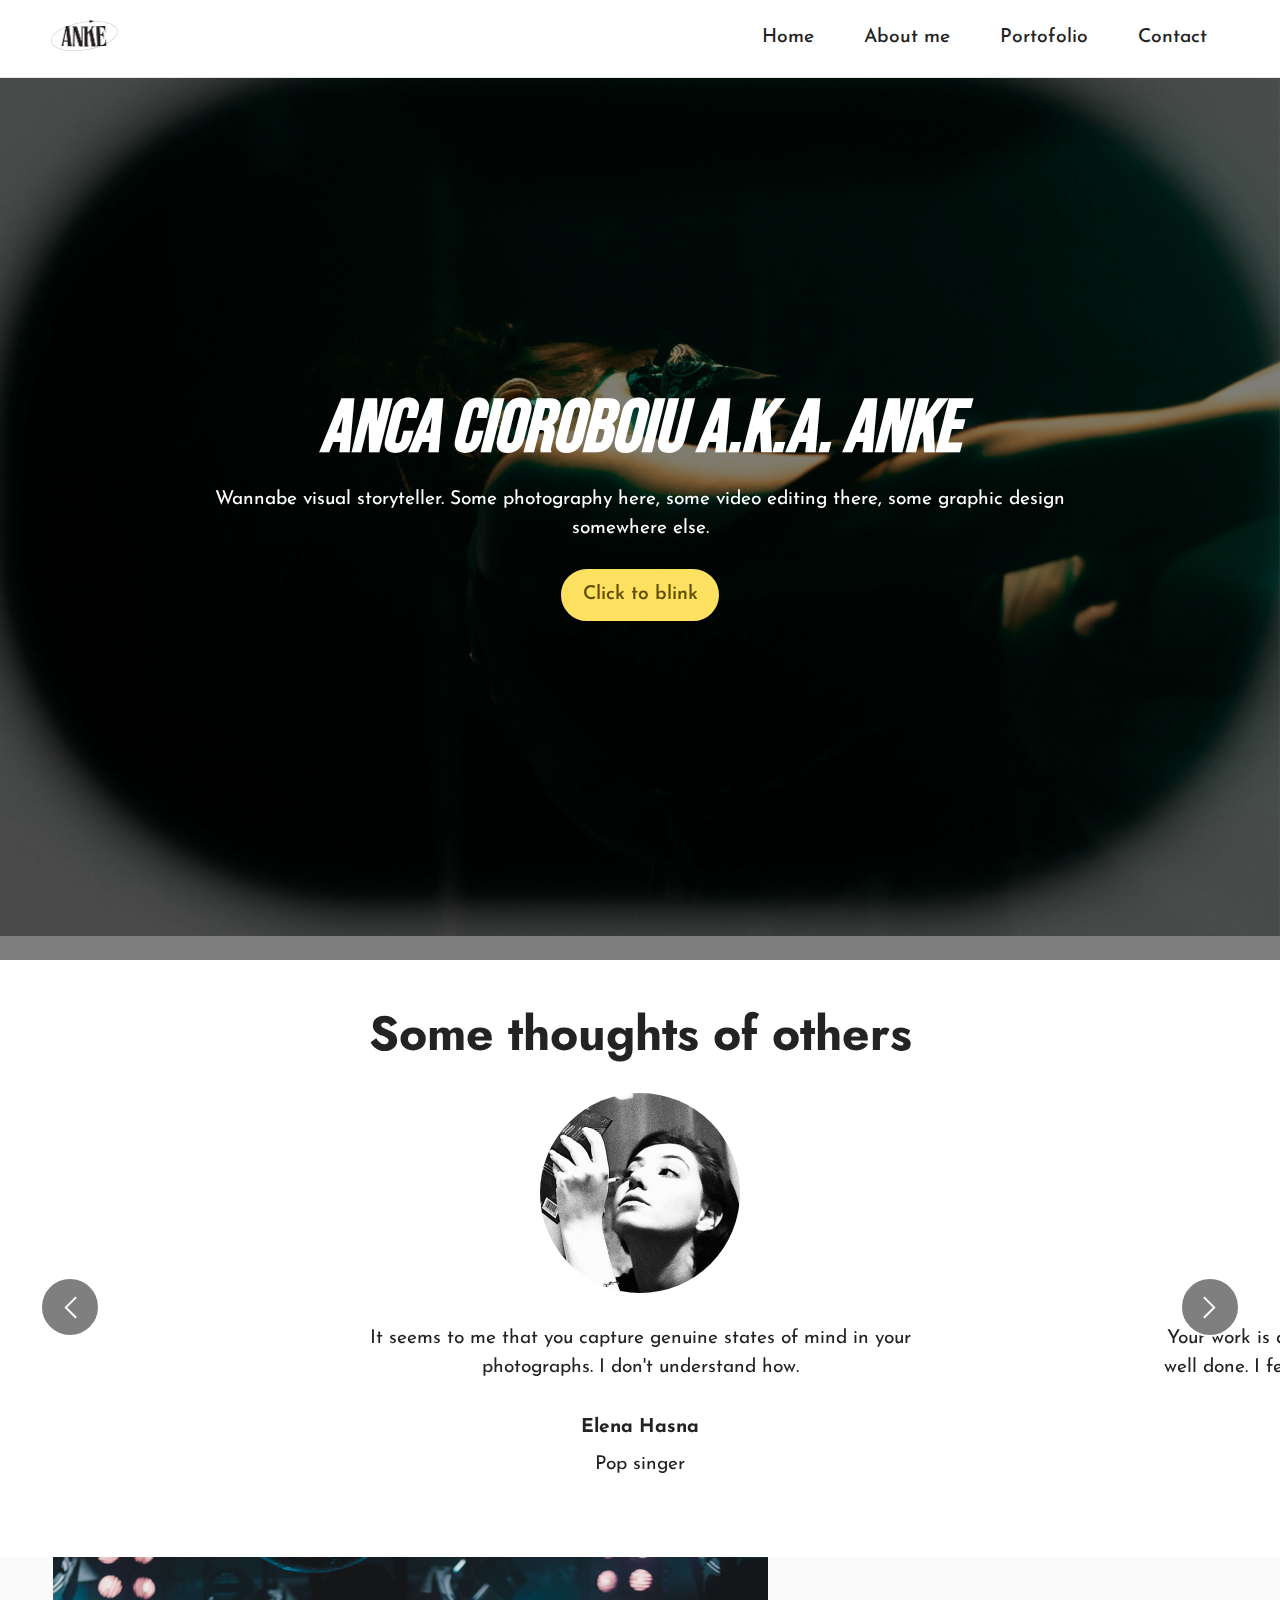
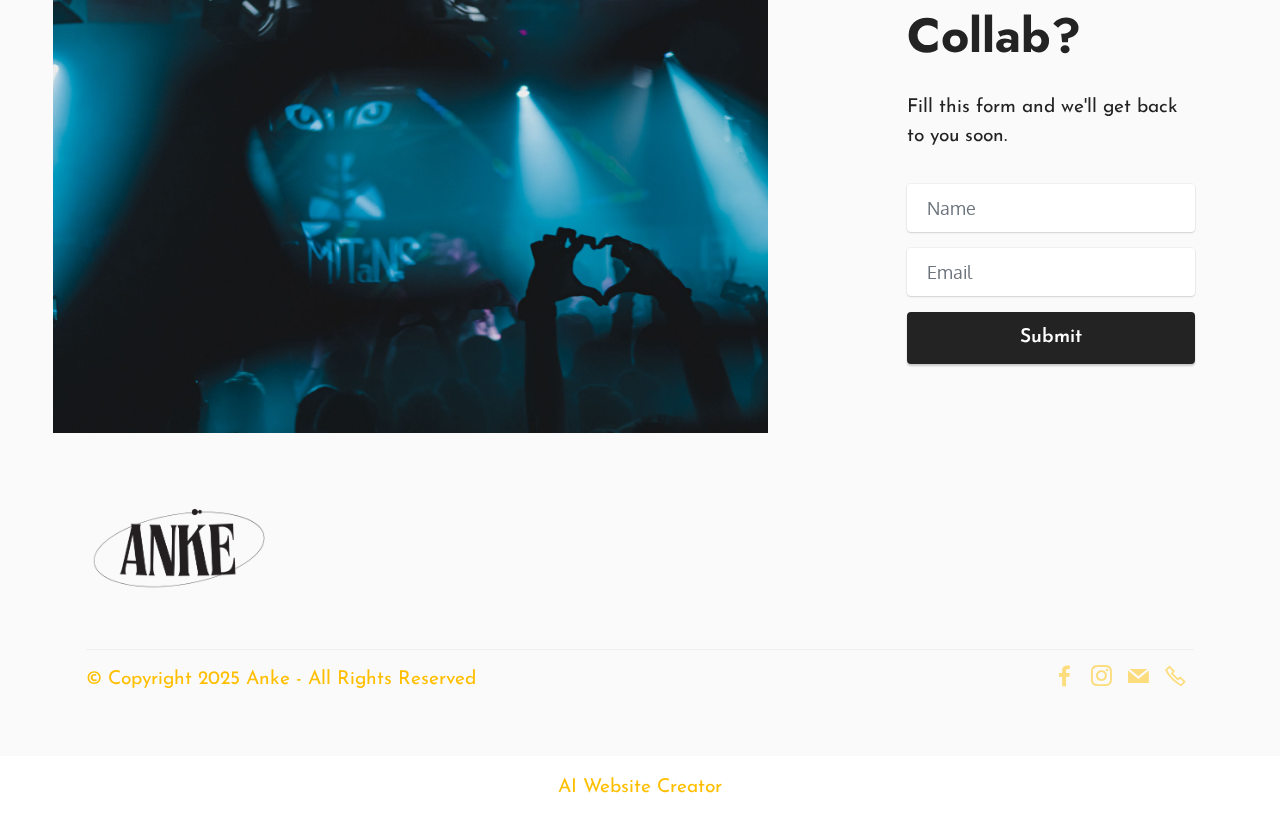
<file: index.html>
<!DOCTYPE html>
<html  >
<head>
  <!-- Site made with Mobirise Website Builder v5.6.8, https://mobirise.com -->
  <meta charset="UTF-8">
  <meta http-equiv="X-UA-Compatible" content="IE=edge">
  <meta name="generator" content="Mobirise v5.6.8, mobirise.com">
  <meta name="twitter:card" content="summary_large_image"/>
  <meta name="twitter:image:src" content="">
  <meta property="og:image" content="">
  <meta name="twitter:title" content="Home">
  <meta name="viewport" content="width=device-width, initial-scale=1, minimum-scale=1">
  <link rel="shortcut icon" href="assets/images/untitled-design-13-145x122.png" type="image/x-icon">
  <meta name="description" content="">
  
  
  <title>Home</title>
  <link rel="stylesheet" href="assets/web/assets/mobirise-icons2/mobirise2.css">
  <link rel="stylesheet" href="assets/bootstrap/css/bootstrap.min.css">
  <link rel="stylesheet" href="assets/bootstrap/css/bootstrap-grid.min.css">
  <link rel="stylesheet" href="assets/bootstrap/css/bootstrap-reboot.min.css">
  <link rel="stylesheet" href="assets/parallax/jarallax.css">
  <link rel="stylesheet" href="assets/dropdown/css/style.css">
  <link rel="stylesheet" href="assets/socicon/css/styles.css">
  <link rel="stylesheet" href="assets/theme/css/style.css">
  <link rel="preload" href="https://fonts.googleapis.com/css?family=Bebas+Neue:400&display=swap" as="style" onload="this.onload=null;this.rel='stylesheet'">
  <noscript><link rel="stylesheet" href="https://fonts.googleapis.com/css?family=Bebas+Neue:400&display=swap"></noscript>
  <link rel="preload" href="https://fonts.googleapis.com/css?family=Jost:100,200,300,400,500,600,700,800,900,100i,200i,300i,400i,500i,600i,700i,800i,900i&display=swap" as="style" onload="this.onload=null;this.rel='stylesheet'">
  <noscript><link rel="stylesheet" href="https://fonts.googleapis.com/css?family=Jost:100,200,300,400,500,600,700,800,900,100i,200i,300i,400i,500i,600i,700i,800i,900i&display=swap"></noscript>
  <link rel="preload" href="https://fonts.googleapis.com/css?family=Josefin+Sans:100,200,300,400,500,600,700,100i,200i,300i,400i,500i,600i,700i&display=swap" as="style" onload="this.onload=null;this.rel='stylesheet'">
  <noscript><link rel="stylesheet" href="https://fonts.googleapis.com/css?family=Josefin+Sans:100,200,300,400,500,600,700,100i,200i,300i,400i,500i,600i,700i&display=swap"></noscript>
  <link rel="preload" href="https://fonts.googleapis.com/css?family=Oxygen:300,400,700&display=swap" as="style" onload="this.onload=null;this.rel='stylesheet'">
  <noscript><link rel="stylesheet" href="https://fonts.googleapis.com/css?family=Oxygen:300,400,700&display=swap"></noscript>
  <link rel="preload" as="style" href="assets/mobirise/css/mbr-additional.css"><link rel="stylesheet" href="assets/mobirise/css/mbr-additional.css" type="text/css">
  
  
  
  
</head>
<body>
  
  <section data-bs-version="5.1" class="menu cid-s48OLK6784" once="menu" id="menu1-h">
    
    <nav class="navbar navbar-dropdown navbar-fixed-top navbar-expand-lg">
        <div class="container-fluid">
            <div class="navbar-brand">
                <span class="navbar-logo">
                    
                        <a href="index.html#header6-m"><img src="assets/images/untitled-design-13-145x122.png" alt="Anca Cioroboiu - Logo" style="height: 3.8rem;"></a>
                    
                </span>
                
            </div>
            <button class="navbar-toggler" type="button" data-toggle="collapse" data-bs-toggle="collapse" data-target="#navbarSupportedContent" data-bs-target="#navbarSupportedContent" aria-controls="navbarNavAltMarkup" aria-expanded="false" aria-label="Toggle navigation">
                <div class="hamburger">
                    <span></span>
                    <span></span>
                    <span></span>
                    <span></span>
                </div>
            </button>
            <div class="collapse navbar-collapse" id="navbarSupportedContent">
                <ul class="navbar-nav nav-dropdown nav-right" data-app-modern-menu="true"><li class="nav-item"><a class="nav-link link text-black text-primary display-7" href="index.html#header6-m">Home</a></li><li class="nav-item"><a class="nav-link link text-black text-primary display-7" href="page1.html#image2-w">About me</a></li><li class="nav-item"><a class="nav-link link text-black text-primary display-7" href="page2.html#slider1-11">Portofolio</a></li>
                    <li class="nav-item"><a class="nav-link link text-black text-primary display-7" href="page3.html#contacts2-16">Contact</a></li></ul>
                
                
            </div>
        </div>
    </nav>

</section>

<section data-bs-version="5.1" class="header6 cid-t6py4Wg7vA mbr-fullscreen mbr-parallax-background" id="header6-m">

    

    
    <div class="mbr-overlay" style="opacity: 0.5; background-color: rgb(0, 0, 0);"></div>

    <div class="align-center container">
        <div class="row justify-content-center">
            <div class="col-12 col-lg-10">
                <h1 class="mbr-section-title mbr-fonts-style mbr-white mb-3 display-1"><strong><em>anca cioroboiu a.k.a. anke</em></strong></h1>
                
                <p class="mbr-text mbr-white mbr-fonts-style display-7">Wannabe visual storyteller. Some photography here, some video editing there, some graphic design somewhere else.</p>
                <div class="mbr-section-btn mt-3"><a class="btn btn-warning display-7" href="page2.html#slider1-11">Click to blink</a></div>
            </div>
        </div>
    </div>
</section>

<section data-bs-version="5.1" class="people5 mbr-embla cid-tYQ2dhOwfj" id="people5-18">

    

    
    

    <div class="position-relative text-center">
        <h3 class="mb-4 mbr-fonts-style display-2"><strong>Some thoughts of others</strong></h3>

        <div class="embla" data-skip-snaps="true" data-align="center" data-loop="true" data-auto-play-interval="5" data-draggable="true">
            <div class="embla__viewport container-fluid">
                <div class="embla__container">
                    <div class="embla__slide slider-image item" style="margin-left: 7rem; margin-right: 7rem;">
                        <div class="user">
                            <div class="user_image">
                                <div class="item-wrapper position-relative">
                                    <img src="assets/images/131923716-2131380910332774-8107667349752411498-n-600x400.jpeg" alt="Mobirise Website Builder">
                                </div>
                            </div>
                            <div class="user_text mb-4">
                                <p class="mbr-fonts-style display-7">
                                    It seems to me that you capture genuine states of mind in your photographs. I don't understand how.
                                </p>
                            </div>
                            <div class="user_name mbr-fonts-style mb-2 display-7">
                                <strong>Elena Hasna</strong></div>
                            <div class="user_desk mbr-fonts-style display-7">Pop singer</div>
                        </div>
                    </div>
                    <div class="embla__slide slider-image item" style="margin-left: 7rem; margin-right: 7rem;">
                        <div class="user">
                            <div class="user_image">
                                <div class="item-wrapper position-relative">
                                    <img src="assets/images/e528fa4a-3dd9-4957-a315-238f0a049b71-600x400.jpg" alt="Mobirise Website Builder">
                                </div>
                            </div>
                            <div class="user_text mb-4">
                                <p class="mbr-fonts-style display-7">
                                    Your work is divine, I love it. The photos are very beautiful and well done. I feel like it's not demonstrative, you're doing this for you.
                                </p>
                            </div>
                            <div class="user_name mbr-fonts-style mb-2 display-7">
                                <strong>Corina Cacovean</strong></div>
                            <div class="user_desk mbr-fonts-style display-7">
                                Advertiser</div>
                        </div>
                    </div>
                    <div class="embla__slide slider-image item" style="margin-left: 7rem; margin-right: 7rem;">
                        <div class="user">
                            <div class="user_image">
                                <div class="item-wrapper position-relative">
                                    <img src="assets/images/bd50dbf0-5a66-4d3e-a15a-261fc83eeac5-2-600x400.jpg" alt="Mobirise Website Builder">
                                </div>
                            </div>
                            <div class="user_text mb-4">
                                <p class="mbr-fonts-style display-7">All is cool, I guess.</p>
                            </div>
                            <div class="user_name mbr-fonts-style mb-2 display-7"><strong>Monica Cioroboiu</strong></div>
                            <div class="user_desk mbr-fonts-style display-7">
                                Engineer and actual mother</div>
                        </div>
                    </div>
                </div>
            </div>
            <button class="embla__button embla__button--prev">
                <span class="mobi-mbri mobi-mbri-arrow-prev mbr-iconfont" aria-hidden="true"></span>
                <span class="sr-only visually-hidden visually-hidden">Previous</span>
            </button>
            <button class="embla__button embla__button--next">
                <span class="mobi-mbri mobi-mbri-arrow-next mbr-iconfont" aria-hidden="true"></span>
                <span class="sr-only visually-hidden visually-hidden">Next</span>
            </button>
        </div>
    </div>
</section>

<section data-bs-version="5.1" class="form3 cid-tYPr1bELdk" id="form3-o">

    

    

    <div class="container-fluid">
        <div class="row justify-content-center">
            <div class="col-lg-7 col-12">
                <div class="image-wrapper">
                    <img class="w-100" src="assets/images/adulti-171-1855x1236.jpg" alt="Mobirise Website Builder">
                </div>
            </div>
            <div class="col-lg-3 offset-lg-1 mbr-form" data-form-type="formoid">
                <form action="https://mobirise.eu/" method="POST" class="mbr-form form-with-styler" data-form-title="Form Name"><input type="hidden" name="email" data-form-email="true" value="SonGfUoWHGMnHVTkxbGV7SLzUt/4sdLHb4ixZmamK+0QLruNjCxHnq2cgWN+zf8exJNeJGjxabU+40E6xHf2LqdXk8ep8L6SwglES3m/UvVKAqrUXWc8HlTXPXU7K0Ta">
                    <div class="row">
                        <div hidden="hidden" data-form-alert="" class="alert alert-success col-12">Thanks for filling out the form!</div>
                        <div hidden="hidden" data-form-alert-danger="" class="alert alert-danger col-12">
                            Oops...! some problem!
                        </div>
                    </div>
                    <div class="dragArea row">
                        <div class="col-lg-12 col-md-12 col-sm-12">
                            <h1 class="mbr-section-title mb-4 display-2">
                                <strong>Collab?</strong></h1>
                        </div>
                        <div class="col-lg-12 col-md-12 col-sm-12">
                            <p class="mbr-text mbr-fonts-style mb-4 display-7">Fill this form and we'll get back to you
                                soon.</p>
                        </div>
                        <div data-for="name" class="col-lg-12 col-md col-sm-12 form-group mb-3">
                            <input type="text" name="name" placeholder="Name" data-form-field="name" class="form-control" value="" id="name-form3-o">
                        </div>
                        <div class="col-lg-12 col-md col-sm-12 form-group mb-3" data-for="email">
                            <input type="email" name="email" placeholder="Email" data-form-field="email" class="form-control" value="" id="email-form3-o">
                        </div>
                        <div class="col-md-auto col-12 mbr-section-btn"><button type="submit" class="btn btn-black display-7">Submit</button></div>
                    </div>
                </form>
            </div>
            <div class="offset-lg-1"></div>
        </div>
    </div>
</section>

<section data-bs-version="5.1" class="footer5 cid-tYPrKRsF1f" once="footers" id="footer5-q">

    

    

    <div class="container">
        <div class="media-container-row">
            <div class="col-md-2 col-6">
                <div class="media-wrap">
                    <a href="index.html#header6-m">
                        <img src="assets/images/untitled-design-12-429x360.png" alt="Mobirise Website Builder">
                    </a>
                </div>
            </div>
            <div class="col-10 col-6">
                <p class="mbr-text align-right links mbr-fonts-style display-7">&nbsp; &nbsp; &nbsp; &nbsp; &nbsp; &nbsp; &nbsp; &nbsp; &nbsp; &nbsp; &nbsp; &nbsp; &nbsp;</p>
            </div>
        </div>
        <!-- <div class="media-container-row">
            <div class="col-md-12"> -->
        <div class="footer-lower">
            <div class="media-container-row">
                <div class="col-md-12">
                    <hr>
                </div>
            </div>
            <div class="media-container-row">
                <div class="col-md-6 copyright">
                    <p class="mbr-text mbr-fonts-style display-7">
                        © Copyright 2025 Anke - All Rights Reserved
                    </p>
                </div>
                <div class="col-md-6">
                    <div class="social-list align-right">
                        <div class="soc-item">
                            <a href="http://www.facebook.com/anca.crb" target="_blank">
                                <span class="mbr-iconfont mbr-iconfont-social socicon-facebook socicon" style="color: rgb(255, 191, 0); fill: rgb(255, 191, 0);"></span>
                            </a>
                        </div>
                        <div class="soc-item">
                            <a href="http://instagram.com/76___1" target="_blank">
                                <span class="mbr-iconfont mbr-iconfont-social socicon-instagram socicon" style="color: rgb(255, 191, 0); fill: rgb(255, 191, 0);"></span>
                            </a>
                        </div>
                        <div class="soc-item">
                            <a href="mailto:anca.cioroboiu@gmail.com">
                                <span class="mbr-iconfont mbr-iconfont-social socicon-mail socicon" style="color: rgb(255, 191, 0); fill: rgb(255, 191, 0);"></span>
                            </a>
                        </div>
                        <div class="soc-item">
                            <a href="tel:+4 0724228913">
                                <span class="mbr-iconfont mbr-iconfont-social mobi-mbri-phone mobi-mbri" style="color: rgb(255, 191, 0); fill: rgb(255, 191, 0);"></span>
                            </a>
                        </div>
                        
                        
                    </div>
                </div>
            </div>
            <!-- </div>
            </div> -->
        </div>

    </div>
</section><section class="display-7" style="padding: 0;align-items: center;justify-content: center;flex-wrap: wrap;    align-content: center;display: flex;position: relative;height: 4rem;"><a href="https://mobiri.se/" style="flex: 1 1;height: 4rem;position: absolute;width: 100%;z-index: 1;"><img alt="" style="height: 4rem;" src="[data-uri]"></a><p style="margin: 0;text-align: center;" class="display-7">&#8204;</p><a style="z-index:1" href="https://mobirise.com/builder/ai-website-builder.html">AI Website Creator</a></section><script src="assets/bootstrap/js/bootstrap.bundle.min.js"></script>  <script src="assets/parallax/jarallax.js"></script>  <script src="assets/smoothscroll/smooth-scroll.js"></script>  <script src="assets/ytplayer/index.js"></script>  <script src="assets/dropdown/js/navbar-dropdown.js"></script>  <script src="assets/embla/embla.min.js"></script>  <script src="assets/embla/script.js"></script>  <script src="assets/theme/js/script.js"></script>  <script src="assets/formoid/formoid.min.js"></script>  
  
  
</body>
</html>
</file>
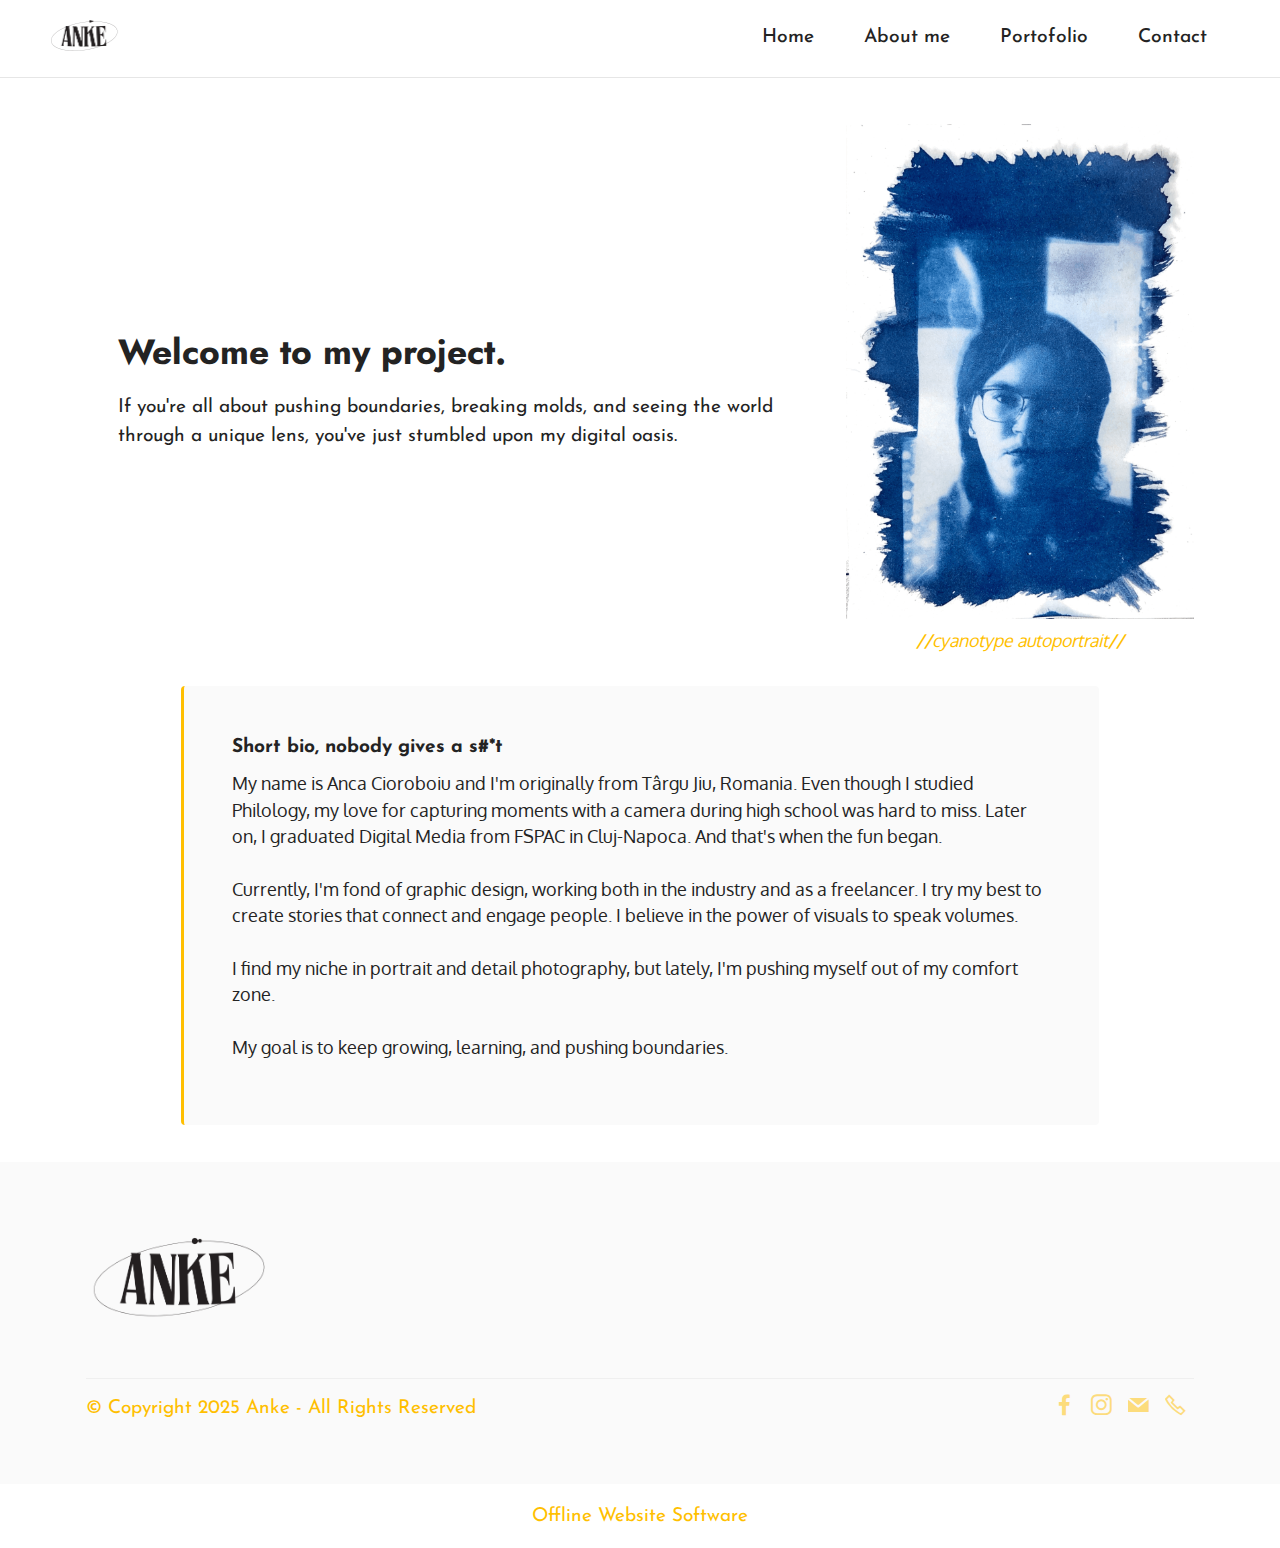
<file: page1.html>
<!DOCTYPE html>
<html  >
<head>
  <!-- Site made with Mobirise Website Builder v5.6.8, https://mobirise.com -->
  <meta charset="UTF-8">
  <meta http-equiv="X-UA-Compatible" content="IE=edge">
  <meta name="generator" content="Mobirise v5.6.8, mobirise.com">
  <meta name="twitter:card" content="summary_large_image"/>
  <meta name="twitter:image:src" content="">
  <meta property="og:image" content="">
  <meta name="twitter:title" content="About me">
  <meta name="viewport" content="width=device-width, initial-scale=1, minimum-scale=1">
  <link rel="shortcut icon" href="assets/images/untitled-design-13-145x122.png" type="image/x-icon">
  <meta name="description" content="">
  
  
  <title>About me</title>
  <link rel="stylesheet" href="assets/web/assets/mobirise-icons2/mobirise2.css">
  <link rel="stylesheet" href="assets/bootstrap/css/bootstrap.min.css">
  <link rel="stylesheet" href="assets/bootstrap/css/bootstrap-grid.min.css">
  <link rel="stylesheet" href="assets/bootstrap/css/bootstrap-reboot.min.css">
  <link rel="stylesheet" href="assets/dropdown/css/style.css">
  <link rel="stylesheet" href="assets/socicon/css/styles.css">
  <link rel="stylesheet" href="assets/theme/css/style.css">
  <link rel="preload" href="https://fonts.googleapis.com/css?family=Bebas+Neue:400&display=swap" as="style" onload="this.onload=null;this.rel='stylesheet'">
  <noscript><link rel="stylesheet" href="https://fonts.googleapis.com/css?family=Bebas+Neue:400&display=swap"></noscript>
  <link rel="preload" href="https://fonts.googleapis.com/css?family=Jost:100,200,300,400,500,600,700,800,900,100i,200i,300i,400i,500i,600i,700i,800i,900i&display=swap" as="style" onload="this.onload=null;this.rel='stylesheet'">
  <noscript><link rel="stylesheet" href="https://fonts.googleapis.com/css?family=Jost:100,200,300,400,500,600,700,800,900,100i,200i,300i,400i,500i,600i,700i,800i,900i&display=swap"></noscript>
  <link rel="preload" href="https://fonts.googleapis.com/css?family=Josefin+Sans:100,200,300,400,500,600,700,100i,200i,300i,400i,500i,600i,700i&display=swap" as="style" onload="this.onload=null;this.rel='stylesheet'">
  <noscript><link rel="stylesheet" href="https://fonts.googleapis.com/css?family=Josefin+Sans:100,200,300,400,500,600,700,100i,200i,300i,400i,500i,600i,700i&display=swap"></noscript>
  <link rel="preload" href="https://fonts.googleapis.com/css?family=Oxygen:300,400,700&display=swap" as="style" onload="this.onload=null;this.rel='stylesheet'">
  <noscript><link rel="stylesheet" href="https://fonts.googleapis.com/css?family=Oxygen:300,400,700&display=swap"></noscript>
  <link rel="preload" as="style" href="assets/mobirise/css/mbr-additional.css"><link rel="stylesheet" href="assets/mobirise/css/mbr-additional.css" type="text/css">
  
  
  
  
</head>
<body>
  
  <section data-bs-version="5.1" class="menu cid-s48OLK6784" once="menu" id="menu1-r">
    
    <nav class="navbar navbar-dropdown navbar-fixed-top navbar-expand-lg">
        <div class="container-fluid">
            <div class="navbar-brand">
                <span class="navbar-logo">
                    
                        <a href="index.html#header6-m"><img src="assets/images/untitled-design-13-145x122.png" alt="Anca Cioroboiu - Logo" style="height: 3.8rem;"></a>
                    
                </span>
                
            </div>
            <button class="navbar-toggler" type="button" data-toggle="collapse" data-bs-toggle="collapse" data-target="#navbarSupportedContent" data-bs-target="#navbarSupportedContent" aria-controls="navbarNavAltMarkup" aria-expanded="false" aria-label="Toggle navigation">
                <div class="hamburger">
                    <span></span>
                    <span></span>
                    <span></span>
                    <span></span>
                </div>
            </button>
            <div class="collapse navbar-collapse" id="navbarSupportedContent">
                <ul class="navbar-nav nav-dropdown nav-right" data-app-modern-menu="true"><li class="nav-item"><a class="nav-link link text-black text-primary display-7" href="index.html#header6-m">Home</a></li><li class="nav-item"><a class="nav-link link text-black text-primary display-7" href="page1.html#image2-w">About me</a></li><li class="nav-item"><a class="nav-link link text-black text-primary display-7" href="page2.html#slider1-11">Portofolio</a></li>
                    <li class="nav-item"><a class="nav-link link text-black text-primary display-7" href="page3.html#contacts2-16">Contact</a></li></ul>
                
                
            </div>
        </div>
    </nav>

</section>

<section data-bs-version="5.1" class="image2 cid-tYPzxyfPJa" id="image2-w">
    

    
    

    <div class="container">
        <div class="row align-items-center">
            <div class="col-12 col-lg-4">
                <div class="image-wrapper">
                    <img src="assets/images/img-5092-1036x1474.png" alt="Autoportrait">
                    <p class="mbr-description mbr-fonts-style mt-2 align-center display-4"><em><strong>
                        //</strong>cyanotype autoportrait<strong>//</strong></em></p>
                </div>
            </div>
            <div class="col-12 col-lg">
                <div class="text-wrapper">
                    <h3 class="mbr-section-title mbr-fonts-style mb-3 display-5"><strong>Welcome to my project.</strong></h3>
                    <p class="mbr-text mbr-fonts-style display-7">
                        If you're all about pushing boundaries, breaking molds, and seeing the world through a unique lens, you've just stumbled upon my digital oasis. </p>
                </div>
            </div>
        </div>
    </div>
</section>

<section data-bs-version="5.1" class="content7 cid-tYPwpNq6KK" id="content7-v">
    
    <div class="container">
        <div class="row justify-content-center">
            <div class="col-12 col-md-10">
                <blockquote>
                <h5 class="mbr-section-title mbr-fonts-style mb-2 display-7"><strong>Short bio, nobody gives a s#*t</strong></h5>
                <p class="mbr-text mbr-fonts-style display-4">My name is Anca Cioroboiu and I'm originally from Târgu Jiu, Romania. Even though I studied Philology, my love for capturing moments with a camera during high school was hard to miss. Later on, I graduated Digital Media from FSPAC in Cluj-Napoca. And that's when the fun began.<br><br>Currently, I'm fond of graphic design, working both in the industry and as a freelancer. I try my best to create stories that connect and engage people. I believe in the power of visuals to speak volumes.<br><br>I find my niche in portrait and detail photography, but lately, I'm pushing myself out of my comfort zone.<br><br>My goal is to keep growing, learning, and pushing boundaries.<br></p></blockquote>
            </div>
        </div>
    </div>
</section>

<section data-bs-version="5.1" class="footer5 cid-tYPrKRsF1f" once="footers" id="footer5-s">

    

    

    <div class="container">
        <div class="media-container-row">
            <div class="col-md-2 col-6">
                <div class="media-wrap">
                    <a href="index.html#header6-m">
                        <img src="assets/images/untitled-design-12-429x360.png" alt="Mobirise Website Builder">
                    </a>
                </div>
            </div>
            <div class="col-10 col-6">
                <p class="mbr-text align-right links mbr-fonts-style display-7">&nbsp; &nbsp; &nbsp; &nbsp; &nbsp; &nbsp; &nbsp; &nbsp; &nbsp; &nbsp; &nbsp; &nbsp; &nbsp;</p>
            </div>
        </div>
        <!-- <div class="media-container-row">
            <div class="col-md-12"> -->
        <div class="footer-lower">
            <div class="media-container-row">
                <div class="col-md-12">
                    <hr>
                </div>
            </div>
            <div class="media-container-row">
                <div class="col-md-6 copyright">
                    <p class="mbr-text mbr-fonts-style display-7">
                        © Copyright 2025 Anke - All Rights Reserved
                    </p>
                </div>
                <div class="col-md-6">
                    <div class="social-list align-right">
                        <div class="soc-item">
                            <a href="http://www.facebook.com/anca.crb" target="_blank">
                                <span class="mbr-iconfont mbr-iconfont-social socicon-facebook socicon" style="color: rgb(255, 191, 0); fill: rgb(255, 191, 0);"></span>
                            </a>
                        </div>
                        <div class="soc-item">
                            <a href="http://instagram.com/76___1" target="_blank">
                                <span class="mbr-iconfont mbr-iconfont-social socicon-instagram socicon" style="color: rgb(255, 191, 0); fill: rgb(255, 191, 0);"></span>
                            </a>
                        </div>
                        <div class="soc-item">
                            <a href="mailto:anca.cioroboiu@gmail.com">
                                <span class="mbr-iconfont mbr-iconfont-social socicon-mail socicon" style="color: rgb(255, 191, 0); fill: rgb(255, 191, 0);"></span>
                            </a>
                        </div>
                        <div class="soc-item">
                            <a href="tel:+4 0724228913">
                                <span class="mbr-iconfont mbr-iconfont-social mobi-mbri-phone mobi-mbri" style="color: rgb(255, 191, 0); fill: rgb(255, 191, 0);"></span>
                            </a>
                        </div>
                        
                        
                    </div>
                </div>
            </div>
            <!-- </div>
            </div> -->
        </div>

    </div>
</section><section class="display-7" style="padding: 0;align-items: center;justify-content: center;flex-wrap: wrap;    align-content: center;display: flex;position: relative;height: 4rem;"><a href="https://mobiri.se/" style="flex: 1 1;height: 4rem;position: absolute;width: 100%;z-index: 1;"><img alt="" style="height: 4rem;" src="[data-uri]"></a><p style="margin: 0;text-align: center;" class="display-7">&#8204;</p><a style="z-index:1" href="https://mobirise.com/offline-website-builder.html">Offline Website Software</a></section><script src="assets/bootstrap/js/bootstrap.bundle.min.js"></script>  <script src="assets/smoothscroll/smooth-scroll.js"></script>  <script src="assets/ytplayer/index.js"></script>  <script src="assets/dropdown/js/navbar-dropdown.js"></script>  <script src="assets/theme/js/script.js"></script>  
  
  
</body>
</html>
</file>
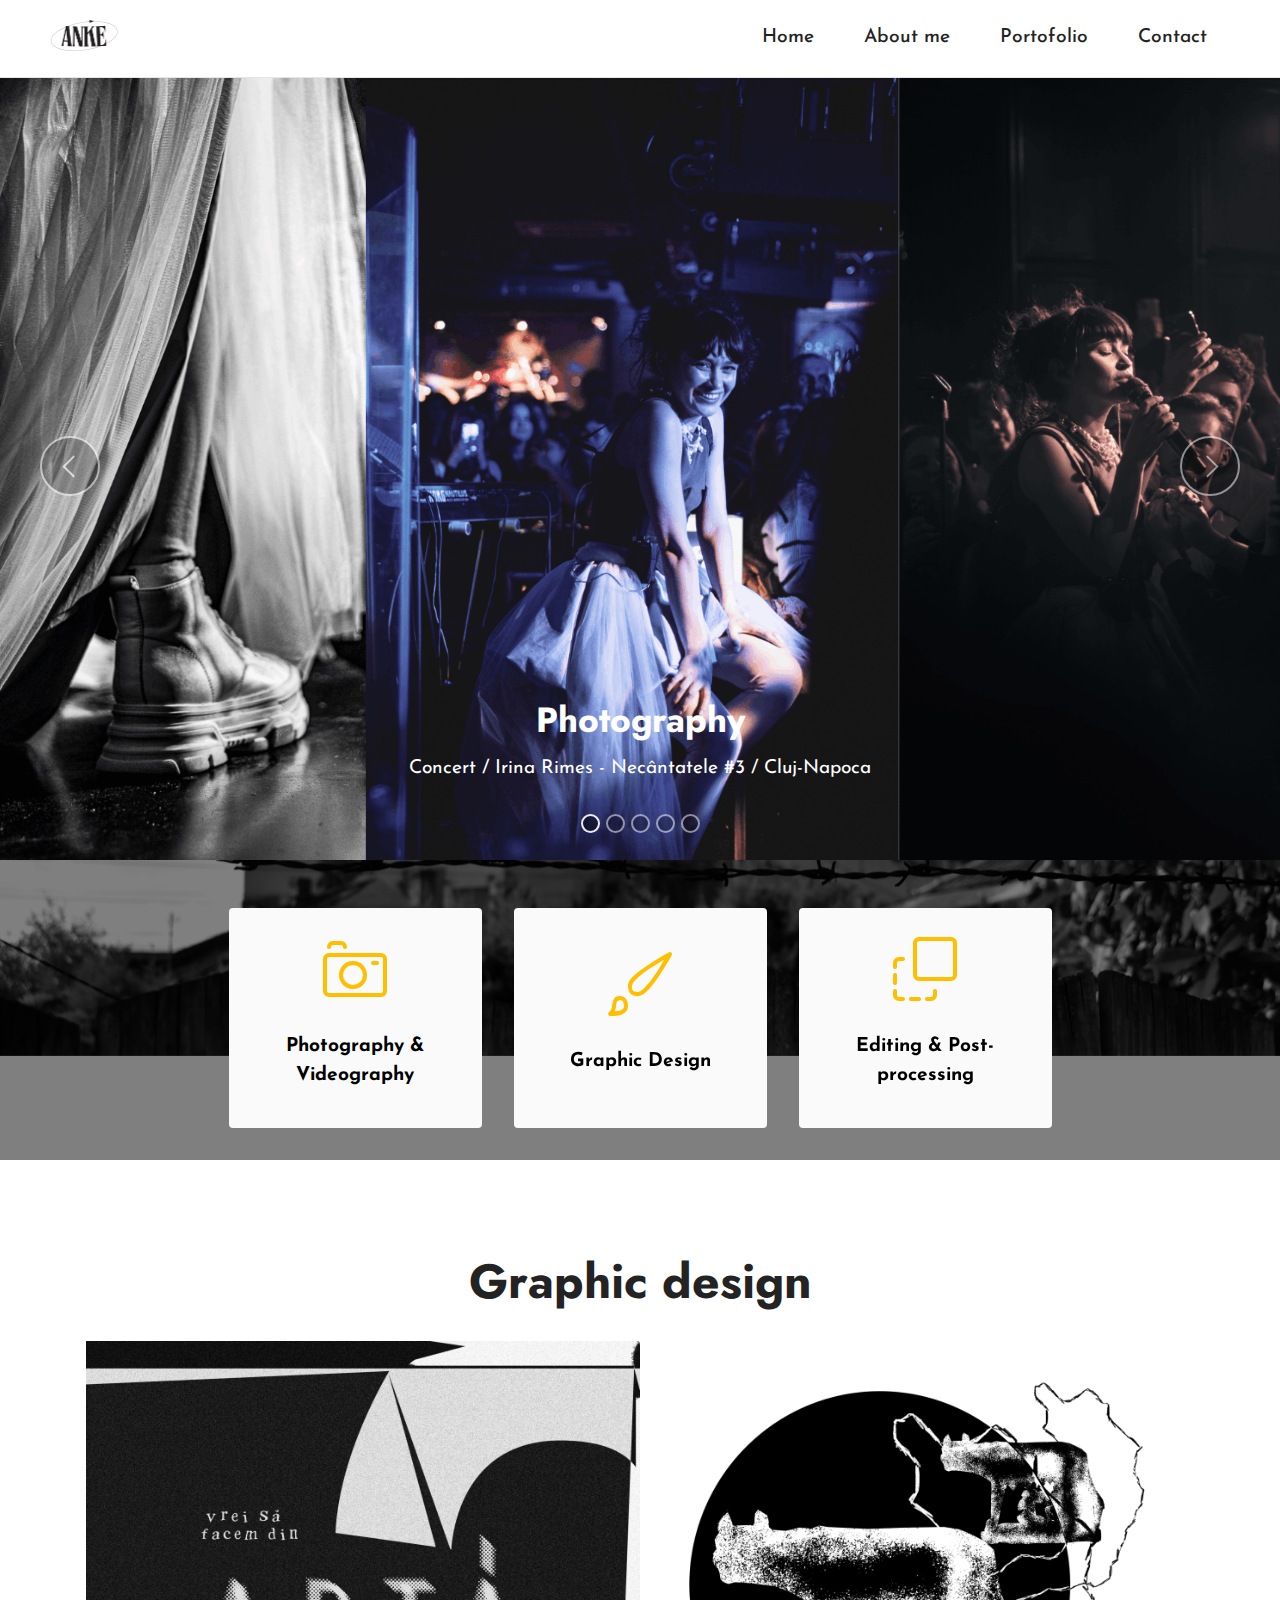
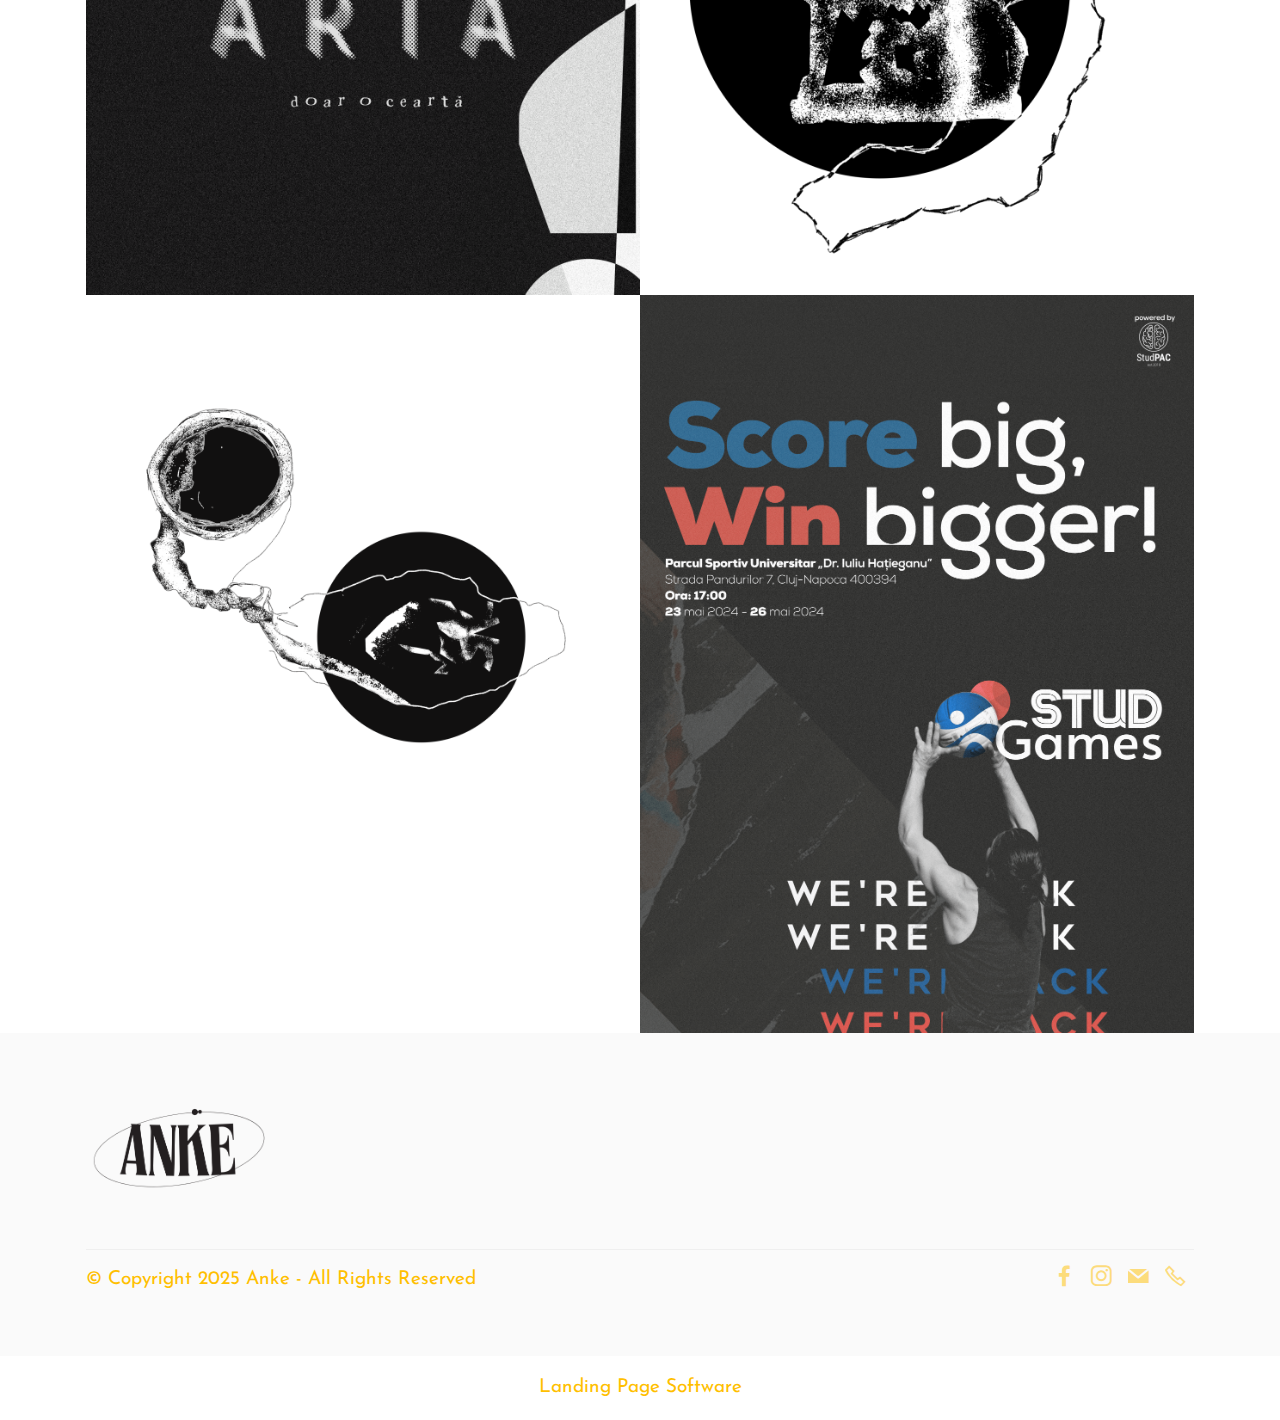
<file: page2.html>
<!DOCTYPE html>
<html  >
<head>
  <!-- Site made with Mobirise Website Builder v5.6.8, https://mobirise.com -->
  <meta charset="UTF-8">
  <meta http-equiv="X-UA-Compatible" content="IE=edge">
  <meta name="generator" content="Mobirise v5.6.8, mobirise.com">
  <meta name="twitter:card" content="summary_large_image"/>
  <meta name="twitter:image:src" content="">
  <meta property="og:image" content="">
  <meta name="twitter:title" content="Portofolio">
  <meta name="viewport" content="width=device-width, initial-scale=1, minimum-scale=1">
  <link rel="shortcut icon" href="assets/images/untitled-design-13-145x122.png" type="image/x-icon">
  <meta name="description" content="">
  
  
  <title>Portofolio</title>
  <link rel="stylesheet" href="assets/web/assets/mobirise-icons2/mobirise2.css">
  <link rel="stylesheet" href="assets/web/assets/mobirise-icons-bold/mobirise-icons-bold.css">
  <link rel="stylesheet" href="assets/bootstrap/css/bootstrap.min.css">
  <link rel="stylesheet" href="assets/bootstrap/css/bootstrap-grid.min.css">
  <link rel="stylesheet" href="assets/bootstrap/css/bootstrap-reboot.min.css">
  <link rel="stylesheet" href="assets/parallax/jarallax.css">
  <link rel="stylesheet" href="assets/dropdown/css/style.css">
  <link rel="stylesheet" href="assets/socicon/css/styles.css">
  <link rel="stylesheet" href="assets/theme/css/style.css">
  <link rel="preload" href="https://fonts.googleapis.com/css?family=Bebas+Neue:400&display=swap" as="style" onload="this.onload=null;this.rel='stylesheet'">
  <noscript><link rel="stylesheet" href="https://fonts.googleapis.com/css?family=Bebas+Neue:400&display=swap"></noscript>
  <link rel="preload" href="https://fonts.googleapis.com/css?family=Jost:100,200,300,400,500,600,700,800,900,100i,200i,300i,400i,500i,600i,700i,800i,900i&display=swap" as="style" onload="this.onload=null;this.rel='stylesheet'">
  <noscript><link rel="stylesheet" href="https://fonts.googleapis.com/css?family=Jost:100,200,300,400,500,600,700,800,900,100i,200i,300i,400i,500i,600i,700i,800i,900i&display=swap"></noscript>
  <link rel="preload" href="https://fonts.googleapis.com/css?family=Josefin+Sans:100,200,300,400,500,600,700,100i,200i,300i,400i,500i,600i,700i&display=swap" as="style" onload="this.onload=null;this.rel='stylesheet'">
  <noscript><link rel="stylesheet" href="https://fonts.googleapis.com/css?family=Josefin+Sans:100,200,300,400,500,600,700,100i,200i,300i,400i,500i,600i,700i&display=swap"></noscript>
  <link rel="preload" href="https://fonts.googleapis.com/css?family=Oxygen:300,400,700&display=swap" as="style" onload="this.onload=null;this.rel='stylesheet'">
  <noscript><link rel="stylesheet" href="https://fonts.googleapis.com/css?family=Oxygen:300,400,700&display=swap"></noscript>
  <link rel="preload" as="style" href="assets/mobirise/css/mbr-additional.css"><link rel="stylesheet" href="assets/mobirise/css/mbr-additional.css" type="text/css">
  
  
  
  
</head>
<body>
  
  <section data-bs-version="5.1" class="menu cid-s48OLK6784" once="menu" id="menu1-y">
    
    <nav class="navbar navbar-dropdown navbar-fixed-top navbar-expand-lg">
        <div class="container-fluid">
            <div class="navbar-brand">
                <span class="navbar-logo">
                    
                        <a href="index.html#header6-m"><img src="assets/images/untitled-design-13-145x122.png" alt="Anca Cioroboiu - Logo" style="height: 3.8rem;"></a>
                    
                </span>
                
            </div>
            <button class="navbar-toggler" type="button" data-toggle="collapse" data-bs-toggle="collapse" data-target="#navbarSupportedContent" data-bs-target="#navbarSupportedContent" aria-controls="navbarNavAltMarkup" aria-expanded="false" aria-label="Toggle navigation">
                <div class="hamburger">
                    <span></span>
                    <span></span>
                    <span></span>
                    <span></span>
                </div>
            </button>
            <div class="collapse navbar-collapse" id="navbarSupportedContent">
                <ul class="navbar-nav nav-dropdown nav-right" data-app-modern-menu="true"><li class="nav-item"><a class="nav-link link text-black text-primary display-7" href="index.html#header6-m">Home</a></li><li class="nav-item"><a class="nav-link link text-black text-primary display-7" href="page1.html#image2-w">About me</a></li><li class="nav-item"><a class="nav-link link text-black text-primary display-7" href="page2.html#slider1-11">Portofolio</a></li>
                    <li class="nav-item"><a class="nav-link link text-black text-primary display-7" href="page3.html#contacts2-16">Contact</a></li></ul>
                
                
            </div>
        </div>
    </nav>

</section>

<section data-bs-version="5.1" class="slider1 cid-tYPRmKh9xH" id="slider1-11">
    
    <div class="carousel slide carousel-fade" id="tYQmtzpvTS" data-ride="carousel" data-bs-ride="carousel" data-interval="5000" data-bs-interval="5000">
        <ol class="carousel-indicators">
            <li data-slide-to="0" data-bs-slide-to="0" class="active" data-target="#tYQmtzpvTS" data-bs-target="#tYQmtzpvTS"></li><li data-slide-to="1" data-bs-slide-to="1" class="" data-target="#tYQmtzpvTS" data-bs-target="#tYQmtzpvTS"></li><li data-slide-to="2" data-bs-slide-to="2" class="" data-target="#tYQmtzpvTS" data-bs-target="#tYQmtzpvTS"></li><li data-slide-to="3" data-bs-slide-to="3" class="" data-target="#tYQmtzpvTS" data-bs-target="#tYQmtzpvTS"></li><li data-slide-to="4" data-bs-slide-to="4" class="" data-target="#tYQmtzpvTS" data-bs-target="#tYQmtzpvTS"></li>
            
            
        </ol>
        <div class="carousel-inner">
            
            
            <div class="carousel-item slider-image item active">
                <div class="item-wrapper">
                    <img class="d-block w-100" src="assets/images/untitled-design-16-1900x1069.png" alt="Mobirise Website Builder" data-slide-to="0" data-bs-slide-to="0">
                    
                    <div class="carousel-caption">
                        <h5 class="mbr-section-subtitle mbr-fonts-style display-5">
                            <strong>Photography</strong></h5>
                        <p class="mbr-section-text mbr-fonts-style display-7">Concert / Irina Rimes - Necântatele #3 / Cluj-Napoca</p>
                    </div>
                </div>
            </div><div class="carousel-item slider-image item">
                <div class="item-wrapper">
                    <img class="d-block w-100" src="assets/images/adulti-169-1900x1266.jpg" alt="Mobirise Website Builder" data-slide-to="1" data-bs-slide-to="1">
                    
                    <div class="carousel-caption">
                        <h5 class="mbr-section-subtitle mbr-fonts-style display-5">
                            <strong>Photography</strong></h5>
                        <p class="mbr-section-text mbr-fonts-style display-7">Concert / The Motans - Grand Christmas / Cluj-Napoca</p>
                    </div>
                </div>
            </div><div class="carousel-item slider-image item">
                <div class="item-wrapper">
                    <img class="d-block w-100" src="assets/images/adulti-172-1900x1266.jpg" alt="Mobirise Website Builder" data-slide-to="2" data-bs-slide-to="2">
                    
                    <div class="carousel-caption">
                        <h5 class="mbr-section-subtitle mbr-fonts-style display-5">
                            <strong>Photography</strong></h5>
                        <p class="mbr-section-text mbr-fonts-style display-7">Concert / The Motans - Grand Christmas / Cluj-Napoca</p>
                    </div>
                </div>
            </div><div class="carousel-item slider-image item">
                <div class="item-wrapper">
                    <img class="d-block w-100" src="assets/images/dsc-842-1900x1267.jpg" alt="Mobirise Website Builder" data-slide-to="3" data-bs-slide-to="3">
                    
                    <div class="carousel-caption">
                        <h5 class="mbr-section-subtitle mbr-fonts-style display-5">
                            <strong>Photography</strong></h5>
                        <p class="mbr-section-text mbr-fonts-style display-7">Urbex Documenting - Târgu Jiu</p>
                    </div>
                </div>
            </div><div class="carousel-item slider-image item">
                <div class="item-wrapper">
                    <img class="d-block w-100" src="assets/images/untitled-design-17-1900x1069.png" alt="Mobirise Website Builder" data-slide-to="4" data-bs-slide-to="4">
                    
                    <div class="carousel-caption">
                        <h5 class="mbr-section-subtitle mbr-fonts-style display-5">
                            <strong>Photography</strong></h5>
                        <p class="mbr-section-text mbr-fonts-style display-7">Black&amp;White Documenting - Târgu Jiu</p>
                    </div>
                </div>
            </div>
        </div>
        <a class="carousel-control carousel-control-prev" role="button" data-slide="prev" data-bs-slide="prev" href="#tYQmtzpvTS">
            <span class="mobi-mbri mobi-mbri-arrow-prev" aria-hidden="true"></span>
            <span class="sr-only visually-hidden">Previous</span>
        </a>
        <a class="carousel-control carousel-control-next" role="button" data-slide="next" data-bs-slide="next" href="#tYQmtzpvTS">
            <span class="mobi-mbri mobi-mbri-arrow-next" aria-hidden="true"></span>
            <span class="sr-only visually-hidden">Next</span>
        </a>
    </div>
</section>

<section data-bs-version="5.1" class="features1 cid-tYPPPnUBLH mbr-parallax-background" id="features2-10">

    

    
    <div class="mbr-overlay" style="opacity: 0.5; background-color: rgb(0, 0, 0);">
    </div>
    <div class="container">
        <div class="row justify-content-center">
            <div class="col-12 col-md-6 col-lg-3">
                <div class="card-wrapper">
                    <div class="card-box align-center">
                        <a href="page2.html#slider1-11"><span class="mbr-iconfont mbrib-camera"></span></a>
                        <h4 class="card-title align-center mbr-black mbr-fonts-style display-7">
                            <strong>Photography &amp; Videography</strong></h4>
                    </div>
                </div>
            </div>
            <div class="col-12 col-md-6 col-lg-3">
                <div class="card-wrapper">
                    <div class="card-box align-center">
                        <a href="page2.html#gallery4-12"><span class="mbr-iconfont mbrib-change-style"></span></a>
                        <h4 class="card-title align-center mbr-black mbr-fonts-style display-7">
                            <strong>Graphic Design</strong></h4>
                    </div>
                </div>
            </div>
            <div class="col-12 col-md-6 col-lg-3">
                <div class="card-wrapper">
                    <div class="card-box align-center">
                        <span class="mbr-iconfont mbrib-drag-n-drop"></span>
                        <h4 class="card-title align-center mbr-black mbr-fonts-style display-7">
                            <strong>Editing &amp; Post-processing</strong></h4>
                    </div>
                </div>
            </div>
            
        </div>
    </div>
</section>

<section data-bs-version="5.1" class="gallery4 mbr-gallery cid-tYPW6iwL6a" id="gallery4-12">
    

    
    

    <div class="container">
        <div class="mbr-section-head">
            <h3 class="mbr-section-title mbr-fonts-style align-center m-0 display-2"><strong>Graphic design</strong></h3>
            
        </div>
        <div class="row mbr-gallery mt-4">
            
            <div class="col-12 col-md-6 col-lg-6 item gallery-image active">
                <div class="item-wrapper" data-toggle="modal" data-bs-toggle="modal" data-target="#tYQmtA598k-modal" data-bs-target="#tYQmtA598k-modal">
                    <img class="w-100" src="assets/images/ceartta-1288x1288.png" alt="Mobirise Website Builder" data-slide-to="0" data-bs-slide-to="0" data-target="#lb-tYQmtA598k" data-bs-target="#lb-tYQmtA598k">
                    <div class="icon-wrapper">
                        <span class="mobi-mbri mobi-mbri-search mbr-iconfont mbr-iconfont-btn"></span>
                    </div>
                </div>
                
            </div>
            <div class="col-12 col-md-6 col-lg-6 item gallery-image">
                <div class="item-wrapper" data-toggle="modal" data-bs-toggle="modal" data-target="#tYQmtA598k-modal" data-bs-target="#tYQmtA598k-modal">
                    <img class="w-100" src="assets/images/ludus-1288x1288.png" alt="Mobirise Website Builder" data-slide-to="1" data-bs-slide-to="1" data-target="#lb-tYQmtA598k" data-bs-target="#lb-tYQmtA598k">
                    <div class="icon-wrapper">
                        <span class="mobi-mbri mobi-mbri-search mbr-iconfont mbr-iconfont-btn"></span>
                    </div>
                </div>
                
            </div><div class="col-12 col-md-6 col-lg-6 item gallery-image">
                <div class="item-wrapper" data-toggle="modal" data-bs-toggle="modal" data-target="#tYQmtA598k-modal" data-bs-target="#tYQmtA598k-modal">
                    <img class="w-100" src="assets/images/inima-1288x1288.png" alt="Mobirise Website Builder" data-slide-to="2" data-bs-slide-to="2" data-target="#lb-tYQmtA598k" data-bs-target="#lb-tYQmtA598k">
                    <div class="icon-wrapper">
                        <span class="mobi-mbri mobi-mbri-search mbr-iconfont mbr-iconfont-btn"></span>
                    </div>
                </div>
                
            </div><div class="col-12 col-md-6 col-lg-6 item gallery-image">
                <div class="item-wrapper" data-toggle="modal" data-bs-toggle="modal" data-target="#tYQmtA598k-modal" data-bs-target="#tYQmtA598k-modal">
                    <img class="w-100" src="assets/images/sgms-1288x1717.png" alt="Mobirise Website Builder" data-slide-to="3" data-bs-slide-to="3" data-target="#lb-tYQmtA598k" data-bs-target="#lb-tYQmtA598k">
                    <div class="icon-wrapper">
                        <span class="mobi-mbri mobi-mbri-search mbr-iconfont mbr-iconfont-btn"></span>
                    </div>
                </div>
                
            </div>
            
        </div>

        <div class="modal mbr-slider" tabindex="-1" role="dialog" aria-hidden="true" id="tYQmtA598k-modal">
            <div class="modal-dialog" role="document">
                <div class="modal-content">
                    <div class="modal-body">
                        <div class="carousel slide" id="lb-tYQmtA598k" data-interval="5000" data-bs-interval="5000">
                            <div class="carousel-inner">
                                
                                <div class="carousel-item active">
                                    <img class="d-block w-100" src="assets/images/ceartta-1288x1288.png" alt="Mobirise Website Builder">
                                </div>
                                <div class="carousel-item">
                                    <img class="d-block w-100" src="assets/images/ludus-1288x1288.png" alt="Mobirise Website Builder">
                                </div><div class="carousel-item">
                                    <img class="d-block w-100" src="assets/images/inima-1288x1288.png" alt="Mobirise Website Builder">
                                </div><div class="carousel-item">
                                    <img class="d-block w-100" src="assets/images/sgms-1288x1717.png" alt="Mobirise Website Builder">
                                </div>
                                
                            </div>
                            <ol class="carousel-indicators">
                                <li data-slide-to="0" data-bs-slide-to="0" class="active" data-target="#lb-tYQmtA598k" data-bs-target="#lb-tYQmtA598k"></li>
                                <li data-slide-to="1" data-bs-slide-to="1" data-target="#lb-tYQmtA598k" data-bs-target="#lb-tYQmtA598k"></li>
                                <li data-slide-to="2" data-bs-slide-to="2" data-target="#lb-tYQmtA598k" data-bs-target="#lb-tYQmtA598k"></li>
                                <li data-slide-to="3" data-bs-slide-to="3" data-target="#lb-tYQmtA598k" data-bs-target="#lb-tYQmtA598k"></li>
                            </ol>
                            <a role="button" href="" class="close" data-dismiss="modal" data-bs-dismiss="modal" aria-label="Close">
                            </a>
                            <a class="carousel-control-prev carousel-control" role="button" data-slide="prev" data-bs-slide="prev" href="#lb-tYQmtA598k">
                                <span class="mobi-mbri mobi-mbri-arrow-prev" aria-hidden="true"></span>
                                <span class="sr-only visually-hidden">Previous</span>
                            </a>
                            <a class="carousel-control-next carousel-control" role="button" data-slide="next" data-bs-slide="next" href="#lb-tYQmtA598k">
                                <span class="mobi-mbri mobi-mbri-arrow-next" aria-hidden="true"></span>
                                <span class="sr-only visually-hidden">Next</span>
                            </a>
                        </div>
                    </div>
                </div>
            </div>
        </div>
    </div>
</section>

<section data-bs-version="5.1" class="footer5 cid-tYPrKRsF1f" once="footers" id="footer5-z">

    

    

    <div class="container">
        <div class="media-container-row">
            <div class="col-md-2 col-6">
                <div class="media-wrap">
                    <a href="index.html#header6-m">
                        <img src="assets/images/untitled-design-12-429x360.png" alt="Mobirise Website Builder">
                    </a>
                </div>
            </div>
            <div class="col-10 col-6">
                <p class="mbr-text align-right links mbr-fonts-style display-7">&nbsp; &nbsp; &nbsp; &nbsp; &nbsp; &nbsp; &nbsp; &nbsp; &nbsp; &nbsp; &nbsp; &nbsp; &nbsp;</p>
            </div>
        </div>
        <!-- <div class="media-container-row">
            <div class="col-md-12"> -->
        <div class="footer-lower">
            <div class="media-container-row">
                <div class="col-md-12">
                    <hr>
                </div>
            </div>
            <div class="media-container-row">
                <div class="col-md-6 copyright">
                    <p class="mbr-text mbr-fonts-style display-7">
                        © Copyright 2025 Anke - All Rights Reserved
                    </p>
                </div>
                <div class="col-md-6">
                    <div class="social-list align-right">
                        <div class="soc-item">
                            <a href="http://www.facebook.com/anca.crb" target="_blank">
                                <span class="mbr-iconfont mbr-iconfont-social socicon-facebook socicon" style="color: rgb(255, 191, 0); fill: rgb(255, 191, 0);"></span>
                            </a>
                        </div>
                        <div class="soc-item">
                            <a href="http://instagram.com/76___1" target="_blank">
                                <span class="mbr-iconfont mbr-iconfont-social socicon-instagram socicon" style="color: rgb(255, 191, 0); fill: rgb(255, 191, 0);"></span>
                            </a>
                        </div>
                        <div class="soc-item">
                            <a href="mailto:anca.cioroboiu@gmail.com">
                                <span class="mbr-iconfont mbr-iconfont-social socicon-mail socicon" style="color: rgb(255, 191, 0); fill: rgb(255, 191, 0);"></span>
                            </a>
                        </div>
                        <div class="soc-item">
                            <a href="tel:+4 0724228913">
                                <span class="mbr-iconfont mbr-iconfont-social mobi-mbri-phone mobi-mbri" style="color: rgb(255, 191, 0); fill: rgb(255, 191, 0);"></span>
                            </a>
                        </div>
                        
                        
                    </div>
                </div>
            </div>
            <!-- </div>
            </div> -->
        </div>

    </div>
</section><section class="display-7" style="padding: 0;align-items: center;justify-content: center;flex-wrap: wrap;    align-content: center;display: flex;position: relative;height: 4rem;"><a href="https://mobiri.se/" style="flex: 1 1;height: 4rem;position: absolute;width: 100%;z-index: 1;"><img alt="" style="height: 4rem;" src="[data-uri]"></a><p style="margin: 0;text-align: center;" class="display-7">&#8204;</p><a style="z-index:1" href="https://mobirise.com/builder/landing-page-software.html">Landing Page Software</a></section><script src="assets/bootstrap/js/bootstrap.bundle.min.js"></script>  <script src="assets/parallax/jarallax.js"></script>  <script src="assets/smoothscroll/smooth-scroll.js"></script>  <script src="assets/ytplayer/index.js"></script>  <script src="assets/dropdown/js/navbar-dropdown.js"></script>  <script src="assets/theme/js/script.js"></script>  
  
  
</body>
</html>
</file>
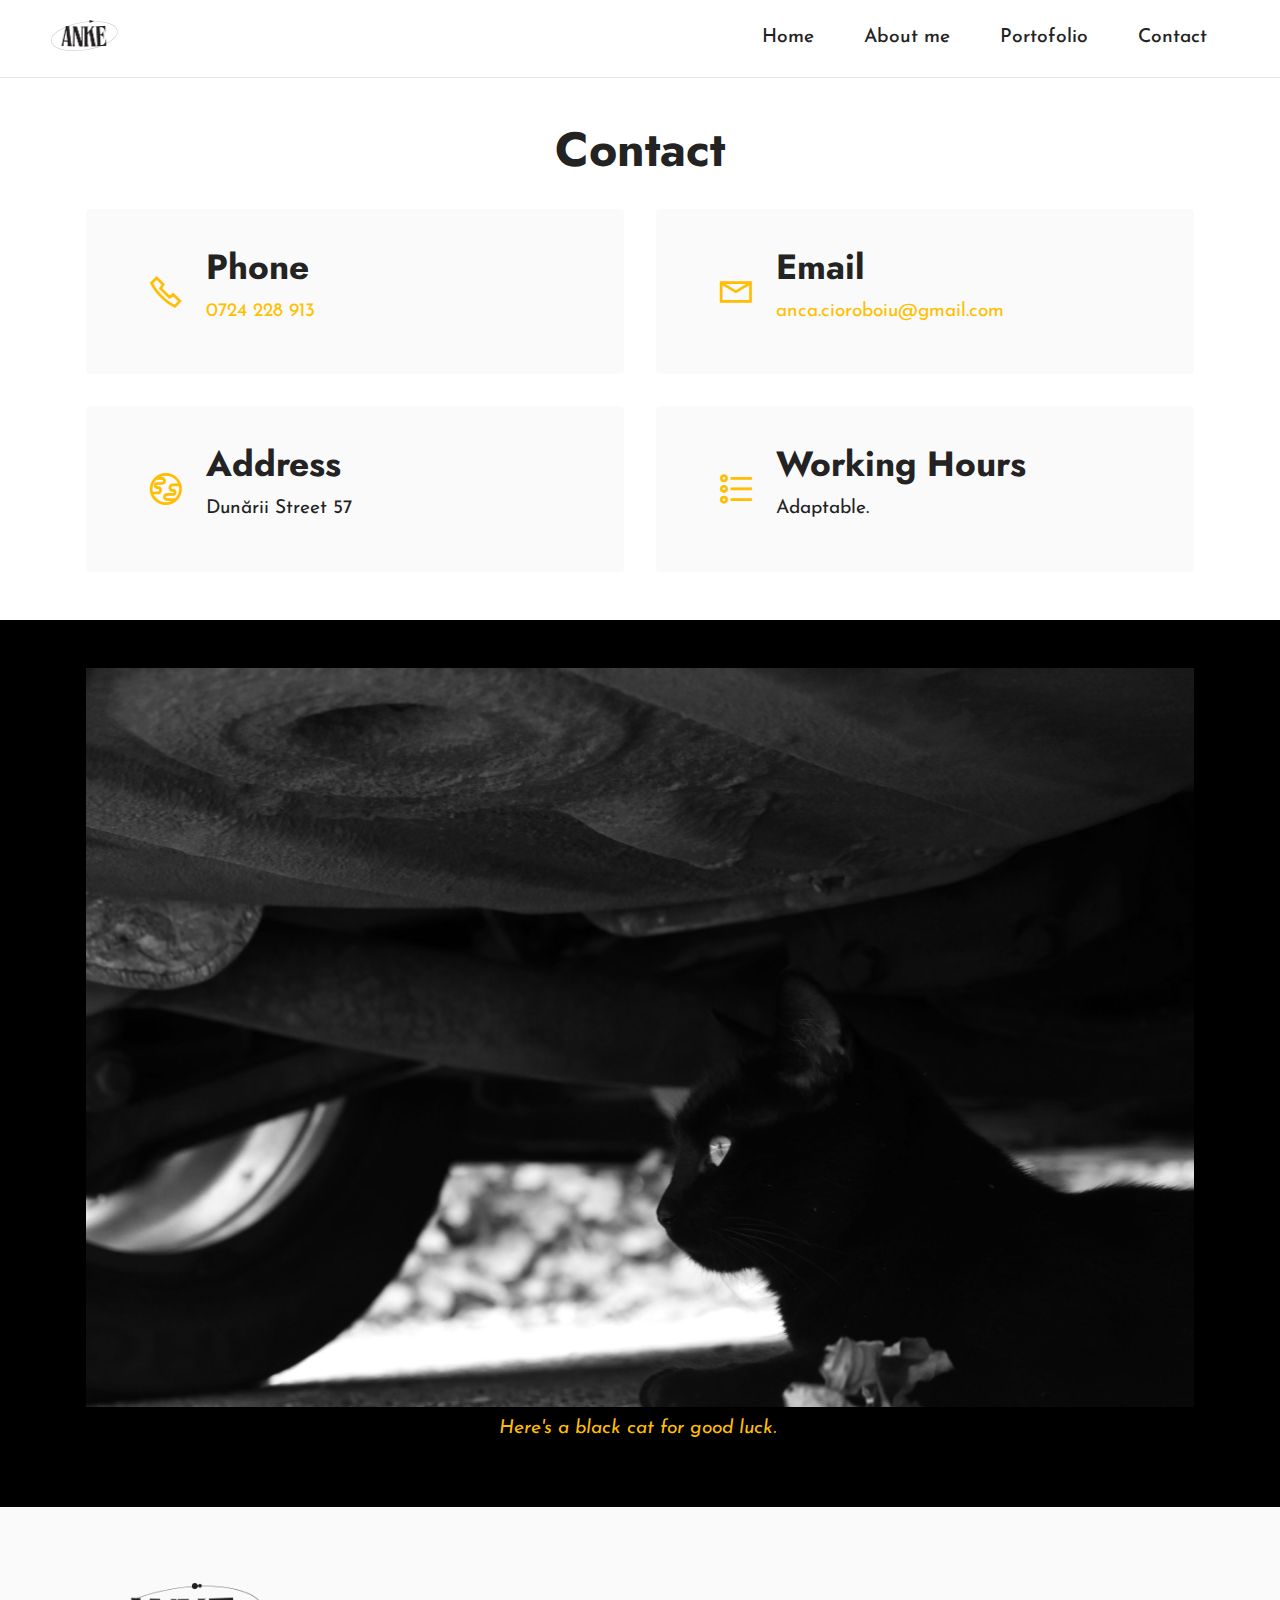
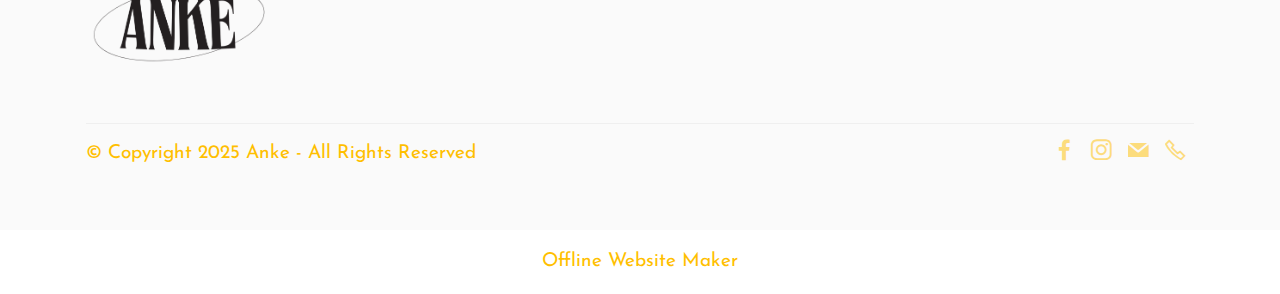
<file: page3.html>
<!DOCTYPE html>
<html  >
<head>
  <!-- Site made with Mobirise Website Builder v5.6.8, https://mobirise.com -->
  <meta charset="UTF-8">
  <meta http-equiv="X-UA-Compatible" content="IE=edge">
  <meta name="generator" content="Mobirise v5.6.8, mobirise.com">
  <meta name="twitter:card" content="summary_large_image"/>
  <meta name="twitter:image:src" content="">
  <meta property="og:image" content="">
  <meta name="twitter:title" content="Contact">
  <meta name="viewport" content="width=device-width, initial-scale=1, minimum-scale=1">
  <link rel="shortcut icon" href="assets/images/untitled-design-13-145x122.png" type="image/x-icon">
  <meta name="description" content="">
  
  
  <title>Contact</title>
  <link rel="stylesheet" href="assets/web/assets/mobirise-icons2/mobirise2.css">
  <link rel="stylesheet" href="assets/bootstrap/css/bootstrap.min.css">
  <link rel="stylesheet" href="assets/bootstrap/css/bootstrap-grid.min.css">
  <link rel="stylesheet" href="assets/bootstrap/css/bootstrap-reboot.min.css">
  <link rel="stylesheet" href="assets/dropdown/css/style.css">
  <link rel="stylesheet" href="assets/socicon/css/styles.css">
  <link rel="stylesheet" href="assets/theme/css/style.css">
  <link rel="preload" href="https://fonts.googleapis.com/css?family=Bebas+Neue:400&display=swap" as="style" onload="this.onload=null;this.rel='stylesheet'">
  <noscript><link rel="stylesheet" href="https://fonts.googleapis.com/css?family=Bebas+Neue:400&display=swap"></noscript>
  <link rel="preload" href="https://fonts.googleapis.com/css?family=Jost:100,200,300,400,500,600,700,800,900,100i,200i,300i,400i,500i,600i,700i,800i,900i&display=swap" as="style" onload="this.onload=null;this.rel='stylesheet'">
  <noscript><link rel="stylesheet" href="https://fonts.googleapis.com/css?family=Jost:100,200,300,400,500,600,700,800,900,100i,200i,300i,400i,500i,600i,700i,800i,900i&display=swap"></noscript>
  <link rel="preload" href="https://fonts.googleapis.com/css?family=Josefin+Sans:100,200,300,400,500,600,700,100i,200i,300i,400i,500i,600i,700i&display=swap" as="style" onload="this.onload=null;this.rel='stylesheet'">
  <noscript><link rel="stylesheet" href="https://fonts.googleapis.com/css?family=Josefin+Sans:100,200,300,400,500,600,700,100i,200i,300i,400i,500i,600i,700i&display=swap"></noscript>
  <link rel="preload" href="https://fonts.googleapis.com/css?family=Oxygen:300,400,700&display=swap" as="style" onload="this.onload=null;this.rel='stylesheet'">
  <noscript><link rel="stylesheet" href="https://fonts.googleapis.com/css?family=Oxygen:300,400,700&display=swap"></noscript>
  <link rel="preload" as="style" href="assets/mobirise/css/mbr-additional.css"><link rel="stylesheet" href="assets/mobirise/css/mbr-additional.css" type="text/css">
  
  
  
  
</head>
<body>
  
  <section data-bs-version="5.1" class="menu cid-s48OLK6784" once="menu" id="menu1-13">
    
    <nav class="navbar navbar-dropdown navbar-fixed-top navbar-expand-lg">
        <div class="container-fluid">
            <div class="navbar-brand">
                <span class="navbar-logo">
                    
                        <a href="index.html#header6-m"><img src="assets/images/untitled-design-13-145x122.png" alt="Anca Cioroboiu - Logo" style="height: 3.8rem;"></a>
                    
                </span>
                
            </div>
            <button class="navbar-toggler" type="button" data-toggle="collapse" data-bs-toggle="collapse" data-target="#navbarSupportedContent" data-bs-target="#navbarSupportedContent" aria-controls="navbarNavAltMarkup" aria-expanded="false" aria-label="Toggle navigation">
                <div class="hamburger">
                    <span></span>
                    <span></span>
                    <span></span>
                    <span></span>
                </div>
            </button>
            <div class="collapse navbar-collapse" id="navbarSupportedContent">
                <ul class="navbar-nav nav-dropdown nav-right" data-app-modern-menu="true"><li class="nav-item"><a class="nav-link link text-black text-primary display-7" href="index.html#header6-m">Home</a></li><li class="nav-item"><a class="nav-link link text-black text-primary display-7" href="page1.html#image2-w">About me</a></li><li class="nav-item"><a class="nav-link link text-black text-primary display-7" href="page2.html#slider1-11">Portofolio</a></li>
                    <li class="nav-item"><a class="nav-link link text-black text-primary display-7" href="page3.html#contacts2-16">Contact</a></li></ul>
                
                
            </div>
        </div>
    </nav>

</section>

<section data-bs-version="5.1" class="contacts2 cid-tYPYWJsYWT" id="contacts2-16">
    <!---->
    

    
    
    <div class="container">
        <div class="mbr-section-head">
            <h3 class="mbr-section-title mbr-fonts-style align-center mb-0 display-2">
                <strong>Contact</strong></h3>
            
        </div>
        <div class="row justify-content-center mt-4">
            <div class="card col-12 col-md-6">
                <div class="card-wrapper">
                    <div class="image-wrapper">
                        <span class="mbr-iconfont mobi-mbri-phone mobi-mbri"></span>
                    </div>
                    <div class="text-wrapper">
                        <h6 class="card-title mbr-fonts-style mb-1 display-5">
                            <strong>Phone</strong>
                        </h6>
                        <p class="mbr-text mbr-fonts-style display-7">
                            <a href="tel:+4 0724228913" class="text-primary">0724 228 913</a></p>
                    </div>
                </div>
            </div>
            <div class="card col-12 col-md-6">
                <div class="card-wrapper">
                    <div class="image-wrapper">
                        <span class="mbr-iconfont mobi-mbri-letter mobi-mbri"></span>
                    </div>
                    <div class="text-wrapper">
                        <h6 class="card-title mbr-fonts-style mb-1 display-5">
                            <strong>Email</strong>
                        </h6>
                        <p class="mbr-text mbr-fonts-style display-7"><a href="mailto:anca.cioroboiu@gmail.com" class="text-primary">anca.cioroboiu@gmail.com</a>
                        </p>
                    </div>
                </div>
            </div>
            <div class="card col-12 col-md-6">
                <div class="card-wrapper">
                    <div class="image-wrapper">
                        <span class="mbr-iconfont mobi-mbri-globe mobi-mbri"></span>
                    </div>
                    <div class="text-wrapper">
                        <h6 class="card-title mbr-fonts-style mb-1 display-5">
                            <strong>Address</strong>
                        </h6>
                        <p class="mbr-text mbr-fonts-style display-7">
                            Dunării Street 57</p>
                    </div>
                </div>
            </div>
            <div class="card col-12 col-md-6">
                <div class="card-wrapper">
                    <div class="image-wrapper">
                        <span class="mbr-iconfont mobi-mbri-bulleted-list mobi-mbri"></span>
                    </div>
                    <div class="text-wrapper">
                        <h6 class="card-title mbr-fonts-style mb-1 display-5">
                            <strong>Working Hours</strong>
                        </h6>
                        <p class="mbr-text mbr-fonts-style display-7">Adaptable.</p>
                    </div>
                </div>
            </div>
        </div>
    </div>
</section>

<section data-bs-version="5.1" class="image3 cid-tYPZU0M1Cm" id="image3-17">
    

    
    

    <div class="container">
        <div class="row justify-content-center">
            <div class="col-12 col-lg-12">
                <div class="image-wrapper">
                    <img src="assets/images/dsc-855-2576x1717.jpg" alt="Mobirise Website Builder">
                    <p class="mbr-description mbr-fonts-style mt-2 align-center display-7"><em>
                        Here's a black cat for good luck.&nbsp;</em></p>
                </div>
            </div>
        </div>
    </div>
</section>

<section data-bs-version="5.1" class="footer5 cid-tYPrKRsF1f" once="footers" id="footer5-14">

    

    

    <div class="container">
        <div class="media-container-row">
            <div class="col-md-2 col-6">
                <div class="media-wrap">
                    <a href="index.html#header6-m">
                        <img src="assets/images/untitled-design-12-429x360.png" alt="Mobirise Website Builder">
                    </a>
                </div>
            </div>
            <div class="col-10 col-6">
                <p class="mbr-text align-right links mbr-fonts-style display-7">&nbsp; &nbsp; &nbsp; &nbsp; &nbsp; &nbsp; &nbsp; &nbsp; &nbsp; &nbsp; &nbsp; &nbsp; &nbsp;</p>
            </div>
        </div>
        <!-- <div class="media-container-row">
            <div class="col-md-12"> -->
        <div class="footer-lower">
            <div class="media-container-row">
                <div class="col-md-12">
                    <hr>
                </div>
            </div>
            <div class="media-container-row">
                <div class="col-md-6 copyright">
                    <p class="mbr-text mbr-fonts-style display-7">
                        © Copyright 2025 Anke - All Rights Reserved
                    </p>
                </div>
                <div class="col-md-6">
                    <div class="social-list align-right">
                        <div class="soc-item">
                            <a href="http://www.facebook.com/anca.crb" target="_blank">
                                <span class="mbr-iconfont mbr-iconfont-social socicon-facebook socicon" style="color: rgb(255, 191, 0); fill: rgb(255, 191, 0);"></span>
                            </a>
                        </div>
                        <div class="soc-item">
                            <a href="http://instagram.com/76___1" target="_blank">
                                <span class="mbr-iconfont mbr-iconfont-social socicon-instagram socicon" style="color: rgb(255, 191, 0); fill: rgb(255, 191, 0);"></span>
                            </a>
                        </div>
                        <div class="soc-item">
                            <a href="mailto:anca.cioroboiu@gmail.com">
                                <span class="mbr-iconfont mbr-iconfont-social socicon-mail socicon" style="color: rgb(255, 191, 0); fill: rgb(255, 191, 0);"></span>
                            </a>
                        </div>
                        <div class="soc-item">
                            <a href="tel:+4 0724228913">
                                <span class="mbr-iconfont mbr-iconfont-social mobi-mbri-phone mobi-mbri" style="color: rgb(255, 191, 0); fill: rgb(255, 191, 0);"></span>
                            </a>
                        </div>
                        
                        
                    </div>
                </div>
            </div>
            <!-- </div>
            </div> -->
        </div>

    </div>
</section><section class="display-7" style="padding: 0;align-items: center;justify-content: center;flex-wrap: wrap;    align-content: center;display: flex;position: relative;height: 4rem;"><a href="https://mobiri.se/" style="flex: 1 1;height: 4rem;position: absolute;width: 100%;z-index: 1;"><img alt="" style="height: 4rem;" src="[data-uri]"></a><p style="margin: 0;text-align: center;" class="display-7">&#8204;</p><a style="z-index:1" href="https://mobirise.com/offline-website-builder.html">Offline Website Maker</a></section><script src="assets/bootstrap/js/bootstrap.bundle.min.js"></script>  <script src="assets/smoothscroll/smooth-scroll.js"></script>  <script src="assets/ytplayer/index.js"></script>  <script src="assets/dropdown/js/navbar-dropdown.js"></script>  <script src="assets/theme/js/script.js"></script>  
  
  
</body>
</html>
</file>
<file: assets/web/assets/mobirise-icons2/mobirise2.css>
@font-face {
  font-family: 'Moririse2';
  font-display: swap;
  src:  url('mobirise2.eot?f2bix4');
  src:  url('mobirise2.eot?f2bix4#iefix') format('embedded-opentype'),
    url('mobirise2.ttf?f2bix4') format('truetype'),
    url('mobirise2.woff?f2bix4') format('woff'),
    url('mobirise2.svg?f2bix4#mobirise2') format('svg');
  font-weight: normal;
  font-style: normal;
}

[class^="mobi-"], [class*=" mobi-"] {
  /* use !important to prevent issues with browser extensions that change fonts */
  font-family: 'Moririse2' !important;
  speak: none;
  font-style: normal;
  font-weight: normal;
  font-variant: normal;
  text-transform: none;
  line-height: 1;

  /* Better Font Rendering =========== */
  -webkit-font-smoothing: antialiased;
  -moz-osx-font-smoothing: grayscale;
}

.mobi-mbri-add-submenu:before {
  content: "\e900";
}
.mobi-mbri-alert:before {
  content: "\e901";
}
.mobi-mbri-align-center:before {
  content: "\e902";
}
.mobi-mbri-align-justify:before {
  content: "\e903";
}
.mobi-mbri-align-left:before {
  content: "\e904";
}
.mobi-mbri-align-right:before {
  content: "\e905";
}
.mobi-mbri-android:before {
  content: "\e906";
}
.mobi-mbri-apple:before {
  content: "\e907";
}
.mobi-mbri-arrow-down:before {
  content: "\e908";
}
.mobi-mbri-arrow-next:before {
  content: "\e909";
}
.mobi-mbri-arrow-prev:before {
  content: "\e90a";
}
.mobi-mbri-arrow-up:before {
  content: "\e90b";
}
.mobi-mbri-bold:before {
  content: "\e90c";
}
.mobi-mbri-bookmark:before {
  content: "\e90d";
}
.mobi-mbri-bootstrap:before {
  content: "\e90e";
}
.mobi-mbri-briefcase:before {
  content: "\e90f";
}
.mobi-mbri-browse:before {
  content: "\e910";
}
.mobi-mbri-bulleted-list:before {
  content: "\e911";
}
.mobi-mbri-calendar:before {
  content: "\e912";
}
.mobi-mbri-camera:before {
  content: "\e913";
}
.mobi-mbri-cart-add:before {
  content: "\e914";
}
.mobi-mbri-cart-full:before {
  content: "\e915";
}
.mobi-mbri-cash:before {
  content: "\e916";
}
.mobi-mbri-change-style:before {
  content: "\e917";
}
.mobi-mbri-chat:before {
  content: "\e918";
}
.mobi-mbri-clock:before {
  content: "\e919";
}
.mobi-mbri-close:before {
  content: "\e91a";
}
.mobi-mbri-cloud:before {
  content: "\e91b";
}
.mobi-mbri-code:before {
  content: "\e91c";
}
.mobi-mbri-contact-form:before {
  content: "\e91d";
}
.mobi-mbri-credit-card:before {
  content: "\e91e";
}
.mobi-mbri-cursor-click:before {
  content: "\e91f";
}
.mobi-mbri-cust-feedback:before {
  content: "\e920";
}
.mobi-mbri-database:before {
  content: "\e921";
}
.mobi-mbri-delivery:before {
  content: "\e922";
}
.mobi-mbri-desktop:before {
  content: "\e923";
}
.mobi-mbri-devices:before {
  content: "\e924";
}
.mobi-mbri-down:before {
  content: "\e925";
}
.mobi-mbri-download-2:before {
  content: "\e926";
}
.mobi-mbri-download:before {
  content: "\e927";
}
.mobi-mbri-drag-n-drop-2:before {
  content: "\e928";
}
.mobi-mbri-drag-n-drop:before {
  content: "\e929";
}
.mobi-mbri-edit-2:before {
  content: "\e92a";
}
.mobi-mbri-edit:before {
  content: "\e92b";
}
.mobi-mbri-error:before {
  content: "\e92c";
}
.mobi-mbri-extension:before {
  content: "\e92d";
}
.mobi-mbri-features:before {
  content: "\e92e";
}
.mobi-mbri-file:before {
  content: "\e92f";
}
.mobi-mbri-flag:before {
  content: "\e930";
}
.mobi-mbri-folder:before {
  content: "\e931";
}
.mobi-mbri-gift:before {
  content: "\e932";
}
.mobi-mbri-github:before {
  content: "\e933";
}
.mobi-mbri-globe-2:before {
  content: "\e934";
}
.mobi-mbri-globe:before {
  content: "\e935";
}
.mobi-mbri-growing-chart:before {
  content: "\e936";
}
.mobi-mbri-hearth:before {
  content: "\e937";
}
.mobi-mbri-help:before {
  content: "\e938";
}
.mobi-mbri-home:before {
  content: "\e939";
}
.mobi-mbri-hot-cup:before {
  content: "\e93a";
}
.mobi-mbri-idea:before {
  content: "\e93b";
}
.mobi-mbri-image-gallery:before {
  content: "\e93c";
}
.mobi-mbri-image-slider:before {
  content: "\e93d";
}
.mobi-mbri-info:before {
  content: "\e93e";
}
.mobi-mbri-italic:before {
  content: "\e93f";
}
.mobi-mbri-key:before {
  content: "\e940";
}
.mobi-mbri-laptop:before {
  content: "\e941";
}
.mobi-mbri-layers:before {
  content: "\e942";
}
.mobi-mbri-left-right:before {
  content: "\e943";
}
.mobi-mbri-left:before {
  content: "\e944";
}
.mobi-mbri-letter:before {
  content: "\e945";
}
.mobi-mbri-like:before {
  content: "\e946";
}
.mobi-mbri-link:before {
  content: "\e947";
}
.mobi-mbri-lock:before {
  content: "\e948";
}
.mobi-mbri-login:before {
  content: "\e949";
}
.mobi-mbri-logout:before {
  content: "\e94a";
}
.mobi-mbri-magic-stick:before {
  content: "\e94b";
}
.mobi-mbri-map-pin:before {
  content: "\e94c";
}
.mobi-mbri-menu:before {
  content: "\e94d";
}
.mobi-mbri-mobile-2:before {
  content: "\e94e";
}
.mobi-mbri-mobile-horizontal:before {
  content: "\e94f";
}
.mobi-mbri-mobile:before {
  content: "\e950";
}
.mobi-mbri-mobirise:before {
  content: "\e951";
}
.mobi-mbri-more-horizontal:before {
  content: "\e952";
}
.mobi-mbri-more-vertical:before {
  content: "\e953";
}
.mobi-mbri-music:before {
  content: "\e954";
}
.mobi-mbri-new-file:before {
  content: "\e955";
}
.mobi-mbri-numbered-list:before {
  content: "\e956";
}
.mobi-mbri-opened-folder:before {
  content: "\e957";
}
.mobi-mbri-pages:before {
  content: "\e958";
}
.mobi-mbri-paper-plane:before {
  content: "\e959";
}
.mobi-mbri-paperclip:before {
  content: "\e95a";
}
.mobi-mbri-phone:before {
  content: "\e95b";
}
.mobi-mbri-photo:before {
  content: "\e95c";
}
.mobi-mbri-photos:before {
  content: "\e95d";
}
.mobi-mbri-pin:before {
  content: "\e95e";
}
.mobi-mbri-play:before {
  content: "\e95f";
}
.mobi-mbri-plus:before {
  content: "\e960";
}
.mobi-mbri-preview:before {
  content: "\e961";
}
.mobi-mbri-print:before {
  content: "\e962";
}
.mobi-mbri-protect:before {
  content: "\e963";
}
.mobi-mbri-question:before {
  content: "\e964";
}
.mobi-mbri-quote-left:before {
  content: "\e965";
}
.mobi-mbri-quote-right:before {
  content: "\e966";
}
.mobi-mbri-redo:before {
  content: "\e967";
}
.mobi-mbri-refresh:before {
  content: "\e968";
}
.mobi-mbri-responsive-2:before {
  content: "\e969";
}
.mobi-mbri-responsive:before {
  content: "\e96a";
}
.mobi-mbri-right:before {
  content: "\e96b";
}
.mobi-mbri-rocket:before {
  content: "\e96c";
}
.mobi-mbri-sad-face:before {
  content: "\e96d";
}
.mobi-mbri-sale:before {
  content: "\e96e";
}
.mobi-mbri-save:before {
  content: "\e96f";
}
.mobi-mbri-search:before {
  content: "\e970";
}
.mobi-mbri-setting-2:before {
  content: "\e971";
}
.mobi-mbri-setting-3:before {
  content: "\e972";
}
.mobi-mbri-setting:before {
  content: "\e973";
}
.mobi-mbri-share:before {
  content: "\e974";
}
.mobi-mbri-shopping-bag:before {
  content: "\e975";
}
.mobi-mbri-shopping-basket:before {
  content: "\e976";
}
.mobi-mbri-shopping-cart:before {
  content: "\e977";
}
.mobi-mbri-sites:before {
  content: "\e978";
}
.mobi-mbri-smile-face:before {
  content: "\e979";
}
.mobi-mbri-speed:before {
  content: "\e97a";
}
.mobi-mbri-star:before {
  content: "\e97b";
}
.mobi-mbri-success:before {
  content: "\e97c";
}
.mobi-mbri-sun:before {
  content: "\e97d";
}
.mobi-mbri-sun2:before {
  content: "\e97e";
}
.mobi-mbri-tablet-vertical:before {
  content: "\e97f";
}
.mobi-mbri-tablet:before {
  content: "\e980";
}
.mobi-mbri-target:before {
  content: "\e981";
}
.mobi-mbri-timer:before {
  content: "\e982";
}
.mobi-mbri-to-ftp:before {
  content: "\e983";
}
.mobi-mbri-to-local-drive:before {
  content: "\e984";
}
.mobi-mbri-touch-swipe:before {
  content: "\e985";
}
.mobi-mbri-touch:before {
  content: "\e986";
}
.mobi-mbri-trash:before {
  content: "\e987";
}
.mobi-mbri-underline:before {
  content: "\e988";
}
.mobi-mbri-undo:before {
  content: "\e989";
}
.mobi-mbri-unlink:before {
  content: "\e98a";
}
.mobi-mbri-unlock:before {
  content: "\e98b";
}
.mobi-mbri-up-down:before {
  content: "\e98c";
}
.mobi-mbri-up:before {
  content: "\e98d";
}
.mobi-mbri-update:before {
  content: "\e98e";
}
.mobi-mbri-upload-2:before {
  content: "\e98f";
}
.mobi-mbri-upload:before {
  content: "\e990";
}
.mobi-mbri-user-2:before {
  content: "\e991";
}
.mobi-mbri-user:before {
  content: "\e992";
}
.mobi-mbri-users:before {
  content: "\e993";
}
.mobi-mbri-video-play:before {
  content: "\e994";
}
.mobi-mbri-video:before {
  content: "\e995";
}
.mobi-mbri-watch:before {
  content: "\e996";
}
.mobi-mbri-website-theme-2:before {
  content: "\e997";
}
.mobi-mbri-website-theme:before {
  content: "\e998";
}
.mobi-mbri-wifi:before {
  content: "\e999";
}
.mobi-mbri-windows:before {
  content: "\e99a";
}
.mobi-mbri-zoom-in:before {
  content: "\e99b";
}
.mobi-mbri-zoom-out:before {
  content: "\e99c";
}
</file>
<file: assets/parallax/jarallax.css>
.jarallax {
    position: relative;
    z-index: 0;
}
.jarallax > .jarallax-img {
    position: absolute;
    object-fit: cover;
    /* support for plugin https://github.com/bfred-it/object-fit-images */
    font-family: 'object-fit: cover;';
    top: 0;
    left: 0;
    width: 100%;
    height: 100%;
    z-index: -1;
}
</file>
<file: assets/dropdown/css/style.css>
.navbar-dropdown {
  left: 0;
  padding: 0;
  position: absolute;
  right: 0;
  top: 0;
  transition: all 0.45s ease;
  z-index: 1030;
  background: #282828; }
  .navbar-dropdown .navbar-logo {
    margin-right: 0.8rem;
    transition: margin 0.3s ease-in-out;
    vertical-align: middle; }
    .navbar-dropdown .navbar-logo img {
      height: 3.125rem;
      transition: all 0.3s ease-in-out; }
    .navbar-dropdown .navbar-logo.mbr-iconfont {
      font-size: 3.125rem;
      line-height: 3.125rem; }
  .navbar-dropdown .navbar-caption {
    font-weight: 700;
    white-space: normal;
    vertical-align: -4px;
    line-height: 3.125rem !important; }
    .navbar-dropdown .navbar-caption, .navbar-dropdown .navbar-caption:hover {
      color: inherit;
      text-decoration: none; }
  .navbar-dropdown .mbr-iconfont + .navbar-caption {
    vertical-align: -1px; }
  .navbar-dropdown.navbar-fixed-top {
    position: fixed; }
  .navbar-dropdown .navbar-brand span {
    vertical-align: -4px; }
  .navbar-dropdown.bg-color.transparent {
    background: none; }
  .navbar-dropdown.navbar-short .navbar-brand {
    padding: 0.625rem 0; }
    .navbar-dropdown.navbar-short .navbar-brand span {
      vertical-align: -1px; }
  .navbar-dropdown.navbar-short .navbar-caption {
    line-height: 2.375rem !important;
    vertical-align: -2px; }
  .navbar-dropdown.navbar-short .navbar-logo {
    margin-right: 0.5rem; }
    .navbar-dropdown.navbar-short .navbar-logo img {
      height: 2.375rem; }
    .navbar-dropdown.navbar-short .navbar-logo.mbr-iconfont {
      font-size: 2.375rem;
      line-height: 2.375rem; }
  .navbar-dropdown.navbar-short .mbr-table-cell {
    height: 3.625rem; }
  .navbar-dropdown .navbar-close {
    left: 0.6875rem;
    position: fixed;
    top: 0.75rem;
    z-index: 1000; }
  .navbar-dropdown .hamburger-icon {
    content: "";
    display: inline-block;
    vertical-align: middle;
    width: 16px;
    -webkit-box-shadow: 0 -6px 0 1px #282828,0 0 0 1px #282828,0 6px 0 1px #282828;
    -moz-box-shadow: 0 -6px 0 1px #282828,0 0 0 1px #282828,0 6px 0 1px #282828;
    box-shadow: 0 -6px 0 1px #282828,0 0 0 1px #282828,0 6px 0 1px #282828; }

.dropdown-menu .dropdown-toggle[data-toggle="dropdown-submenu"]::after {
  border-bottom: 0.35em solid transparent;
  border-left: 0.35em solid;
  border-right: 0;
  border-top: 0.35em solid transparent;
  margin-left: 0.3rem; }

.dropdown-menu .dropdown-item:focus {
  outline: 0; }

.nav-dropdown {
  font-size: 0.75rem;
  font-weight: 500;
  height: auto !important; }
  .nav-dropdown .nav-btn {
    padding-left: 1rem; }
  .nav-dropdown .link {
    margin: .667em 1.667em;
    font-weight: 500;
    padding: 0;
    transition: color .2s ease-in-out; }
    .nav-dropdown .link.dropdown-toggle {
      margin-right: 2.583em; }
      .nav-dropdown .link.dropdown-toggle::after {
        margin-left: .25rem;
        border-top: 0.35em solid;
        border-right: 0.35em solid transparent;
        border-left: 0.35em solid transparent;
        border-bottom: 0; }
      .nav-dropdown .link.dropdown-toggle[aria-expanded="true"] {
        margin: 0;
        padding: 0.667em 3.263em  0.667em 1.667em; }
  .nav-dropdown .link::after,
  .nav-dropdown .dropdown-item::after {
    color: inherit; }
  .nav-dropdown .btn {
    font-size: 0.75rem;
    font-weight: 700;
    letter-spacing: 0;
    margin-bottom: 0;
    padding-left: 1.25rem;
    padding-right: 1.25rem; }
  .nav-dropdown .dropdown-menu {
    border-radius: 0;
    border: 0;
    left: 0;
    margin: 0;
    padding-bottom: 1.25rem;
    padding-top: 1.25rem;
    position: relative; }
  .nav-dropdown .dropdown-submenu {
    margin-left: 0.125rem;
    top: 0; }
  .nav-dropdown .dropdown-item {
    font-weight: 500;
    line-height: 2;
    padding: 0.3846em 4.615em 0.3846em 1.5385em;
    position: relative;
    transition: color .2s ease-in-out, background-color .2s ease-in-out; }
    .nav-dropdown .dropdown-item::after {
      margin-top: -0.3077em;
      position: absolute;
      right: 1.1538em;
      top: 50%; }
    .nav-dropdown .dropdown-item:focus, .nav-dropdown .dropdown-item:hover {
      background: none; }

@media (max-width: 767px) {
  .nav-dropdown.navbar-toggleable-sm {
    bottom: 0;
    display: none;
    left: 0;
    overflow-x: hidden;
    position: fixed;
    top: 0;
    transform: translateX(-100%);
    -ms-transform: translateX(-100%);
    -webkit-transform: translateX(-100%);
    width: 18.75rem;
    z-index: 999; } }
.nav-dropdown.navbar-toggleable-xl {
  bottom: 0;
  display: none;
  left: 0;
  overflow-x: hidden;
  position: fixed;
  top: 0;
  transform: translateX(-100%);
  -ms-transform: translateX(-100%);
  -webkit-transform: translateX(-100%);
  width: 18.75rem;
  z-index: 999; }

.nav-dropdown-sm {
  display: block !important;
  overflow-x: hidden;
  overflow: auto;
  padding-top: 3.875rem; }
  .nav-dropdown-sm::after {
    content: "";
    display: block;
    height: 3rem;
    width: 100%; }
  .nav-dropdown-sm.collapse.in ~ .navbar-close {
    display: block !important; }
  .nav-dropdown-sm.collapsing, .nav-dropdown-sm.collapse.in {
    transform: translateX(0);
    -ms-transform: translateX(0);
    -webkit-transform: translateX(0);
    transition: all 0.25s ease-out;
    -webkit-transition: all 0.25s ease-out;
    background: #282828; }
  .nav-dropdown-sm.collapsing[aria-expanded="false"] {
    transform: translateX(-100%);
    -ms-transform: translateX(-100%);
    -webkit-transform: translateX(-100%); }
  .nav-dropdown-sm .nav-item {
    display: block;
    margin-left: 0 !important;
    padding-left: 0; }
  .nav-dropdown-sm .link,
  .nav-dropdown-sm .dropdown-item {
    border-top: 1px dotted rgba(255, 255, 255, 0.1);
    font-size: 0.8125rem;
    line-height: 1.6;
    margin: 0 !important;
    padding: 0.875rem 2.4rem 0.875rem 1.5625rem !important;
    position: relative;
    white-space: normal; }
    .nav-dropdown-sm .link:focus, .nav-dropdown-sm .link:hover,
    .nav-dropdown-sm .dropdown-item:focus,
    .nav-dropdown-sm .dropdown-item:hover {
      background: rgba(0, 0, 0, 0.2) !important;
      color: #c0a375; }
  .nav-dropdown-sm .nav-btn {
    position: relative;
    padding: 1.5625rem 1.5625rem 0 1.5625rem; }
    .nav-dropdown-sm .nav-btn::before {
      border-top: 1px dotted rgba(255, 255, 255, 0.1);
      content: "";
      left: 0;
      position: absolute;
      top: 0;
      width: 100%; }
    .nav-dropdown-sm .nav-btn + .nav-btn {
      padding-top: 0.625rem; }
      .nav-dropdown-sm .nav-btn + .nav-btn::before {
        display: none; }
  .nav-dropdown-sm .btn {
    padding: 0.625rem 0; }
  .nav-dropdown-sm .dropdown-toggle[data-toggle="dropdown-submenu"]::after {
    margin-left: .25rem;
    border-top: 0.35em solid;
    border-right: 0.35em solid transparent;
    border-left: 0.35em solid transparent;
    border-bottom: 0; }
  .nav-dropdown-sm .dropdown-toggle[data-toggle="dropdown-submenu"][aria-expanded="true"]::after {
    border-top: 0;
    border-right: 0.35em solid transparent;
    border-left: 0.35em solid transparent;
    border-bottom: 0.35em solid; }
  .nav-dropdown-sm .dropdown-menu {
    margin: 0;
    padding: 0;
    position: relative;
    top: 0;
    left: 0;
    width: 100%;
    border: 0;
    float: none;
    border-radius: 0;
    background: none; }
  .nav-dropdown-sm .dropdown-submenu {
    left: 100%;
    margin-left: 0.125rem;
    margin-top: -1.25rem;
    top: 0; }

.navbar-toggleable-sm .nav-dropdown .dropdown-menu {
  position: absolute; }

.navbar-toggleable-sm .nav-dropdown .dropdown-submenu {
  left: 100%;
  margin-left: 0.125rem;
  margin-top: -1.25rem;
  top: 0; }

.navbar-toggleable-sm.opened .nav-dropdown .dropdown-menu {
  position: relative; }

.navbar-toggleable-sm.opened .nav-dropdown .dropdown-submenu {
  left: 0;
  margin-left: 00rem;
  margin-top: 0rem;
  top: 0; }

.is-builder .nav-dropdown.collapsing {
  transition: none !important; }
</file>
<file: assets/socicon/css/styles.css>
@charset "UTF-8";

@font-face {
  font-family: 'Socicon';
  src:  url('../fonts/socicon.eot');
  src:  url('../fonts/socicon.eot?#iefix') format('embedded-opentype'),
    url('../fonts/socicon.woff2') format('woff2'),
    url('../fonts/socicon.ttf') format('truetype'),
    url('../fonts/socicon.woff') format('woff'),
    url('../fonts/socicon.svg#socicon') format('svg');
  font-weight: normal;
  font-style: normal;
  font-display: swap;
}

[data-icon]:before {
  font-family: "socicon" !important;
  content: attr(data-icon);
  font-style: normal !important;
  font-weight: normal !important;
  font-variant: normal !important;
  text-transform: none !important;
  speak: none;
  line-height: 1;
  -webkit-font-smoothing: antialiased;
  -moz-osx-font-smoothing: grayscale;
}

[class^="socicon-"], [class*=" socicon-"] {
  /* use !important to prevent issues with browser extensions that change fonts */
  font-family: 'Socicon' !important;
  speak: none;
  font-style: normal;
  font-weight: normal;
  font-variant: normal;
  text-transform: none;
  line-height: 1;

  /* Better Font Rendering =========== */
  -webkit-font-smoothing: antialiased;
  -moz-osx-font-smoothing: grayscale;
}

.socicon-eitaa:before {
  content: "\e97c";
}
.socicon-soroush:before {
  content: "\e97d";
}
.socicon-bale:before {
  content: "\e97e";
}
.socicon-zazzle:before {
  content: "\e97b";
}
.socicon-society6:before {
  content: "\e97a";
}
.socicon-redbubble:before {
  content: "\e979";
}
.socicon-avvo:before {
  content: "\e978";
}
.socicon-stitcher:before {
  content: "\e977";
}
.socicon-googlehangouts:before {
  content: "\e974";
}
.socicon-dlive:before {
  content: "\e975";
}
.socicon-vsco:before {
  content: "\e976";
}
.socicon-flipboard:before {
  content: "\e973";
}
.socicon-ubuntu:before {
  content: "\e958";
}
.socicon-artstation:before {
  content: "\e959";
}
.socicon-invision:before {
  content: "\e95a";
}
.socicon-torial:before {
  content: "\e95b";
}
.socicon-collectorz:before {
  content: "\e95c";
}
.socicon-seenthis:before {
  content: "\e95d";
}
.socicon-googleplaymusic:before {
  content: "\e95e";
}
.socicon-debian:before {
  content: "\e95f";
}
.socicon-filmfreeway:before {
  content: "\e960";
}
.socicon-gnome:before {
  content: "\e961";
}
.socicon-itchio:before {
  content: "\e962";
}
.socicon-jamendo:before {
  content: "\e963";
}
.socicon-mix:before {
  content: "\e964";
}
.socicon-sharepoint:before {
  content: "\e965";
}
.socicon-tinder:before {
  content: "\e966";
}
.socicon-windguru:before {
  content: "\e967";
}
.socicon-cdbaby:before {
  content: "\e968";
}
.socicon-elementaryos:before {
  content: "\e969";
}
.socicon-stage32:before {
  content: "\e96a";
}
.socicon-tiktok:before {
  content: "\e96b";
}
.socicon-gitter:before {
  content: "\e96c";
}
.socicon-letterboxd:before {
  content: "\e96d";
}
.socicon-threema:before {
  content: "\e96e";
}
.socicon-splice:before {
  content: "\e96f";
}
.socicon-metapop:before {
  content: "\e970";
}
.socicon-naver:before {
  content: "\e971";
}
.socicon-remote:before {
  content: "\e972";
}
.socicon-internet:before {
  content: "\e957";
}
.socicon-moddb:before {
  content: "\e94b";
}
.socicon-indiedb:before {
  content: "\e94c";
}
.socicon-traxsource:before {
  content: "\e94d";
}
.socicon-gamefor:before {
  content: "\e94e";
}
.socicon-pixiv:before {
  content: "\e94f";
}
.socicon-myanimelist:before {
  content: "\e950";
}
.socicon-blackberry:before {
  content: "\e951";
}
.socicon-wickr:before {
  content: "\e952";
}
.socicon-spip:before {
  content: "\e953";
}
.socicon-napster:before {
  content: "\e954";
}
.socicon-beatport:before {
  content: "\e955";
}
.socicon-hackerone:before {
  content: "\e956";
}
.socicon-hackernews:before {
  content: "\e946";
}
.socicon-smashwords:before {
  content: "\e947";
}
.socicon-kobo:before {
  content: "\e948";
}
.socicon-bookbub:before {
  content: "\e949";
}
.socicon-mailru:before {
  content: "\e94a";
}
.socicon-gitlab:before {
  content: "\e945";
}
.socicon-instructables:before {
  content: "\e944";
}
.socicon-portfolio:before {
  content: "\e943";
}
.socicon-codered:before {
  content: "\e940";
}
.socicon-origin:before {
  content: "\e941";
}
.socicon-nextdoor:before {
  content: "\e942";
}
.socicon-udemy:before {
  content: "\e93f";
}
.socicon-livemaster:before {
  content: "\e93e";
}
.socicon-crunchbase:before {
  content: "\e93b";
}
.socicon-homefy:before {
  content: "\e93c";
}
.socicon-calendly:before {
  content: "\e93d";
}
.socicon-realtor:before {
  content: "\e90f";
}
.socicon-tidal:before {
  content: "\e910";
}
.socicon-qobuz:before {
  content: "\e911";
}
.socicon-natgeo:before {
  content: "\e912";
}
.socicon-mastodon:before {
  content: "\e913";
}
.socicon-unsplash:before {
  content: "\e914";
}
.socicon-homeadvisor:before {
  content: "\e915";
}
.socicon-angieslist:before {
  content: "\e916";
}
.socicon-codepen:before {
  content: "\e917";
}
.socicon-slack:before {
  content: "\e918";
}
.socicon-openaigym:before {
  content: "\e919";
}
.socicon-logmein:before {
  content: "\e91a";
}
.socicon-fiverr:before {
  content: "\e91b";
}
.socicon-gotomeeting:before {
  content: "\e91c";
}
.socicon-aliexpress:before {
  content: "\e91d";
}
.socicon-guru:before {
  content: "\e91e";
}
.socicon-appstore:before {
  content: "\e91f";
}
.socicon-homes:before {
  content: "\e920";
}
.socicon-zoom:before {
  content: "\e921";
}
.socicon-alibaba:before {
  content: "\e922";
}
.socicon-craigslist:before {
  content: "\e923";
}
.socicon-wix:before {
  content: "\e924";
}
.socicon-redfin:before {
  content: "\e925";
}
.socicon-googlecalendar:before {
  content: "\e926";
}
.socicon-shopify:before {
  content: "\e927";
}
.socicon-freelancer:before {
  content: "\e928";
}
.socicon-seedrs:before {
  content: "\e929";
}
.socicon-bing:before {
  content: "\e92a";
}
.socicon-doodle:before {
  content: "\e92b";
}
.socicon-bonanza:before {
  content: "\e92c";
}
.socicon-squarespace:before {
  content: "\e92d";
}
.socicon-toptal:before {
  content: "\e92e";
}
.socicon-gust:before {
  content: "\e92f";
}
.socicon-ask:before {
  content: "\e930";
}
.socicon-trulia:before {
  content: "\e931";
}
.socicon-loomly:before {
  content: "\e932";
}
.socicon-ghost:before {
  content: "\e933";
}
.socicon-upwork:before {
  content: "\e934";
}
.socicon-fundable:before {
  content: "\e935";
}
.socicon-booking:before {
  content: "\e936";
}
.socicon-googlemaps:before {
  content: "\e937";
}
.socicon-zillow:before {
  content: "\e938";
}
.socicon-niconico:before {
  content: "\e939";
}
.socicon-toneden:before {
  content: "\e93a";
}
.socicon-augment:before {
  content: "\e908";
}
.socicon-bitbucket:before {
  content: "\e909";
}
.socicon-fyuse:before {
  content: "\e90a";
}
.socicon-yt-gaming:before {
  content: "\e90b";
}
.socicon-sketchfab:before {
  content: "\e90c";
}
.socicon-mobcrush:before {
  content: "\e90d";
}
.socicon-microsoft:before {
  content: "\e90e";
}
.socicon-pandora:before {
  content: "\e907";
}
.socicon-messenger:before {
  content: "\e906";
}
.socicon-gamewisp:before {
  content: "\e905";
}
.socicon-bloglovin:before {
  content: "\e904";
}
.socicon-tunein:before {
  content: "\e903";
}
.socicon-gamejolt:before {
  content: "\e901";
}
.socicon-trello:before {
  content: "\e902";
}
.socicon-spreadshirt:before {
  content: "\e900";
}
.socicon-500px:before {
  content: "\e000";
}
.socicon-8tracks:before {
  content: "\e001";
}
.socicon-airbnb:before {
  content: "\e002";
}
.socicon-alliance:before {
  content: "\e003";
}
.socicon-amazon:before {
  content: "\e004";
}
.socicon-amplement:before {
  content: "\e005";
}
.socicon-android:before {
  content: "\e006";
}
.socicon-angellist:before {
  content: "\e007";
}
.socicon-apple:before {
  content: "\e008";
}
.socicon-appnet:before {
  content: "\e009";
}
.socicon-baidu:before {
  content: "\e00a";
}
.socicon-bandcamp:before {
  content: "\e00b";
}
.socicon-battlenet:before {
  content: "\e00c";
}
.socicon-mixer:before {
  content: "\e00d";
}
.socicon-bebee:before {
  content: "\e00e";
}
.socicon-bebo:before {
  content: "\e00f";
}
.socicon-behance:before {
  content: "\e010";
}
.socicon-blizzard:before {
  content: "\e011";
}
.socicon-blogger:before {
  content: "\e012";
}
.socicon-buffer:before {
  content: "\e013";
}
.socicon-chrome:before {
  content: "\e014";
}
.socicon-coderwall:before {
  content: "\e015";
}
.socicon-curse:before {
  content: "\e016";
}
.socicon-dailymotion:before {
  content: "\e017";
}
.socicon-deezer:before {
  content: "\e018";
}
.socicon-delicious:before {
  content: "\e019";
}
.socicon-deviantart:before {
  content: "\e01a";
}
.socicon-diablo:before {
  content: "\e01b";
}
.socicon-digg:before {
  content: "\e01c";
}
.socicon-discord:before {
  content: "\e01d";
}
.socicon-disqus:before {
  content: "\e01e";
}
.socicon-douban:before {
  content: "\e01f";
}
.socicon-draugiem:before {
  content: "\e020";
}
.socicon-dribbble:before {
  content: "\e021";
}
.socicon-drupal:before {
  content: "\e022";
}
.socicon-ebay:before {
  content: "\e023";
}
.socicon-ello:before {
  content: "\e024";
}
.socicon-endomodo:before {
  content: "\e025";
}
.socicon-envato:before {
  content: "\e026";
}
.socicon-etsy:before {
  content: "\e027";
}
.socicon-facebook:before {
  content: "\e028";
}
.socicon-feedburner:before {
  content: "\e029";
}
.socicon-filmweb:before {
  content: "\e02a";
}
.socicon-firefox:before {
  content: "\e02b";
}
.socicon-flattr:before {
  content: "\e02c";
}
.socicon-flickr:before {
  content: "\e02d";
}
.socicon-formulr:before {
  content: "\e02e";
}
.socicon-forrst:before {
  content: "\e02f";
}
.socicon-foursquare:before {
  content: "\e030";
}
.socicon-friendfeed:before {
  content: "\e031";
}
.socicon-github:before {
  content: "\e032";
}
.socicon-goodreads:before {
  content: "\e033";
}
.socicon-google:before {
  content: "\e034";
}
.socicon-googlescholar:before {
  content: "\e035";
}
.socicon-googlegroups:before {
  content: "\e036";
}
.socicon-googlephotos:before {
  content: "\e037";
}
.socicon-googleplus:before {
  content: "\e038";
}
.socicon-grooveshark:before {
  content: "\e039";
}
.socicon-hackerrank:before {
  content: "\e03a";
}
.socicon-hearthstone:before {
  content: "\e03b";
}
.socicon-hellocoton:before {
  content: "\e03c";
}
.socicon-heroes:before {
  content: "\e03d";
}
.socicon-smashcast:before {
  content: "\e03e";
}
.socicon-horde:before {
  content: "\e03f";
}
.socicon-houzz:before {
  content: "\e040";
}
.socicon-icq:before {
  content: "\e041";
}
.socicon-identica:before {
  content: "\e042";
}
.socicon-imdb:before {
  content: "\e043";
}
.socicon-instagram:before {
  content: "\e044";
}
.socicon-issuu:before {
  content: "\e045";
}
.socicon-istock:before {
  content: "\e046";
}
.socicon-itunes:before {
  content: "\e047";
}
.socicon-keybase:before {
  content: "\e048";
}
.socicon-lanyrd:before {
  content: "\e049";
}
.socicon-lastfm:before {
  content: "\e04a";
}
.socicon-line:before {
  content: "\e04b";
}
.socicon-linkedin:before {
  content: "\e04c";
}
.socicon-livejournal:before {
  content: "\e04d";
}
.socicon-lyft:before {
  content: "\e04e";
}
.socicon-macos:before {
  content: "\e04f";
}
.socicon-mail:before {
  content: "\e050";
}
.socicon-medium:before {
  content: "\e051";
}
.socicon-meetup:before {
  content: "\e052";
}
.socicon-mixcloud:before {
  content: "\e053";
}
.socicon-modelmayhem:before {
  content: "\e054";
}
.socicon-mumble:before {
  content: "\e055";
}
.socicon-myspace:before {
  content: "\e056";
}
.socicon-newsvine:before {
  content: "\e057";
}
.socicon-nintendo:before {
  content: "\e058";
}
.socicon-npm:before {
  content: "\e059";
}
.socicon-odnoklassniki:before {
  content: "\e05a";
}
.socicon-openid:before {
  content: "\e05b";
}
.socicon-opera:before {
  content: "\e05c";
}
.socicon-outlook:before {
  content: "\e05d";
}
.socicon-overwatch:before {
  content: "\e05e";
}
.socicon-patreon:before {
  content: "\e05f";
}
.socicon-paypal:before {
  content: "\e060";
}
.socicon-periscope:before {
  content: "\e061";
}
.socicon-persona:before {
  content: "\e062";
}
.socicon-pinterest:before {
  content: "\e063";
}
.socicon-play:before {
  content: "\e064";
}
.socicon-player:before {
  content: "\e065";
}
.socicon-playstation:before {
  content: "\e066";
}
.socicon-pocket:before {
  content: "\e067";
}
.socicon-qq:before {
  content: "\e068";
}
.socicon-quora:before {
  content: "\e069";
}
.socicon-raidcall:before {
  content: "\e06a";
}
.socicon-ravelry:before {
  content: "\e06b";
}
.socicon-reddit:before {
  content: "\e06c";
}
.socicon-renren:before {
  content: "\e06d";
}
.socicon-researchgate:before {
  content: "\e06e";
}
.socicon-residentadvisor:before {
  content: "\e06f";
}
.socicon-reverbnation:before {
  content: "\e070";
}
.socicon-rss:before {
  content: "\e071";
}
.socicon-sharethis:before {
  content: "\e072";
}
.socicon-skype:before {
  content: "\e073";
}
.socicon-slideshare:before {
  content: "\e074";
}
.socicon-smugmug:before {
  content: "\e075";
}
.socicon-snapchat:before {
  content: "\e076";
}
.socicon-songkick:before {
  content: "\e077";
}
.socicon-soundcloud:before {
  content: "\e078";
}
.socicon-spotify:before {
  content: "\e079";
}
.socicon-stackexchange:before {
  content: "\e07a";
}
.socicon-stackoverflow:before {
  content: "\e07b";
}
.socicon-starcraft:before {
  content: "\e07c";
}
.socicon-stayfriends:before {
  content: "\e07d";
}
.socicon-steam:before {
  content: "\e07e";
}
.socicon-storehouse:before {
  content: "\e07f";
}
.socicon-strava:before {
  content: "\e080";
}
.socicon-streamjar:before {
  content: "\e081";
}
.socicon-stumbleupon:before {
  content: "\e082";
}
.socicon-swarm:before {
  content: "\e083";
}
.socicon-teamspeak:before {
  content: "\e084";
}
.socicon-teamviewer:before {
  content: "\e085";
}
.socicon-technorati:before {
  content: "\e086";
}
.socicon-telegram:before {
  content: "\e087";
}
.socicon-tripadvisor:before {
  content: "\e088";
}
.socicon-tripit:before {
  content: "\e089";
}
.socicon-triplej:before {
  content: "\e08a";
}
.socicon-tumblr:before {
  content: "\e08b";
}
.socicon-twitch:before {
  content: "\e08c";
}
.socicon-twitter:before {
  content: "\e08d";
}
.socicon-uber:before {
  content: "\e08e";
}
.socicon-ventrilo:before {
  content: "\e08f";
}
.socicon-viadeo:before {
  content: "\e090";
}
.socicon-viber:before {
  content: "\e091";
}
.socicon-viewbug:before {
  content: "\e092";
}
.socicon-vimeo:before {
  content: "\e093";
}
.socicon-vine:before {
  content: "\e094";
}
.socicon-vkontakte:before {
  content: "\e095";
}
.socicon-warcraft:before {
  content: "\e096";
}
.socicon-wechat:before {
  content: "\e097";
}
.socicon-weibo:before {
  content: "\e098";
}
.socicon-whatsapp:before {
  content: "\e099";
}
.socicon-wikipedia:before {
  content: "\e09a";
}
.socicon-windows:before {
  content: "\e09b";
}
.socicon-wordpress:before {
  content: "\e09c";
}
.socicon-wykop:before {
  content: "\e09d";
}
.socicon-xbox:before {
  content: "\e09e";
}
.socicon-xing:before {
  content: "\e09f";
}
.socicon-yahoo:before {
  content: "\e0a0";
}
.socicon-yammer:before {
  content: "\e0a1";
}
.socicon-yandex:before {
  content: "\e0a2";
}
.socicon-yelp:before {
  content: "\e0a3";
}
.socicon-younow:before {
  content: "\e0a4";
}
.socicon-youtube:before {
  content: "\e0a5";
}
.socicon-zapier:before {
  content: "\e0a6";
}
.socicon-zerply:before {
  content: "\e0a7";
}
.socicon-zomato:before {
  content: "\e0a8";
}
.socicon-zynga:before {
  content: "\e0a9";
}
</file>
<file: assets/theme/css/style.css>
@charset "UTF-8";
section {
  background-color: #ffffff;
}

body {
  font-style: normal;
  line-height: 1.5;
  font-weight: 400;
  color: #232323;
  position: relative;
}

button {
  background-color: transparent;
  border-color: transparent;
}

section,
.container,
.container-fluid {
  position: relative;
  word-wrap: break-word;
}

a.mbr-iconfont:hover {
  text-decoration: none;
}

.article .lead p,
.article .lead ul,
.article .lead ol,
.article .lead pre,
.article .lead blockquote {
  margin-bottom: 0;
}

a {
  font-style: normal;
  font-weight: 400;
  cursor: pointer;
}
a, a:hover {
  text-decoration: none;
}

.mbr-section-title {
  font-style: normal;
  line-height: 1.3;
}

.mbr-section-subtitle {
  line-height: 1.3;
}

.mbr-text {
  font-style: normal;
  line-height: 1.7;
}

h1,
h2,
h3,
h4,
h5,
h6,
.display-1,
.display-2,
.display-4,
.display-5,
.display-7,
span,
p,
a {
  line-height: 1;
  word-break: break-word;
  word-wrap: break-word;
  font-weight: 400;
}

b,
strong {
  font-weight: bold;
}

input:-webkit-autofill, input:-webkit-autofill:hover, input:-webkit-autofill:focus, input:-webkit-autofill:active {
  transition-delay: 9999s;
  -webkit-transition-property: background-color, color;
  transition-property: background-color, color;
}

textarea[type=hidden] {
  display: none;
}

section {
  background-position: 50% 50%;
  background-repeat: no-repeat;
  background-size: cover;
}
section .mbr-background-video,
section .mbr-background-video-preview {
  position: absolute;
  bottom: 0;
  left: 0;
  right: 0;
  top: 0;
}

.hidden {
  visibility: hidden;
}

.mbr-z-index20 {
  z-index: 20;
}

/*! Base colors */
.mbr-white {
  color: #ffffff;
}

.mbr-black {
  color: #111111;
}

.mbr-bg-white {
  background-color: #ffffff;
}

.mbr-bg-black {
  background-color: #000000;
}

/*! Text-aligns */
.align-left {
  text-align: left;
}

.align-center {
  text-align: center;
}

.align-right {
  text-align: right;
}

/*! Font-weight  */
.mbr-light {
  font-weight: 300;
}

.mbr-regular {
  font-weight: 400;
}

.mbr-semibold {
  font-weight: 500;
}

.mbr-bold {
  font-weight: 700;
}

/*! Media  */
.media-content {
  flex-basis: 100%;
}

.media-container-row {
  display: flex;
  flex-direction: row;
  flex-wrap: wrap;
  justify-content: center;
  align-content: center;
  align-items: start;
}
.media-container-row .media-size-item {
  width: 400px;
}

.media-container-column {
  display: flex;
  flex-direction: column;
  flex-wrap: wrap;
  justify-content: center;
  align-content: center;
  align-items: stretch;
}
.media-container-column > * {
  width: 100%;
}

@media (min-width: 992px) {
  .media-container-row {
    flex-wrap: nowrap;
  }
}
figure {
  margin-bottom: 0;
  overflow: hidden;
}

figure[mbr-media-size] {
  transition: width 0.1s;
}

img,
iframe {
  display: block;
  width: 100%;
}

.card {
  background-color: transparent;
  border: none;
}

.card-box {
  width: 100%;
}

.card-img {
  text-align: center;
  flex-shrink: 0;
  -webkit-flex-shrink: 0;
}

.media {
  max-width: 100%;
  margin: 0 auto;
}

.mbr-figure {
  align-self: center;
}

.media-container > div {
  max-width: 100%;
}

.mbr-figure img,
.card-img img {
  width: 100%;
}

@media (max-width: 991px) {
  .media-size-item {
    width: auto !important;
  }

  .media {
    width: auto;
  }

  .mbr-figure {
    width: 100% !important;
  }
}
/*! Buttons */
.mbr-section-btn {
  margin-left: -0.6rem;
  margin-right: -0.6rem;
  font-size: 0;
}

.btn {
  font-weight: 600;
  border-width: 1px;
  font-style: normal;
  margin: 0.6rem 0.6rem;
  white-space: normal;
  transition: all 0.2s ease-in-out;
  display: inline-flex;
  align-items: center;
  justify-content: center;
  word-break: break-word;
}

.btn-sm {
  font-weight: 600;
  letter-spacing: 0px;
  transition: all 0.3s ease-in-out;
}

.btn-md {
  font-weight: 600;
  letter-spacing: 0px;
  transition: all 0.3s ease-in-out;
}

.btn-lg {
  font-weight: 600;
  letter-spacing: 0px;
  transition: all 0.3s ease-in-out;
}

.btn-form {
  margin: 0;
}
.btn-form:hover {
  cursor: pointer;
}

nav .mbr-section-btn {
  margin-left: 0rem;
  margin-right: 0rem;
}

/*! Btn icon margin */
.btn .mbr-iconfont,
.btn.btn-sm .mbr-iconfont {
  order: 1;
  cursor: pointer;
  margin-left: 0.5rem;
  vertical-align: sub;
}

.btn.btn-md .mbr-iconfont,
.btn.btn-md .mbr-iconfont {
  margin-left: 0.8rem;
}

.mbr-regular {
  font-weight: 400;
}

.mbr-semibold {
  font-weight: 500;
}

.mbr-bold {
  font-weight: 700;
}

[type=submit] {
  -webkit-appearance: none;
}

/*! Full-screen */
.mbr-fullscreen .mbr-overlay {
  min-height: 100vh;
}

.mbr-fullscreen {
  display: flex;
  display: -moz-flex;
  display: -ms-flex;
  display: -o-flex;
  align-items: center;
  min-height: 100vh;
  padding-top: 3rem;
  padding-bottom: 3rem;
}

/*! Map */
.map {
  height: 25rem;
  position: relative;
}
.map iframe {
  width: 100%;
  height: 100%;
}

/*! Scroll to top arrow */
.mbr-arrow-up {
  bottom: 25px;
  right: 90px;
  position: fixed;
  text-align: right;
  z-index: 5000;
  color: #ffffff;
  font-size: 22px;
}

.mbr-arrow-up a {
  background: rgba(0, 0, 0, 0.2);
  border-radius: 50%;
  color: #fff;
  display: inline-block;
  height: 60px;
  width: 60px;
  border: 2px solid #fff;
  outline-style: none !important;
  position: relative;
  text-decoration: none;
  transition: all 0.3s ease-in-out;
  cursor: pointer;
  text-align: center;
}
.mbr-arrow-up a:hover {
  background-color: rgba(0, 0, 0, 0.4);
}
.mbr-arrow-up a i {
  line-height: 60px;
}

.mbr-arrow-up-icon {
  display: block;
  color: #fff;
}

.mbr-arrow-up-icon::before {
  content: "›";
  display: inline-block;
  font-family: serif;
  font-size: 22px;
  line-height: 1;
  font-style: normal;
  position: relative;
  top: 6px;
  left: -4px;
  transform: rotate(-90deg);
}

/*! Arrow Down */
.mbr-arrow {
  position: absolute;
  bottom: 45px;
  left: 50%;
  width: 60px;
  height: 60px;
  cursor: pointer;
  background-color: rgba(80, 80, 80, 0.5);
  border-radius: 50%;
  transform: translateX(-50%);
}
@media (max-width: 767px) {
  .mbr-arrow {
    display: none;
  }
}
.mbr-arrow > a {
  display: inline-block;
  text-decoration: none;
  outline-style: none;
  -webkit-animation: arrowdown 1.7s ease-in-out infinite;
          animation: arrowdown 1.7s ease-in-out infinite;
  color: #ffffff;
}
.mbr-arrow > a > i {
  position: absolute;
  top: -2px;
  left: 15px;
  font-size: 2rem;
}

#scrollToTop a i::before {
  content: "";
  position: absolute;
  display: block;
  border-bottom: 2.5px solid #fff;
  border-left: 2.5px solid #fff;
  width: 27.8%;
  height: 27.8%;
  left: 50%;
  top: 51%;
  transform: translateY(-30%) translateX(-50%) rotate(135deg);
}

@keyframes arrowdown {
  0% {
    transform: translateY(0px);
  }
  50% {
    transform: translateY(-5px);
  }
  100% {
    transform: translateY(0px);
  }
}
@-webkit-keyframes arrowdown {
  0% {
    transform: translateY(0px);
  }
  50% {
    transform: translateY(-5px);
  }
  100% {
    transform: translateY(0px);
  }
}
@media (max-width: 500px) {
  .mbr-arrow-up {
    left: 0;
    right: 0;
    text-align: center;
  }
}
/*Gradients animation*/
@keyframes gradient-animation {
  from {
    background-position: 0% 100%;
    -webkit-animation-timing-function: ease-in-out;
            animation-timing-function: ease-in-out;
  }
  to {
    background-position: 100% 0%;
    -webkit-animation-timing-function: ease-in-out;
            animation-timing-function: ease-in-out;
  }
}
@-webkit-keyframes gradient-animation {
  from {
    background-position: 0% 100%;
    -webkit-animation-timing-function: ease-in-out;
            animation-timing-function: ease-in-out;
  }
  to {
    background-position: 100% 0%;
    -webkit-animation-timing-function: ease-in-out;
            animation-timing-function: ease-in-out;
  }
}
.bg-gradient {
  background-size: 200% 200%;
  animation: gradient-animation 5s infinite alternate;
  -webkit-animation: gradient-animation 5s infinite alternate;
}

.menu .navbar-brand {
  display: -webkit-flex;
}
.menu .navbar-brand span {
  display: flex;
  display: -webkit-flex;
}
.menu .navbar-brand .navbar-caption-wrap {
  display: -webkit-flex;
}
.menu .navbar-brand .navbar-logo img {
  display: -webkit-flex;
  width: auto;
}
@media (min-width: 768px) and (max-width: 991px) {
  .menu .navbar-toggleable-sm .navbar-nav {
    display: -ms-flexbox;
  }
}
@media (max-width: 991px) {
  .menu .navbar-collapse {
    max-height: 93.5vh;
  }
  .menu .navbar-collapse.show {
    overflow: auto;
  }
}
@media (min-width: 992px) {
  .menu .navbar-nav.nav-dropdown {
    display: -webkit-flex;
  }
  .menu .navbar-toggleable-sm .navbar-collapse {
    display: -webkit-flex !important;
  }
  .menu .collapsed .navbar-collapse {
    max-height: 93.5vh;
  }
  .menu .collapsed .navbar-collapse.show {
    overflow: auto;
  }
}
@media (max-width: 767px) {
  .menu .navbar-collapse {
    max-height: 80vh;
  }
}

.nav-link .mbr-iconfont {
  margin-right: 0.5rem;
}

.navbar {
  display: -webkit-flex;
  -webkit-flex-wrap: wrap;
  -webkit-align-items: center;
  -webkit-justify-content: space-between;
}

.navbar-collapse {
  -webkit-flex-basis: 100%;
  -webkit-flex-grow: 1;
  -webkit-align-items: center;
}

.nav-dropdown .link {
  padding: 0.667em 1.667em !important;
  margin: 0 !important;
}

.nav {
  display: -webkit-flex;
  -webkit-flex-wrap: wrap;
}

.row {
  display: -webkit-flex;
  -webkit-flex-wrap: wrap;
}

.justify-content-center {
  -webkit-justify-content: center;
}

.form-inline {
  display: -webkit-flex;
}

.card-wrapper {
  -webkit-flex: 1;
}

.carousel-control {
  z-index: 10;
  display: -webkit-flex;
}

.carousel-controls {
  display: -webkit-flex;
}

.media {
  display: -webkit-flex;
}

.form-group:focus {
  outline: none;
}

.jq-selectbox__select {
  padding: 7px 0;
  position: relative;
}

.jq-selectbox__dropdown {
  overflow: hidden;
  border-radius: 10px;
  position: absolute;
  top: 100%;
  left: 0 !important;
  width: 100% !important;
}

.jq-selectbox__trigger-arrow {
  right: 0;
  transform: translateY(-50%);
}

.jq-selectbox li {
  padding: 1.07em 0.5em;
}

input[type=range] {
  padding-left: 0 !important;
  padding-right: 0 !important;
}

.modal-dialog,
.modal-content {
  height: 100%;
}

.modal-dialog .carousel-inner {
  height: calc(100vh - 1.75rem);
}
@media (max-width: 575px) {
  .modal-dialog .carousel-inner {
    height: calc(100vh - 1rem);
  }
}

.carousel-item {
  text-align: center;
}

.carousel-item img {
  margin: auto;
}

.navbar-toggler {
  align-self: flex-start;
  padding: 0.25rem 0.75rem;
  font-size: 1.25rem;
  line-height: 1;
  background: transparent;
  border: 1px solid transparent;
  border-radius: 0.25rem;
}

.navbar-toggler:focus,
.navbar-toggler:hover {
  text-decoration: none;
  box-shadow: none;
}

.navbar-toggler-icon {
  display: inline-block;
  width: 1.5em;
  height: 1.5em;
  vertical-align: middle;
  content: "";
  background: no-repeat center center;
  background-size: 100% 100%;
}

.navbar-toggler-left {
  position: absolute;
  left: 1rem;
}

.navbar-toggler-right {
  position: absolute;
  right: 1rem;
}

.card-img {
  width: auto;
}

.menu .navbar.collapsed:not(.beta-menu) {
  flex-direction: column;
}

.carousel-item.active,
.carousel-item-next,
.carousel-item-prev {
  display: flex;
}

.note-air-layout .dropup .dropdown-menu,
.note-air-layout .navbar-fixed-bottom .dropdown .dropdown-menu {
  bottom: initial !important;
}

html,
body {
  height: auto;
  min-height: 100vh;
}

.dropup .dropdown-toggle::after {
  display: none;
}

.form-asterisk {
  font-family: initial;
  position: absolute;
  top: -2px;
  font-weight: normal;
}

.form-control-label {
  position: relative;
  cursor: pointer;
  margin-bottom: 0.357em;
  padding: 0;
}

.alert {
  color: #ffffff;
  border-radius: 0;
  border: 0;
  font-size: 1.1rem;
  line-height: 1.5;
  margin-bottom: 1.875rem;
  padding: 1.25rem;
  position: relative;
  text-align: center;
}
.alert.alert-form::after {
  background-color: inherit;
  bottom: -7px;
  content: "";
  display: block;
  height: 14px;
  left: 50%;
  margin-left: -7px;
  position: absolute;
  transform: rotate(45deg);
  width: 14px;
}

.form-control {
  background-color: #ffffff;
  background-clip: border-box;
  color: #232323;
  line-height: 1rem !important;
  height: auto;
  padding: 0.6rem 1.2rem;
  transition: border-color 0.25s ease 0s;
  border: 1px solid transparent !important;
  border-radius: 4px;
  box-shadow: rgba(0, 0, 0, 0.07) 0px 1px 1px 0px, rgba(0, 0, 0, 0.07) 0px 1px 3px 0px, rgba(0, 0, 0, 0.03) 0px 0px 0px 1px;
}
.form-active .form-control:invalid {
  border-color: red;
}

form .row {
  margin-left: -0.6rem;
  margin-right: -0.6rem;
}
form .row [class*=col] {
  padding-left: 0.6rem;
  padding-right: 0.6rem;
}

form .mbr-section-btn {
  margin: 0;
  padding-left: 0.6rem;
  padding-right: 0.6rem;
}

form .btn {
  display: flex;
  padding: 0.6rem 1.2rem;
  margin: 0;
}

form .form-check-input {
  margin-top: 0.5;
}

textarea.form-control {
  line-height: 1.5rem !important;
}

.form-group {
  margin-bottom: 1.2rem;
}

.form-control,
form .btn {
  min-height: 48px;
}

.gdpr-block label span.textGDPR input[name=gdpr] {
  top: 7px;
}

.form-control:focus {
  box-shadow: none;
}

:focus {
  outline: none;
}

.mbr-overlay {
  background-color: #000;
  bottom: 0;
  left: 0;
  opacity: 0.5;
  position: absolute;
  right: 0;
  top: 0;
  z-index: 0;
  pointer-events: none;
}

blockquote {
  font-style: italic;
  padding: 3rem;
  font-size: 1.09rem;
  position: relative;
  border-left: 3px solid;
}

ul,
ol,
pre,
blockquote {
  margin-bottom: 2.3125rem;
}

.mt-4 {
  margin-top: 2rem !important;
}

.mb-4 {
  margin-bottom: 2rem !important;
}

@media (min-width: 992px) {
  .container {
    padding-left: 16px;
    padding-right: 16px;
  }

  .row {
    margin-left: -16px;
    margin-right: -16px;
  }
  .row > [class*=col] {
    padding-left: 16px;
    padding-right: 16px;
  }
}
@media (min-width: 768px) {
  .container-fluid {
    padding-left: 32px;
    padding-right: 32px;
  }
}
@media (min-width: 768px) and (max-width: 991px) {
  .mbr-container {
    padding-left: 32px;
    padding-right: 32px;
  }
}
@media (max-width: 767px) {
  .mbr-container {
    padding-left: 16px;
    padding-right: 16px;
  }
}
.card-wrapper,
.item-wrapper {
  overflow: hidden;
}

.app-video-wrapper > img {
  opacity: 1;
}

.item {
  position: relative;
}

.dropdown-menu .dropdown-menu {
  left: 100%;
}

.dropdown-item + .dropdown-menu {
  display: none;
}

.dropdown-item:hover + .dropdown-menu,
.dropdown-menu:hover {
  display: block;
}

@media (min-aspect-ratio: 16/9) {
  .mbr-video-foreground {
    height: 300% !important;
    top: -100% !important;
  }
}
@media (max-aspect-ratio: 16/9) {
  .mbr-video-foreground {
    width: 300% !important;
    left: -100% !important;
  }
}.engine {
	position: absolute;
	text-indent: -2400px;
	text-align: center;
	padding: 0;
	top: 0;
	left: -2400px;
}
</file>
<file: assets/mobirise/css/mbr-additional.css>
.btn {
  border-width: 2px;
}
body {
  font-family: Jost;
}
.display-1 {
  font-family: 'Bebas Neue', sans-serif;
  font-size: 4.6rem;
  line-height: 1.1;
}
.display-1 > .mbr-iconfont {
  font-size: 5.75rem;
}
.display-2 {
  font-family: 'Jost', sans-serif;
  font-size: 3rem;
  line-height: 1.1;
}
.display-2 > .mbr-iconfont {
  font-size: 3.75rem;
}
.display-4 {
  font-family: 'Oxygen', sans-serif;
  font-size: 1.1rem;
  line-height: 1.5;
}
.display-4 > .mbr-iconfont {
  font-size: 1.375rem;
}
.display-5 {
  font-family: 'Jost', sans-serif;
  font-size: 2.2rem;
  line-height: 1.5;
}
.display-5 > .mbr-iconfont {
  font-size: 2.75rem;
}
.display-7 {
  font-family: 'Josefin Sans', sans-serif;
  font-size: 1.2rem;
  line-height: 1.5;
}
.display-7 > .mbr-iconfont {
  font-size: 1.5rem;
}
/* ---- Fluid typography for mobile devices ---- */
/* 1.4 - font scale ratio ( bootstrap == 1.42857 ) */
/* 100vw - current viewport width */
/* (48 - 20)  48 == 48rem == 768px, 20 == 20rem == 320px(minimal supported viewport) */
/* 0.65 - min scale variable, may vary */
@media (max-width: 992px) {
  .display-1 {
    font-size: 3.68rem;
  }
}
@media (max-width: 768px) {
  .display-1 {
    font-size: 3.22rem;
    font-size: calc( 2.26rem + (4.6 - 2.26) * ((100vw - 20rem) / (48 - 20)));
    line-height: calc( 1.1 * (2.26rem + (4.6 - 2.26) * ((100vw - 20rem) / (48 - 20))));
  }
  .display-2 {
    font-size: 2.4rem;
    font-size: calc( 1.7rem + (3 - 1.7) * ((100vw - 20rem) / (48 - 20)));
    line-height: calc( 1.3 * (1.7rem + (3 - 1.7) * ((100vw - 20rem) / (48 - 20))));
  }
  .display-4 {
    font-size: 0.88rem;
    font-size: calc( 1.0350000000000001rem + (1.1 - 1.0350000000000001) * ((100vw - 20rem) / (48 - 20)));
    line-height: calc( 1.4 * (1.0350000000000001rem + (1.1 - 1.0350000000000001) * ((100vw - 20rem) / (48 - 20))));
  }
  .display-5 {
    font-size: 1.76rem;
    font-size: calc( 1.42rem + (2.2 - 1.42) * ((100vw - 20rem) / (48 - 20)));
    line-height: calc( 1.4 * (1.42rem + (2.2 - 1.42) * ((100vw - 20rem) / (48 - 20))));
  }
  .display-7 {
    font-size: 0.96rem;
    font-size: calc( 1.07rem + (1.2 - 1.07) * ((100vw - 20rem) / (48 - 20)));
    line-height: calc( 1.4 * (1.07rem + (1.2 - 1.07) * ((100vw - 20rem) / (48 - 20))));
  }
}
/* Buttons */
.btn {
  padding: 0.6rem 1.2rem;
  border-radius: 4px;
}
.btn-sm {
  padding: 0.6rem 1.2rem;
  border-radius: 4px;
}
.btn-md {
  padding: 0.6rem 1.2rem;
  border-radius: 4px;
}
.btn-lg {
  padding: 1rem 2.6rem;
  border-radius: 4px;
}
.bg-primary {
  background-color: #ffbf00 !important;
}
.bg-success {
  background-color: #40b0bf !important;
}
.bg-info {
  background-color: #47b5ed !important;
}
.bg-warning {
  background-color: #ffe161 !important;
}
.bg-danger {
  background-color: #ff9966 !important;
}
.btn-primary,
.btn-primary:active {
  background-color: #ffbf00 !important;
  border-color: #ffbf00 !important;
  color: #ffffff !important;
  box-shadow: 0 2px 2px 0 rgba(0, 0, 0, 0.2);
}
.btn-primary:hover,
.btn-primary:focus,
.btn-primary.focus,
.btn-primary.active {
  color: #ffffff !important;
  background-color: #a87e00 !important;
  border-color: #a87e00 !important;
  box-shadow: 0 2px 5px 0 rgba(0, 0, 0, 0.2);
}
.btn-primary.disabled,
.btn-primary:disabled {
  color: #ffffff !important;
  background-color: #a87e00 !important;
  border-color: #a87e00 !important;
}
.btn-secondary,
.btn-secondary:active {
  background-color: #ff6666 !important;
  border-color: #ff6666 !important;
  color: #ffffff !important;
  box-shadow: 0 2px 2px 0 rgba(0, 0, 0, 0.2);
}
.btn-secondary:hover,
.btn-secondary:focus,
.btn-secondary.focus,
.btn-secondary.active {
  color: #ffffff !important;
  background-color: #ff0f0f !important;
  border-color: #ff0f0f !important;
  box-shadow: 0 2px 5px 0 rgba(0, 0, 0, 0.2);
}
.btn-secondary.disabled,
.btn-secondary:disabled {
  color: #ffffff !important;
  background-color: #ff0f0f !important;
  border-color: #ff0f0f !important;
}
.btn-info,
.btn-info:active {
  background-color: #47b5ed !important;
  border-color: #47b5ed !important;
  color: #ffffff !important;
  box-shadow: 0 2px 2px 0 rgba(0, 0, 0, 0.2);
}
.btn-info:hover,
.btn-info:focus,
.btn-info.focus,
.btn-info.active {
  color: #ffffff !important;
  background-color: #148cca !important;
  border-color: #148cca !important;
  box-shadow: 0 2px 5px 0 rgba(0, 0, 0, 0.2);
}
.btn-info.disabled,
.btn-info:disabled {
  color: #ffffff !important;
  background-color: #148cca !important;
  border-color: #148cca !important;
}
.btn-success,
.btn-success:active {
  background-color: #40b0bf !important;
  border-color: #40b0bf !important;
  color: #ffffff !important;
  box-shadow: 0 2px 2px 0 rgba(0, 0, 0, 0.2);
}
.btn-success:hover,
.btn-success:focus,
.btn-success.focus,
.btn-success.active {
  color: #ffffff !important;
  background-color: #2a747e !important;
  border-color: #2a747e !important;
  box-shadow: 0 2px 5px 0 rgba(0, 0, 0, 0.2);
}
.btn-success.disabled,
.btn-success:disabled {
  color: #ffffff !important;
  background-color: #2a747e !important;
  border-color: #2a747e !important;
}
.btn-warning,
.btn-warning:active {
  background-color: #ffe161 !important;
  border-color: #ffe161 !important;
  color: #614f00 !important;
  box-shadow: 0 2px 2px 0 rgba(0, 0, 0, 0.2);
}
.btn-warning:hover,
.btn-warning:focus,
.btn-warning.focus,
.btn-warning.active {
  color: #0a0800 !important;
  background-color: #ffd10a !important;
  border-color: #ffd10a !important;
  box-shadow: 0 2px 5px 0 rgba(0, 0, 0, 0.2);
}
.btn-warning.disabled,
.btn-warning:disabled {
  color: #614f00 !important;
  background-color: #ffd10a !important;
  border-color: #ffd10a !important;
}
.btn-danger,
.btn-danger:active {
  background-color: #ff9966 !important;
  border-color: #ff9966 !important;
  color: #ffffff !important;
  box-shadow: 0 2px 2px 0 rgba(0, 0, 0, 0.2);
}
.btn-danger:hover,
.btn-danger:focus,
.btn-danger.focus,
.btn-danger.active {
  color: #ffffff !important;
  background-color: #ff5f0f !important;
  border-color: #ff5f0f !important;
  box-shadow: 0 2px 5px 0 rgba(0, 0, 0, 0.2);
}
.btn-danger.disabled,
.btn-danger:disabled {
  color: #ffffff !important;
  background-color: #ff5f0f !important;
  border-color: #ff5f0f !important;
}
.btn-white,
.btn-white:active {
  background-color: #fafafa !important;
  border-color: #fafafa !important;
  color: #7a7a7a !important;
  box-shadow: 0 2px 2px 0 rgba(0, 0, 0, 0.2);
}
.btn-white:hover,
.btn-white:focus,
.btn-white.focus,
.btn-white.active {
  color: #4f4f4f !important;
  background-color: #cfcfcf !important;
  border-color: #cfcfcf !important;
  box-shadow: 0 2px 5px 0 rgba(0, 0, 0, 0.2);
}
.btn-white.disabled,
.btn-white:disabled {
  color: #7a7a7a !important;
  background-color: #cfcfcf !important;
  border-color: #cfcfcf !important;
}
.btn-black,
.btn-black:active {
  background-color: #232323 !important;
  border-color: #232323 !important;
  color: #ffffff !important;
  box-shadow: 0 2px 2px 0 rgba(0, 0, 0, 0.2);
}
.btn-black:hover,
.btn-black:focus,
.btn-black.focus,
.btn-black.active {
  color: #ffffff !important;
  background-color: #000000 !important;
  border-color: #000000 !important;
  box-shadow: 0 2px 5px 0 rgba(0, 0, 0, 0.2);
}
.btn-black.disabled,
.btn-black:disabled {
  color: #ffffff !important;
  background-color: #000000 !important;
  border-color: #000000 !important;
}
.btn-primary-outline,
.btn-primary-outline:active {
  background-color: transparent !important;
  border-color: #ffbf00;
  color: #ffbf00;
}
.btn-primary-outline:hover,
.btn-primary-outline:focus,
.btn-primary-outline.focus,
.btn-primary-outline.active {
  color: #a87e00 !important;
  background-color: transparent!important;
  border-color: #a87e00 !important;
  box-shadow: none!important;
}
.btn-primary-outline.disabled,
.btn-primary-outline:disabled {
  color: #ffffff !important;
  background-color: #ffbf00 !important;
  border-color: #ffbf00 !important;
}
.btn-secondary-outline,
.btn-secondary-outline:active {
  background-color: transparent !important;
  border-color: #ff6666;
  color: #ff6666;
}
.btn-secondary-outline:hover,
.btn-secondary-outline:focus,
.btn-secondary-outline.focus,
.btn-secondary-outline.active {
  color: #ff0f0f !important;
  background-color: transparent!important;
  border-color: #ff0f0f !important;
  box-shadow: none!important;
}
.btn-secondary-outline.disabled,
.btn-secondary-outline:disabled {
  color: #ffffff !important;
  background-color: #ff6666 !important;
  border-color: #ff6666 !important;
}
.btn-info-outline,
.btn-info-outline:active {
  background-color: transparent !important;
  border-color: #47b5ed;
  color: #47b5ed;
}
.btn-info-outline:hover,
.btn-info-outline:focus,
.btn-info-outline.focus,
.btn-info-outline.active {
  color: #148cca !important;
  background-color: transparent!important;
  border-color: #148cca !important;
  box-shadow: none!important;
}
.btn-info-outline.disabled,
.btn-info-outline:disabled {
  color: #ffffff !important;
  background-color: #47b5ed !important;
  border-color: #47b5ed !important;
}
.btn-success-outline,
.btn-success-outline:active {
  background-color: transparent !important;
  border-color: #40b0bf;
  color: #40b0bf;
}
.btn-success-outline:hover,
.btn-success-outline:focus,
.btn-success-outline.focus,
.btn-success-outline.active {
  color: #2a747e !important;
  background-color: transparent!important;
  border-color: #2a747e !important;
  box-shadow: none!important;
}
.btn-success-outline.disabled,
.btn-success-outline:disabled {
  color: #ffffff !important;
  background-color: #40b0bf !important;
  border-color: #40b0bf !important;
}
.btn-warning-outline,
.btn-warning-outline:active {
  background-color: transparent !important;
  border-color: #ffe161;
  color: #ffe161;
}
.btn-warning-outline:hover,
.btn-warning-outline:focus,
.btn-warning-outline.focus,
.btn-warning-outline.active {
  color: #ffd10a !important;
  background-color: transparent!important;
  border-color: #ffd10a !important;
  box-shadow: none!important;
}
.btn-warning-outline.disabled,
.btn-warning-outline:disabled {
  color: #614f00 !important;
  background-color: #ffe161 !important;
  border-color: #ffe161 !important;
}
.btn-danger-outline,
.btn-danger-outline:active {
  background-color: transparent !important;
  border-color: #ff9966;
  color: #ff9966;
}
.btn-danger-outline:hover,
.btn-danger-outline:focus,
.btn-danger-outline.focus,
.btn-danger-outline.active {
  color: #ff5f0f !important;
  background-color: transparent!important;
  border-color: #ff5f0f !important;
  box-shadow: none!important;
}
.btn-danger-outline.disabled,
.btn-danger-outline:disabled {
  color: #ffffff !important;
  background-color: #ff9966 !important;
  border-color: #ff9966 !important;
}
.btn-black-outline,
.btn-black-outline:active {
  background-color: transparent !important;
  border-color: #232323;
  color: #232323;
}
.btn-black-outline:hover,
.btn-black-outline:focus,
.btn-black-outline.focus,
.btn-black-outline.active {
  color: #000000 !important;
  background-color: transparent!important;
  border-color: #000000 !important;
  box-shadow: none!important;
}
.btn-black-outline.disabled,
.btn-black-outline:disabled {
  color: #ffffff !important;
  background-color: #232323 !important;
  border-color: #232323 !important;
}
.btn-white-outline,
.btn-white-outline:active {
  background-color: transparent !important;
  border-color: #fafafa;
  color: #fafafa;
}
.btn-white-outline:hover,
.btn-white-outline:focus,
.btn-white-outline.focus,
.btn-white-outline.active {
  color: #cfcfcf !important;
  background-color: transparent!important;
  border-color: #cfcfcf !important;
  box-shadow: none!important;
}
.btn-white-outline.disabled,
.btn-white-outline:disabled {
  color: #7a7a7a !important;
  background-color: #fafafa !important;
  border-color: #fafafa !important;
}
.text-primary {
  color: #ffbf00 !important;
}
.text-secondary {
  color: #ff6666 !important;
}
.text-success {
  color: #40b0bf !important;
}
.text-info {
  color: #47b5ed !important;
}
.text-warning {
  color: #ffe161 !important;
}
.text-danger {
  color: #ff9966 !important;
}
.text-white {
  color: #fafafa !important;
}
.text-black {
  color: #232323 !important;
}
a.text-primary:hover,
a.text-primary:focus,
a.text-primary.active {
  color: #997300 !important;
}
a.text-secondary:hover,
a.text-secondary:focus,
a.text-secondary.active {
  color: #ff0000 !important;
}
a.text-success:hover,
a.text-success:focus,
a.text-success.active {
  color: #266a73 !important;
}
a.text-info:hover,
a.text-info:focus,
a.text-info.active {
  color: #1283bc !important;
}
a.text-warning:hover,
a.text-warning:focus,
a.text-warning.active {
  color: #facb00 !important;
}
a.text-danger:hover,
a.text-danger:focus,
a.text-danger.active {
  color: #ff5500 !important;
}
a.text-white:hover,
a.text-white:focus,
a.text-white.active {
  color: #c7c7c7 !important;
}
a.text-black:hover,
a.text-black:focus,
a.text-black.active {
  color: #000000 !important;
}
a[class*="text-"]:not(.nav-link):not(.dropdown-item):not([role]):not(.navbar-caption) {
  position: relative;
  background-image: transparent;
  background-size: 10000px 2px;
  background-repeat: no-repeat;
  background-position: 0px 1.2em;
  background-position: -10000px 1.2em;
}
a[class*="text-"]:not(.nav-link):not(.dropdown-item):not([role]):not(.navbar-caption):hover {
  transition: background-position 2s ease-in-out;
  background-image: linear-gradient(currentColor 50%, currentColor 50%);
  background-position: 0px 1.2em;
}
.nav-tabs .nav-link.active {
  color: #ffbf00;
}
.nav-tabs .nav-link:not(.active) {
  color: #232323;
}
.alert-success {
  background-color: #70c770;
}
.alert-info {
  background-color: #47b5ed;
}
.alert-warning {
  background-color: #ffe161;
}
.alert-danger {
  background-color: #ff9966;
}
.mbr-section-btn a.btn:not(.btn-form) {
  border-radius: 100px;
}
.mbr-gallery-filter li a {
  border-radius: 100px !important;
}
.mbr-gallery-filter li.active .btn {
  background-color: #ffbf00;
  border-color: #ffbf00;
  color: #ffffff;
}
.mbr-gallery-filter li.active .btn:focus {
  box-shadow: none;
}
.nav-tabs .nav-link {
  border-radius: 100px !important;
}
a,
a:hover {
  color: #ffbf00;
}
.mbr-plan-header.bg-primary .mbr-plan-subtitle,
.mbr-plan-header.bg-primary .mbr-plan-price-desc {
  color: #fff2cc;
}
.mbr-plan-header.bg-success .mbr-plan-subtitle,
.mbr-plan-header.bg-success .mbr-plan-price-desc {
  color: #a0d8df;
}
.mbr-plan-header.bg-info .mbr-plan-subtitle,
.mbr-plan-header.bg-info .mbr-plan-price-desc {
  color: #ffffff;
}
.mbr-plan-header.bg-warning .mbr-plan-subtitle,
.mbr-plan-header.bg-warning .mbr-plan-price-desc {
  color: #ffffff;
}
.mbr-plan-header.bg-danger .mbr-plan-subtitle,
.mbr-plan-header.bg-danger .mbr-plan-price-desc {
  color: #ffffff;
}
/* Scroll to top button*/
.scrollToTop_wraper {
  display: none;
}
.form-control {
  font-family: 'Oxygen', sans-serif;
  font-size: 1.1rem;
  line-height: 1.5;
  font-weight: 400;
}
.form-control > .mbr-iconfont {
  font-size: 1.375rem;
}
.form-control:hover,
.form-control:focus {
  box-shadow: rgba(0, 0, 0, 0.07) 0px 1px 1px 0px, rgba(0, 0, 0, 0.07) 0px 1px 3px 0px, rgba(0, 0, 0, 0.03) 0px 0px 0px 1px;
  border-color: #ffbf00 !important;
}
.form-control:-webkit-input-placeholder {
  font-family: 'Oxygen', sans-serif;
  font-size: 1.1rem;
  line-height: 1.5;
  font-weight: 400;
}
.form-control:-webkit-input-placeholder > .mbr-iconfont {
  font-size: 1.375rem;
}
blockquote {
  border-color: #ffbf00;
}
/* Forms */
.mbr-form .input-group-btn a.btn {
  border-radius: 100px !important;
}
.mbr-form .input-group-btn a.btn:hover {
  box-shadow: 0 10px 40px 0 rgba(0, 0, 0, 0.2);
}
.mbr-form .input-group-btn button[type="submit"] {
  border-radius: 100px !important;
  padding: 1rem 3rem;
}
.mbr-form .input-group-btn button[type="submit"]:hover {
  box-shadow: 0 10px 40px 0 rgba(0, 0, 0, 0.2);
}
.jq-selectbox li:hover,
.jq-selectbox li.selected {
  background-color: #ffbf00;
  color: #ffffff;
}
.jq-number__spin {
  transition: 0.25s ease;
}
.jq-number__spin:hover {
  border-color: #ffbf00;
}
.jq-selectbox .jq-selectbox__trigger-arrow,
.jq-number__spin.minus:after,
.jq-number__spin.plus:after {
  transition: 0.4s;
  border-top-color: #353535;
  border-bottom-color: #353535;
}
.jq-selectbox:hover .jq-selectbox__trigger-arrow,
.jq-number__spin.minus:hover:after,
.jq-number__spin.plus:hover:after {
  border-top-color: #ffbf00;
  border-bottom-color: #ffbf00;
}
.xdsoft_datetimepicker .xdsoft_calendar td.xdsoft_default,
.xdsoft_datetimepicker .xdsoft_calendar td.xdsoft_current,
.xdsoft_datetimepicker .xdsoft_timepicker .xdsoft_time_box > div > div.xdsoft_current {
  color: #000000 !important;
  background-color: #ffbf00 !important;
  box-shadow: none !important;
}
.xdsoft_datetimepicker .xdsoft_calendar td:hover,
.xdsoft_datetimepicker .xdsoft_timepicker .xdsoft_time_box > div > div:hover {
  color: #000000 !important;
  background: #ff6666 !important;
  box-shadow: none !important;
}
.lazy-bg {
  background-image: none !important;
}
.lazy-placeholder:not(section),
.lazy-none {
  display: block;
  position: relative;
  padding-bottom: 56.25%;
  width: 100%;
  height: auto;
}
iframe.lazy-placeholder,
.lazy-placeholder:after {
  content: '';
  position: absolute;
  width: 200px;
  height: 200px;
  background: transparent no-repeat center;
  background-size: contain;
  top: 50%;
  left: 50%;
  transform: translateX(-50%) translateY(-50%);
  background-image: url("data:image/svg+xml;charset=UTF-8,%3csvg width='32' height='32' viewBox='0 0 64 64' xmlns='http://www.w3.org/2000/svg' stroke='%23ffbf00' %3e%3cg fill='none' fill-rule='evenodd'%3e%3cg transform='translate(16 16)' stroke-width='2'%3e%3ccircle stroke-opacity='.5' cx='16' cy='16' r='16'/%3e%3cpath d='M32 16c0-9.94-8.06-16-16-16'%3e%3canimateTransform attributeName='transform' type='rotate' from='0 16 16' to='360 16 16' dur='1s' repeatCount='indefinite'/%3e%3c/path%3e%3c/g%3e%3c/g%3e%3c/svg%3e");
}
section.lazy-placeholder:after {
  opacity: 0.5;
}
body {
  overflow-x: hidden;
}
a {
  transition: color 0.6s;
}
.cid-s48OLK6784 {
  z-index: 1000;
  width: 100%;
  position: relative;
  min-height: 60px;
}
.cid-s48OLK6784 nav.navbar {
  position: fixed;
}
.cid-s48OLK6784 .dropdown-item:before {
  font-family: Moririse2 !important;
  content: '\e966';
  display: inline-block;
  width: 0;
  position: absolute;
  left: 1rem;
  top: 0.5rem;
  margin-right: 0.5rem;
  line-height: 1;
  font-size: inherit;
  vertical-align: middle;
  text-align: center;
  overflow: hidden;
  transform: scale(0, 1);
  transition: all 0.25s ease-in-out;
}
.cid-s48OLK6784 .dropdown-menu {
  padding: 0;
}
.cid-s48OLK6784 .dropdown-item {
  border-bottom: 1px solid #e6e6e6;
}
.cid-s48OLK6784 .dropdown-item:hover,
.cid-s48OLK6784 .dropdown-item:focus {
  background: #ffbf00 !important;
  color: white !important;
}
.cid-s48OLK6784 .nav-dropdown .link {
  padding: 0 0.3em !important;
  margin: .667em 1em !important;
}
.cid-s48OLK6784 .nav-dropdown .link.dropdown-toggle::after {
  margin-left: 0.5rem;
  margin-top: 0.2rem;
}
.cid-s48OLK6784 .nav-link {
  position: relative;
}
.cid-s48OLK6784 .container {
  display: flex;
  margin: auto;
}
.cid-s48OLK6784 .iconfont-wrapper {
  color: #000000 !important;
  font-size: 1.5rem;
  padding-right: .5rem;
}
.cid-s48OLK6784 .navbar-caption {
  padding-right: 4rem;
}
.cid-s48OLK6784 .dropdown-menu,
.cid-s48OLK6784 .navbar.opened {
  background: #ffffff !important;
}
.cid-s48OLK6784 .nav-item:focus,
.cid-s48OLK6784 .nav-link:focus {
  outline: none;
}
.cid-s48OLK6784 .dropdown .dropdown-menu .dropdown-item {
  width: auto;
  transition: all 0.25s ease-in-out;
}
.cid-s48OLK6784 .dropdown .dropdown-menu .dropdown-item::after {
  right: 0.5rem;
}
.cid-s48OLK6784 .dropdown .dropdown-menu .dropdown-item .mbr-iconfont {
  margin-left: -1.8rem;
  padding-right: 1rem;
  font-size: inherit;
}
.cid-s48OLK6784 .dropdown .dropdown-menu .dropdown-item .mbr-iconfont:before {
  display: inline-block;
  transform: scale(1, 1);
  transition: all 0.25s ease-in-out;
}
.cid-s48OLK6784 .collapsed .dropdown-menu .dropdown-item:before {
  display: none;
}
.cid-s48OLK6784 .collapsed .dropdown .dropdown-menu .dropdown-item {
  padding: 0.235em 1.5em 0.235em 1.5em !important;
  transition: none;
  margin: 0 !important;
}
.cid-s48OLK6784 .navbar {
  min-height: 77px;
  transition: all .3s;
  border-bottom: 1px solid transparent;
  background: #ffffff;
}
.cid-s48OLK6784 .navbar:not(.navbar-short) {
  border-bottom: 1px solid #e6e6e6;
}
.cid-s48OLK6784 .navbar.opened {
  transition: all .3s;
}
.cid-s48OLK6784 .navbar .dropdown-item {
  padding: .5rem 1.8rem;
}
.cid-s48OLK6784 .navbar .navbar-logo img {
  width: auto;
}
.cid-s48OLK6784 .navbar .navbar-collapse {
  justify-content: flex-end;
  z-index: 1;
}
.cid-s48OLK6784 .navbar.collapsed .nav-item .nav-link::before {
  display: none;
}
.cid-s48OLK6784 .navbar.collapsed.opened .dropdown-menu {
  top: 0;
}
@media (min-width: 992px) {
  .cid-s48OLK6784 .navbar.collapsed.opened:not(.navbar-short) .navbar-collapse {
    max-height: calc(98.5vh - 3.8rem);
  }
}
.cid-s48OLK6784 .navbar.collapsed .dropdown-menu .dropdown-submenu {
  left: 0 !important;
}
.cid-s48OLK6784 .navbar.collapsed .dropdown-menu .dropdown-item:after {
  right: auto;
}
.cid-s48OLK6784 .navbar.collapsed .dropdown-menu .dropdown-toggle[data-toggle="dropdown-submenu"]:after {
  margin-left: 0.5rem;
  margin-top: 0.2rem;
  border-top: 0.35em solid;
  border-right: 0.35em solid transparent;
  border-left: 0.35em solid transparent;
  border-bottom: 0;
  top: 55%;
}
.cid-s48OLK6784 .navbar.collapsed ul.navbar-nav li {
  margin: auto;
}
.cid-s48OLK6784 .navbar.collapsed .dropdown-menu .dropdown-item {
  padding: .25rem 1.5rem;
  text-align: center;
}
.cid-s48OLK6784 .navbar.collapsed .icons-menu {
  padding-left: 0;
  padding-right: 0;
  padding-top: .5rem;
  padding-bottom: .5rem;
}
@media (max-width: 991px) {
  .cid-s48OLK6784 .navbar .nav-item .nav-link::before {
    display: none;
  }
  .cid-s48OLK6784 .navbar.opened .dropdown-menu {
    top: 0;
  }
  .cid-s48OLK6784 .navbar .dropdown-menu .dropdown-submenu {
    left: 0 !important;
  }
  .cid-s48OLK6784 .navbar .dropdown-menu .dropdown-item:after {
    right: auto;
  }
  .cid-s48OLK6784 .navbar .dropdown-menu .dropdown-toggle[data-toggle="dropdown-submenu"]:after {
    margin-left: 0.5rem;
    margin-top: 0.2rem;
    border-top: 0.35em solid;
    border-right: 0.35em solid transparent;
    border-left: 0.35em solid transparent;
    border-bottom: 0;
    top: 55%;
  }
  .cid-s48OLK6784 .navbar .navbar-logo img {
    height: 3.8rem !important;
  }
  .cid-s48OLK6784 .navbar ul.navbar-nav li {
    margin: auto;
  }
  .cid-s48OLK6784 .navbar .dropdown-menu .dropdown-item {
    padding: .25rem 1.5rem !important;
    text-align: center;
  }
  .cid-s48OLK6784 .navbar .navbar-brand {
    flex-shrink: initial;
    flex-basis: auto;
    word-break: break-word;
    padding-right: 2rem;
  }
  .cid-s48OLK6784 .navbar .navbar-toggler {
    flex-basis: auto;
  }
  .cid-s48OLK6784 .navbar .icons-menu {
    padding-left: 0;
    padding-top: .5rem;
    padding-bottom: .5rem;
  }
}
.cid-s48OLK6784 .navbar.navbar-short {
  min-height: 60px;
}
.cid-s48OLK6784 .navbar.navbar-short .navbar-logo img {
  height: 3rem !important;
}
.cid-s48OLK6784 .navbar.navbar-short .navbar-brand {
  padding: 0;
}
.cid-s48OLK6784 .navbar-brand {
  flex-shrink: 0;
  align-items: center;
  margin-right: 0;
  padding: 0;
  transition: all .3s;
  word-break: break-word;
  z-index: 1;
}
.cid-s48OLK6784 .navbar-brand .navbar-caption {
  line-height: inherit !important;
}
.cid-s48OLK6784 .navbar-brand .navbar-logo a {
  outline: none;
}
.cid-s48OLK6784 .dropdown-item.active,
.cid-s48OLK6784 .dropdown-item:active {
  background-color: transparent;
}
.cid-s48OLK6784 .navbar-expand-lg .navbar-nav .nav-link {
  padding: 0;
}
.cid-s48OLK6784 .nav-dropdown .link.dropdown-toggle {
  margin-right: 1.667em;
}
.cid-s48OLK6784 .nav-dropdown .link.dropdown-toggle[aria-expanded="true"] {
  margin-right: 0;
  padding: 0.667em 1.667em;
}
.cid-s48OLK6784 .navbar.navbar-expand-lg .dropdown .dropdown-menu {
  background: #ffffff;
}
.cid-s48OLK6784 .navbar.navbar-expand-lg .dropdown .dropdown-menu .dropdown-submenu {
  margin: 0;
  left: 100%;
}
.cid-s48OLK6784 .navbar .dropdown.open > .dropdown-menu {
  display: block;
}
.cid-s48OLK6784 ul.navbar-nav {
  flex-wrap: wrap;
}
.cid-s48OLK6784 .navbar-buttons {
  text-align: center;
  min-width: 170px;
}
.cid-s48OLK6784 button.navbar-toggler {
  outline: none;
  width: 31px;
  height: 20px;
  cursor: pointer;
  transition: all .2s;
  position: relative;
  align-self: center;
}
.cid-s48OLK6784 button.navbar-toggler .hamburger span {
  position: absolute;
  right: 0;
  width: 30px;
  height: 2px;
  border-right: 5px;
  background-color: currentColor;
}
.cid-s48OLK6784 button.navbar-toggler .hamburger span:nth-child(1) {
  top: 0;
  transition: all .2s;
}
.cid-s48OLK6784 button.navbar-toggler .hamburger span:nth-child(2) {
  top: 8px;
  transition: all .15s;
}
.cid-s48OLK6784 button.navbar-toggler .hamburger span:nth-child(3) {
  top: 8px;
  transition: all .15s;
}
.cid-s48OLK6784 button.navbar-toggler .hamburger span:nth-child(4) {
  top: 16px;
  transition: all .2s;
}
.cid-s48OLK6784 nav.opened .hamburger span:nth-child(1) {
  top: 8px;
  width: 0;
  opacity: 0;
  right: 50%;
  transition: all .2s;
}
.cid-s48OLK6784 nav.opened .hamburger span:nth-child(2) {
  transform: rotate(45deg);
  transition: all .25s;
}
.cid-s48OLK6784 nav.opened .hamburger span:nth-child(3) {
  transform: rotate(-45deg);
  transition: all .25s;
}
.cid-s48OLK6784 nav.opened .hamburger span:nth-child(4) {
  top: 8px;
  width: 0;
  opacity: 0;
  right: 50%;
  transition: all .2s;
}
.cid-s48OLK6784 .navbar-dropdown {
  padding: .5rem 1rem;
  position: fixed;
}
.cid-s48OLK6784 a.nav-link {
  display: flex;
  align-items: center;
  justify-content: center;
}
.cid-s48OLK6784 .icons-menu {
  flex-wrap: nowrap;
  display: flex;
  justify-content: center;
  padding-left: 1rem;
  padding-right: 1rem;
  padding-top: 0.3rem;
  text-align: center;
}
@media screen and (-ms-high-contrast: active), (-ms-high-contrast: none) {
  .cid-s48OLK6784 .navbar {
    height: 77px;
  }
  .cid-s48OLK6784 .navbar.opened {
    height: auto;
  }
  .cid-s48OLK6784 .nav-item .nav-link:hover::before {
    width: 175%;
    max-width: calc(100% + 2rem);
    left: -1rem;
  }
}
.cid-t6py4Wg7vA {
  background-image: url("../../../assets/images/adulti-187-2000x1333.jpg");
}
.cid-t6py4Wg7vA .mbr-fallback-image.disabled {
  display: none;
}
.cid-t6py4Wg7vA .mbr-fallback-image {
  display: block;
  background-size: cover;
  background-position: center center;
  width: 100%;
  height: 100%;
  position: absolute;
  top: 0;
}
.cid-tYQ2dhOwfj {
  padding-top: 3rem;
  padding-bottom: 3rem;
  background-color: #ffffff;
}
.cid-tYQ2dhOwfj .mbr-fallback-image.disabled {
  display: none;
}
.cid-tYQ2dhOwfj .mbr-fallback-image {
  display: block;
  background-size: cover;
  background-position: center center;
  width: 100%;
  height: 100%;
  position: absolute;
  top: 0;
}
.cid-tYQ2dhOwfj .embla__slide {
  display: flex;
  justify-content: center;
  position: relative;
  min-width: 570px;
  max-width: 570px;
}
@media (max-width: 768px) {
  .cid-tYQ2dhOwfj .embla__slide {
    min-width: 70%;
    max-width: initial;
    margin-left: 1rem !important;
    margin-right: 1rem !important;
  }
}
.cid-tYQ2dhOwfj .embla__button--next,
.cid-tYQ2dhOwfj .embla__button--prev {
  display: flex;
}
.cid-tYQ2dhOwfj .embla__button {
  top: 50%;
  width: 60px;
  height: 60px;
  margin-top: -1.5rem;
  font-size: 22px;
  background-color: rgba(0, 0, 0, 0.5);
  color: #fff;
  border: 2px solid #fff;
  border-radius: 50%;
  transition: all 0.3s;
  position: absolute;
  display: flex;
  justify-content: center;
  align-items: center;
}
.cid-tYQ2dhOwfj .embla__button:disabled {
  cursor: default;
  display: none;
}
.cid-tYQ2dhOwfj .embla__button:hover {
  background: #000;
  color: rgba(255, 255, 255, 0.5);
}
.cid-tYQ2dhOwfj .embla__button.embla__button--prev {
  left: 0;
  margin-left: 2.5rem;
}
.cid-tYQ2dhOwfj .embla__button.embla__button--next {
  right: 0;
  margin-right: 2.5rem;
}
@media (max-width: 768px) {
  .cid-tYQ2dhOwfj .embla__button {
    top: auto;
  }
}
.cid-tYQ2dhOwfj .user_image {
  width: 200px;
  height: 200px;
  margin-bottom: 1.6rem;
  overflow: hidden;
  border-radius: 50%;
  margin: 0 auto 2rem auto;
}
.cid-tYQ2dhOwfj .user_image .item-wrapper {
  width: 200px;
  height: 200px;
}
.cid-tYQ2dhOwfj .user_image img {
  width: 100%;
  min-width: 100%;
  min-height: 100%;
  object-fit: cover;
}
@media (max-width: 230px) {
  .cid-tYQ2dhOwfj .user_image {
    width: 100%;
    height: auto;
  }
}
.cid-tYQ2dhOwfj .embla {
  position: relative;
  width: 100%;
}
.cid-tYQ2dhOwfj .embla__viewport {
  overflow: hidden;
  width: 100%;
}
.cid-tYQ2dhOwfj .embla__viewport.is-draggable {
  cursor: grab;
}
.cid-tYQ2dhOwfj .embla__viewport.is-dragging {
  cursor: grabbing;
}
.cid-tYQ2dhOwfj .embla__container {
  display: flex;
  user-select: none;
  -webkit-touch-callout: none;
  -khtml-user-select: none;
  -webkit-tap-highlight-color: transparent;
}
.cid-tYPr1bELdk {
  padding-top: 0rem;
  padding-bottom: 0rem;
  background-color: #fafafa;
}
@media (min-width: 991px) {
  .cid-tYPr1bELdk .container-fluid {
    padding-left: 0;
  }
}
.cid-tYPr1bELdk .mbr-text,
.cid-tYPr1bELdk .mbr-section-btn {
  color: #232323;
}
@media (max-width: 991px) {
  .cid-tYPr1bELdk .mbr-text,
  .cid-tYPr1bELdk .mbr-section-btn {
    text-align: center;
  }
}
@media (max-width: 991px) {
  .cid-tYPr1bELdk .mbr-text,
  .cid-tYPr1bELdk .mbr-section-title {
    text-align: center;
  }
}
.cid-tYPr1bELdk a.btn {
  height: 100%;
  margin: 0;
}
.cid-tYPr1bELdk .mbr-section-btn {
  display: flex;
  margin-bottom: 1rem;
  width: 100%;
}
.cid-tYPr1bELdk .mbr-section-btn .btn {
  width: 100%;
}
@media (max-width: 991px) {
  .cid-tYPr1bELdk .image-wrapper {
    margin-bottom: 2rem;
  }
}
.cid-tYPr1bELdk .justify-content-center {
  align-items: center;
}
.cid-tYPrKRsF1f {
  padding-top: 45px;
  padding-bottom: 45px;
  background-color: #fafafa;
}
@media (max-width: 767px) {
  .cid-tYPrKRsF1f .media-wrap {
    margin-bottom: 1rem;
    text-align: center;
  }
}
.cid-tYPrKRsF1f .mbr-text {
  color: #767676;
}
@media (max-width: 767px) {
  .cid-tYPrKRsF1f .links {
    text-align: center !important;
  }
}
@media (max-width: 767px) {
  .cid-tYPrKRsF1f .footer-lower .copyright {
    margin-bottom: 1rem;
    text-align: center;
  }
}
.cid-tYPrKRsF1f .footer-lower hr {
  margin: 1rem 0;
  border-color: #000;
  opacity: 0.05;
}
.cid-tYPrKRsF1f .footer-lower .social-list {
  padding-left: 0;
  margin-bottom: 0;
  list-style: none;
  display: flex;
  -webkit-flex-wrap: wrap;
  flex-wrap: wrap;
  -webkit-justify-content: flex-end;
  justify-content: flex-end;
}
.cid-tYPrKRsF1f .footer-lower .social-list .mbr-iconfont-social {
  font-size: 1.3rem;
  color: #232323;
}
.cid-tYPrKRsF1f .footer-lower .social-list .soc-item {
  margin: 0 0.5rem;
}
.cid-tYPrKRsF1f .footer-lower .social-list a {
  margin: 0;
  opacity: 0.5;
  -webkit-transition: 0.2s linear;
  transition: 0.2s linear;
}
.cid-tYPrKRsF1f .footer-lower .social-list a:hover {
  opacity: 1;
}
@media (max-width: 767px) {
  .cid-tYPrKRsF1f .footer-lower .social-list {
    -webkit-justify-content: center;
    justify-content: center;
  }
}
.cid-tYPrKRsF1f .copyright > p {
  color: #ffbf00;
}
.cid-tYPzxyfPJa {
  padding-top: 4rem;
  padding-bottom: 1rem;
  background-color: #ffffff;
}
.cid-tYPzxyfPJa .mbr-fallback-image.disabled {
  display: none;
}
.cid-tYPzxyfPJa .mbr-fallback-image {
  display: block;
  background-size: cover;
  background-position: center center;
  width: 100%;
  height: 100%;
  position: absolute;
  top: 0;
}
@media (max-width: 991px) {
  .cid-tYPzxyfPJa .image-wrapper {
    margin-bottom: 1rem;
  }
}
.cid-tYPzxyfPJa .row {
  flex-direction: row-reverse;
}
.cid-tYPzxyfPJa img {
  width: 100%;
}
@media (min-width: 992px) {
  .cid-tYPzxyfPJa .text-wrapper {
    padding: 2rem;
  }
}
.cid-tYPzxyfPJa .mbr-description {
  color: #ffbf00;
}
.cid-tYPwpNq6KK {
  padding-top: 0rem;
  padding-bottom: 0rem;
  background-color: #ffffff;
}
.cid-tYPwpNq6KK blockquote {
  border-color: #ffbf00;
  border-radius: 4px;
  background-color: #fafafa;
}
.cid-s48OLK6784 {
  z-index: 1000;
  width: 100%;
  position: relative;
  min-height: 60px;
}
.cid-s48OLK6784 nav.navbar {
  position: fixed;
}
.cid-s48OLK6784 .dropdown-item:before {
  font-family: Moririse2 !important;
  content: '\e966';
  display: inline-block;
  width: 0;
  position: absolute;
  left: 1rem;
  top: 0.5rem;
  margin-right: 0.5rem;
  line-height: 1;
  font-size: inherit;
  vertical-align: middle;
  text-align: center;
  overflow: hidden;
  transform: scale(0, 1);
  transition: all 0.25s ease-in-out;
}
.cid-s48OLK6784 .dropdown-menu {
  padding: 0;
}
.cid-s48OLK6784 .dropdown-item {
  border-bottom: 1px solid #e6e6e6;
}
.cid-s48OLK6784 .dropdown-item:hover,
.cid-s48OLK6784 .dropdown-item:focus {
  background: #ffbf00 !important;
  color: white !important;
}
.cid-s48OLK6784 .nav-dropdown .link {
  padding: 0 0.3em !important;
  margin: .667em 1em !important;
}
.cid-s48OLK6784 .nav-dropdown .link.dropdown-toggle::after {
  margin-left: 0.5rem;
  margin-top: 0.2rem;
}
.cid-s48OLK6784 .nav-link {
  position: relative;
}
.cid-s48OLK6784 .container {
  display: flex;
  margin: auto;
}
.cid-s48OLK6784 .iconfont-wrapper {
  color: #000000 !important;
  font-size: 1.5rem;
  padding-right: .5rem;
}
.cid-s48OLK6784 .navbar-caption {
  padding-right: 4rem;
}
.cid-s48OLK6784 .dropdown-menu,
.cid-s48OLK6784 .navbar.opened {
  background: #ffffff !important;
}
.cid-s48OLK6784 .nav-item:focus,
.cid-s48OLK6784 .nav-link:focus {
  outline: none;
}
.cid-s48OLK6784 .dropdown .dropdown-menu .dropdown-item {
  width: auto;
  transition: all 0.25s ease-in-out;
}
.cid-s48OLK6784 .dropdown .dropdown-menu .dropdown-item::after {
  right: 0.5rem;
}
.cid-s48OLK6784 .dropdown .dropdown-menu .dropdown-item .mbr-iconfont {
  margin-left: -1.8rem;
  padding-right: 1rem;
  font-size: inherit;
}
.cid-s48OLK6784 .dropdown .dropdown-menu .dropdown-item .mbr-iconfont:before {
  display: inline-block;
  transform: scale(1, 1);
  transition: all 0.25s ease-in-out;
}
.cid-s48OLK6784 .collapsed .dropdown-menu .dropdown-item:before {
  display: none;
}
.cid-s48OLK6784 .collapsed .dropdown .dropdown-menu .dropdown-item {
  padding: 0.235em 1.5em 0.235em 1.5em !important;
  transition: none;
  margin: 0 !important;
}
.cid-s48OLK6784 .navbar {
  min-height: 77px;
  transition: all .3s;
  border-bottom: 1px solid transparent;
  background: #ffffff;
}
.cid-s48OLK6784 .navbar:not(.navbar-short) {
  border-bottom: 1px solid #e6e6e6;
}
.cid-s48OLK6784 .navbar.opened {
  transition: all .3s;
}
.cid-s48OLK6784 .navbar .dropdown-item {
  padding: .5rem 1.8rem;
}
.cid-s48OLK6784 .navbar .navbar-logo img {
  width: auto;
}
.cid-s48OLK6784 .navbar .navbar-collapse {
  justify-content: flex-end;
  z-index: 1;
}
.cid-s48OLK6784 .navbar.collapsed .nav-item .nav-link::before {
  display: none;
}
.cid-s48OLK6784 .navbar.collapsed.opened .dropdown-menu {
  top: 0;
}
@media (min-width: 992px) {
  .cid-s48OLK6784 .navbar.collapsed.opened:not(.navbar-short) .navbar-collapse {
    max-height: calc(98.5vh - 3.8rem);
  }
}
.cid-s48OLK6784 .navbar.collapsed .dropdown-menu .dropdown-submenu {
  left: 0 !important;
}
.cid-s48OLK6784 .navbar.collapsed .dropdown-menu .dropdown-item:after {
  right: auto;
}
.cid-s48OLK6784 .navbar.collapsed .dropdown-menu .dropdown-toggle[data-toggle="dropdown-submenu"]:after {
  margin-left: 0.5rem;
  margin-top: 0.2rem;
  border-top: 0.35em solid;
  border-right: 0.35em solid transparent;
  border-left: 0.35em solid transparent;
  border-bottom: 0;
  top: 55%;
}
.cid-s48OLK6784 .navbar.collapsed ul.navbar-nav li {
  margin: auto;
}
.cid-s48OLK6784 .navbar.collapsed .dropdown-menu .dropdown-item {
  padding: .25rem 1.5rem;
  text-align: center;
}
.cid-s48OLK6784 .navbar.collapsed .icons-menu {
  padding-left: 0;
  padding-right: 0;
  padding-top: .5rem;
  padding-bottom: .5rem;
}
@media (max-width: 991px) {
  .cid-s48OLK6784 .navbar .nav-item .nav-link::before {
    display: none;
  }
  .cid-s48OLK6784 .navbar.opened .dropdown-menu {
    top: 0;
  }
  .cid-s48OLK6784 .navbar .dropdown-menu .dropdown-submenu {
    left: 0 !important;
  }
  .cid-s48OLK6784 .navbar .dropdown-menu .dropdown-item:after {
    right: auto;
  }
  .cid-s48OLK6784 .navbar .dropdown-menu .dropdown-toggle[data-toggle="dropdown-submenu"]:after {
    margin-left: 0.5rem;
    margin-top: 0.2rem;
    border-top: 0.35em solid;
    border-right: 0.35em solid transparent;
    border-left: 0.35em solid transparent;
    border-bottom: 0;
    top: 55%;
  }
  .cid-s48OLK6784 .navbar .navbar-logo img {
    height: 3.8rem !important;
  }
  .cid-s48OLK6784 .navbar ul.navbar-nav li {
    margin: auto;
  }
  .cid-s48OLK6784 .navbar .dropdown-menu .dropdown-item {
    padding: .25rem 1.5rem !important;
    text-align: center;
  }
  .cid-s48OLK6784 .navbar .navbar-brand {
    flex-shrink: initial;
    flex-basis: auto;
    word-break: break-word;
    padding-right: 2rem;
  }
  .cid-s48OLK6784 .navbar .navbar-toggler {
    flex-basis: auto;
  }
  .cid-s48OLK6784 .navbar .icons-menu {
    padding-left: 0;
    padding-top: .5rem;
    padding-bottom: .5rem;
  }
}
.cid-s48OLK6784 .navbar.navbar-short {
  min-height: 60px;
}
.cid-s48OLK6784 .navbar.navbar-short .navbar-logo img {
  height: 3rem !important;
}
.cid-s48OLK6784 .navbar.navbar-short .navbar-brand {
  padding: 0;
}
.cid-s48OLK6784 .navbar-brand {
  flex-shrink: 0;
  align-items: center;
  margin-right: 0;
  padding: 0;
  transition: all .3s;
  word-break: break-word;
  z-index: 1;
}
.cid-s48OLK6784 .navbar-brand .navbar-caption {
  line-height: inherit !important;
}
.cid-s48OLK6784 .navbar-brand .navbar-logo a {
  outline: none;
}
.cid-s48OLK6784 .dropdown-item.active,
.cid-s48OLK6784 .dropdown-item:active {
  background-color: transparent;
}
.cid-s48OLK6784 .navbar-expand-lg .navbar-nav .nav-link {
  padding: 0;
}
.cid-s48OLK6784 .nav-dropdown .link.dropdown-toggle {
  margin-right: 1.667em;
}
.cid-s48OLK6784 .nav-dropdown .link.dropdown-toggle[aria-expanded="true"] {
  margin-right: 0;
  padding: 0.667em 1.667em;
}
.cid-s48OLK6784 .navbar.navbar-expand-lg .dropdown .dropdown-menu {
  background: #ffffff;
}
.cid-s48OLK6784 .navbar.navbar-expand-lg .dropdown .dropdown-menu .dropdown-submenu {
  margin: 0;
  left: 100%;
}
.cid-s48OLK6784 .navbar .dropdown.open > .dropdown-menu {
  display: block;
}
.cid-s48OLK6784 ul.navbar-nav {
  flex-wrap: wrap;
}
.cid-s48OLK6784 .navbar-buttons {
  text-align: center;
  min-width: 170px;
}
.cid-s48OLK6784 button.navbar-toggler {
  outline: none;
  width: 31px;
  height: 20px;
  cursor: pointer;
  transition: all .2s;
  position: relative;
  align-self: center;
}
.cid-s48OLK6784 button.navbar-toggler .hamburger span {
  position: absolute;
  right: 0;
  width: 30px;
  height: 2px;
  border-right: 5px;
  background-color: currentColor;
}
.cid-s48OLK6784 button.navbar-toggler .hamburger span:nth-child(1) {
  top: 0;
  transition: all .2s;
}
.cid-s48OLK6784 button.navbar-toggler .hamburger span:nth-child(2) {
  top: 8px;
  transition: all .15s;
}
.cid-s48OLK6784 button.navbar-toggler .hamburger span:nth-child(3) {
  top: 8px;
  transition: all .15s;
}
.cid-s48OLK6784 button.navbar-toggler .hamburger span:nth-child(4) {
  top: 16px;
  transition: all .2s;
}
.cid-s48OLK6784 nav.opened .hamburger span:nth-child(1) {
  top: 8px;
  width: 0;
  opacity: 0;
  right: 50%;
  transition: all .2s;
}
.cid-s48OLK6784 nav.opened .hamburger span:nth-child(2) {
  transform: rotate(45deg);
  transition: all .25s;
}
.cid-s48OLK6784 nav.opened .hamburger span:nth-child(3) {
  transform: rotate(-45deg);
  transition: all .25s;
}
.cid-s48OLK6784 nav.opened .hamburger span:nth-child(4) {
  top: 8px;
  width: 0;
  opacity: 0;
  right: 50%;
  transition: all .2s;
}
.cid-s48OLK6784 .navbar-dropdown {
  padding: .5rem 1rem;
  position: fixed;
}
.cid-s48OLK6784 a.nav-link {
  display: flex;
  align-items: center;
  justify-content: center;
}
.cid-s48OLK6784 .icons-menu {
  flex-wrap: nowrap;
  display: flex;
  justify-content: center;
  padding-left: 1rem;
  padding-right: 1rem;
  padding-top: 0.3rem;
  text-align: center;
}
@media screen and (-ms-high-contrast: active), (-ms-high-contrast: none) {
  .cid-s48OLK6784 .navbar {
    height: 77px;
  }
  .cid-s48OLK6784 .navbar.opened {
    height: auto;
  }
  .cid-s48OLK6784 .nav-item .nav-link:hover::before {
    width: 175%;
    max-width: calc(100% + 2rem);
    left: -1rem;
  }
}
.cid-tYPrKRsF1f {
  padding-top: 45px;
  padding-bottom: 45px;
  background-color: #fafafa;
}
@media (max-width: 767px) {
  .cid-tYPrKRsF1f .media-wrap {
    margin-bottom: 1rem;
    text-align: center;
  }
}
.cid-tYPrKRsF1f .mbr-text {
  color: #767676;
}
@media (max-width: 767px) {
  .cid-tYPrKRsF1f .links {
    text-align: center !important;
  }
}
@media (max-width: 767px) {
  .cid-tYPrKRsF1f .footer-lower .copyright {
    margin-bottom: 1rem;
    text-align: center;
  }
}
.cid-tYPrKRsF1f .footer-lower hr {
  margin: 1rem 0;
  border-color: #000;
  opacity: 0.05;
}
.cid-tYPrKRsF1f .footer-lower .social-list {
  padding-left: 0;
  margin-bottom: 0;
  list-style: none;
  display: flex;
  -webkit-flex-wrap: wrap;
  flex-wrap: wrap;
  -webkit-justify-content: flex-end;
  justify-content: flex-end;
}
.cid-tYPrKRsF1f .footer-lower .social-list .mbr-iconfont-social {
  font-size: 1.3rem;
  color: #232323;
}
.cid-tYPrKRsF1f .footer-lower .social-list .soc-item {
  margin: 0 0.5rem;
}
.cid-tYPrKRsF1f .footer-lower .social-list a {
  margin: 0;
  opacity: 0.5;
  -webkit-transition: 0.2s linear;
  transition: 0.2s linear;
}
.cid-tYPrKRsF1f .footer-lower .social-list a:hover {
  opacity: 1;
}
@media (max-width: 767px) {
  .cid-tYPrKRsF1f .footer-lower .social-list {
    -webkit-justify-content: center;
    justify-content: center;
  }
}
.cid-tYPrKRsF1f .copyright > p {
  color: #ffbf00;
}
.cid-s48OLK6784 {
  z-index: 1000;
  width: 100%;
  position: relative;
  min-height: 60px;
}
.cid-s48OLK6784 nav.navbar {
  position: fixed;
}
.cid-s48OLK6784 .dropdown-item:before {
  font-family: Moririse2 !important;
  content: '\e966';
  display: inline-block;
  width: 0;
  position: absolute;
  left: 1rem;
  top: 0.5rem;
  margin-right: 0.5rem;
  line-height: 1;
  font-size: inherit;
  vertical-align: middle;
  text-align: center;
  overflow: hidden;
  transform: scale(0, 1);
  transition: all 0.25s ease-in-out;
}
.cid-s48OLK6784 .dropdown-menu {
  padding: 0;
}
.cid-s48OLK6784 .dropdown-item {
  border-bottom: 1px solid #e6e6e6;
}
.cid-s48OLK6784 .dropdown-item:hover,
.cid-s48OLK6784 .dropdown-item:focus {
  background: #ffbf00 !important;
  color: white !important;
}
.cid-s48OLK6784 .nav-dropdown .link {
  padding: 0 0.3em !important;
  margin: .667em 1em !important;
}
.cid-s48OLK6784 .nav-dropdown .link.dropdown-toggle::after {
  margin-left: 0.5rem;
  margin-top: 0.2rem;
}
.cid-s48OLK6784 .nav-link {
  position: relative;
}
.cid-s48OLK6784 .container {
  display: flex;
  margin: auto;
}
.cid-s48OLK6784 .iconfont-wrapper {
  color: #000000 !important;
  font-size: 1.5rem;
  padding-right: .5rem;
}
.cid-s48OLK6784 .navbar-caption {
  padding-right: 4rem;
}
.cid-s48OLK6784 .dropdown-menu,
.cid-s48OLK6784 .navbar.opened {
  background: #ffffff !important;
}
.cid-s48OLK6784 .nav-item:focus,
.cid-s48OLK6784 .nav-link:focus {
  outline: none;
}
.cid-s48OLK6784 .dropdown .dropdown-menu .dropdown-item {
  width: auto;
  transition: all 0.25s ease-in-out;
}
.cid-s48OLK6784 .dropdown .dropdown-menu .dropdown-item::after {
  right: 0.5rem;
}
.cid-s48OLK6784 .dropdown .dropdown-menu .dropdown-item .mbr-iconfont {
  margin-left: -1.8rem;
  padding-right: 1rem;
  font-size: inherit;
}
.cid-s48OLK6784 .dropdown .dropdown-menu .dropdown-item .mbr-iconfont:before {
  display: inline-block;
  transform: scale(1, 1);
  transition: all 0.25s ease-in-out;
}
.cid-s48OLK6784 .collapsed .dropdown-menu .dropdown-item:before {
  display: none;
}
.cid-s48OLK6784 .collapsed .dropdown .dropdown-menu .dropdown-item {
  padding: 0.235em 1.5em 0.235em 1.5em !important;
  transition: none;
  margin: 0 !important;
}
.cid-s48OLK6784 .navbar {
  min-height: 77px;
  transition: all .3s;
  border-bottom: 1px solid transparent;
  background: #ffffff;
}
.cid-s48OLK6784 .navbar:not(.navbar-short) {
  border-bottom: 1px solid #e6e6e6;
}
.cid-s48OLK6784 .navbar.opened {
  transition: all .3s;
}
.cid-s48OLK6784 .navbar .dropdown-item {
  padding: .5rem 1.8rem;
}
.cid-s48OLK6784 .navbar .navbar-logo img {
  width: auto;
}
.cid-s48OLK6784 .navbar .navbar-collapse {
  justify-content: flex-end;
  z-index: 1;
}
.cid-s48OLK6784 .navbar.collapsed .nav-item .nav-link::before {
  display: none;
}
.cid-s48OLK6784 .navbar.collapsed.opened .dropdown-menu {
  top: 0;
}
@media (min-width: 992px) {
  .cid-s48OLK6784 .navbar.collapsed.opened:not(.navbar-short) .navbar-collapse {
    max-height: calc(98.5vh - 3.8rem);
  }
}
.cid-s48OLK6784 .navbar.collapsed .dropdown-menu .dropdown-submenu {
  left: 0 !important;
}
.cid-s48OLK6784 .navbar.collapsed .dropdown-menu .dropdown-item:after {
  right: auto;
}
.cid-s48OLK6784 .navbar.collapsed .dropdown-menu .dropdown-toggle[data-toggle="dropdown-submenu"]:after {
  margin-left: 0.5rem;
  margin-top: 0.2rem;
  border-top: 0.35em solid;
  border-right: 0.35em solid transparent;
  border-left: 0.35em solid transparent;
  border-bottom: 0;
  top: 55%;
}
.cid-s48OLK6784 .navbar.collapsed ul.navbar-nav li {
  margin: auto;
}
.cid-s48OLK6784 .navbar.collapsed .dropdown-menu .dropdown-item {
  padding: .25rem 1.5rem;
  text-align: center;
}
.cid-s48OLK6784 .navbar.collapsed .icons-menu {
  padding-left: 0;
  padding-right: 0;
  padding-top: .5rem;
  padding-bottom: .5rem;
}
@media (max-width: 991px) {
  .cid-s48OLK6784 .navbar .nav-item .nav-link::before {
    display: none;
  }
  .cid-s48OLK6784 .navbar.opened .dropdown-menu {
    top: 0;
  }
  .cid-s48OLK6784 .navbar .dropdown-menu .dropdown-submenu {
    left: 0 !important;
  }
  .cid-s48OLK6784 .navbar .dropdown-menu .dropdown-item:after {
    right: auto;
  }
  .cid-s48OLK6784 .navbar .dropdown-menu .dropdown-toggle[data-toggle="dropdown-submenu"]:after {
    margin-left: 0.5rem;
    margin-top: 0.2rem;
    border-top: 0.35em solid;
    border-right: 0.35em solid transparent;
    border-left: 0.35em solid transparent;
    border-bottom: 0;
    top: 55%;
  }
  .cid-s48OLK6784 .navbar .navbar-logo img {
    height: 3.8rem !important;
  }
  .cid-s48OLK6784 .navbar ul.navbar-nav li {
    margin: auto;
  }
  .cid-s48OLK6784 .navbar .dropdown-menu .dropdown-item {
    padding: .25rem 1.5rem !important;
    text-align: center;
  }
  .cid-s48OLK6784 .navbar .navbar-brand {
    flex-shrink: initial;
    flex-basis: auto;
    word-break: break-word;
    padding-right: 2rem;
  }
  .cid-s48OLK6784 .navbar .navbar-toggler {
    flex-basis: auto;
  }
  .cid-s48OLK6784 .navbar .icons-menu {
    padding-left: 0;
    padding-top: .5rem;
    padding-bottom: .5rem;
  }
}
.cid-s48OLK6784 .navbar.navbar-short {
  min-height: 60px;
}
.cid-s48OLK6784 .navbar.navbar-short .navbar-logo img {
  height: 3rem !important;
}
.cid-s48OLK6784 .navbar.navbar-short .navbar-brand {
  padding: 0;
}
.cid-s48OLK6784 .navbar-brand {
  flex-shrink: 0;
  align-items: center;
  margin-right: 0;
  padding: 0;
  transition: all .3s;
  word-break: break-word;
  z-index: 1;
}
.cid-s48OLK6784 .navbar-brand .navbar-caption {
  line-height: inherit !important;
}
.cid-s48OLK6784 .navbar-brand .navbar-logo a {
  outline: none;
}
.cid-s48OLK6784 .dropdown-item.active,
.cid-s48OLK6784 .dropdown-item:active {
  background-color: transparent;
}
.cid-s48OLK6784 .navbar-expand-lg .navbar-nav .nav-link {
  padding: 0;
}
.cid-s48OLK6784 .nav-dropdown .link.dropdown-toggle {
  margin-right: 1.667em;
}
.cid-s48OLK6784 .nav-dropdown .link.dropdown-toggle[aria-expanded="true"] {
  margin-right: 0;
  padding: 0.667em 1.667em;
}
.cid-s48OLK6784 .navbar.navbar-expand-lg .dropdown .dropdown-menu {
  background: #ffffff;
}
.cid-s48OLK6784 .navbar.navbar-expand-lg .dropdown .dropdown-menu .dropdown-submenu {
  margin: 0;
  left: 100%;
}
.cid-s48OLK6784 .navbar .dropdown.open > .dropdown-menu {
  display: block;
}
.cid-s48OLK6784 ul.navbar-nav {
  flex-wrap: wrap;
}
.cid-s48OLK6784 .navbar-buttons {
  text-align: center;
  min-width: 170px;
}
.cid-s48OLK6784 button.navbar-toggler {
  outline: none;
  width: 31px;
  height: 20px;
  cursor: pointer;
  transition: all .2s;
  position: relative;
  align-self: center;
}
.cid-s48OLK6784 button.navbar-toggler .hamburger span {
  position: absolute;
  right: 0;
  width: 30px;
  height: 2px;
  border-right: 5px;
  background-color: currentColor;
}
.cid-s48OLK6784 button.navbar-toggler .hamburger span:nth-child(1) {
  top: 0;
  transition: all .2s;
}
.cid-s48OLK6784 button.navbar-toggler .hamburger span:nth-child(2) {
  top: 8px;
  transition: all .15s;
}
.cid-s48OLK6784 button.navbar-toggler .hamburger span:nth-child(3) {
  top: 8px;
  transition: all .15s;
}
.cid-s48OLK6784 button.navbar-toggler .hamburger span:nth-child(4) {
  top: 16px;
  transition: all .2s;
}
.cid-s48OLK6784 nav.opened .hamburger span:nth-child(1) {
  top: 8px;
  width: 0;
  opacity: 0;
  right: 50%;
  transition: all .2s;
}
.cid-s48OLK6784 nav.opened .hamburger span:nth-child(2) {
  transform: rotate(45deg);
  transition: all .25s;
}
.cid-s48OLK6784 nav.opened .hamburger span:nth-child(3) {
  transform: rotate(-45deg);
  transition: all .25s;
}
.cid-s48OLK6784 nav.opened .hamburger span:nth-child(4) {
  top: 8px;
  width: 0;
  opacity: 0;
  right: 50%;
  transition: all .2s;
}
.cid-s48OLK6784 .navbar-dropdown {
  padding: .5rem 1rem;
  position: fixed;
}
.cid-s48OLK6784 a.nav-link {
  display: flex;
  align-items: center;
  justify-content: center;
}
.cid-s48OLK6784 .icons-menu {
  flex-wrap: nowrap;
  display: flex;
  justify-content: center;
  padding-left: 1rem;
  padding-right: 1rem;
  padding-top: 0.3rem;
  text-align: center;
}
@media screen and (-ms-high-contrast: active), (-ms-high-contrast: none) {
  .cid-s48OLK6784 .navbar {
    height: 77px;
  }
  .cid-s48OLK6784 .navbar.opened {
    height: auto;
  }
  .cid-s48OLK6784 .nav-item .nav-link:hover::before {
    width: 175%;
    max-width: calc(100% + 2rem);
    left: -1rem;
  }
}
.cid-tYPRmKh9xH {
  padding-top: 0rem;
  padding-bottom: 0rem;
  background-color: #fafafa;
}
.cid-tYPRmKh9xH .carousel {
  height: 800px;
}
.cid-tYPRmKh9xH .carousel img {
  width: 100%;
  height: 100%;
  object-fit: cover;
}
.cid-tYPRmKh9xH .carousel-item,
.cid-tYPRmKh9xH .carousel-inner {
  height: 100%;
}
.cid-tYPRmKh9xH .carousel-caption {
  bottom: 40px;
}
.cid-tYPRmKh9xH .mobi-mbri-arrow-next {
  margin-left: 5px;
}
.cid-tYPRmKh9xH .mobi-mbri-arrow-prev {
  margin-right: 5px;
}
.cid-tYPRmKh9xH .carousel-control:hover {
  background: #1b1b1b;
  color: #fff;
  opacity: 1;
}
.cid-tYPRmKh9xH .item-wrapper {
  width: 100%;
}
@media (max-width: 767px) {
  .cid-tYPRmKh9xH .container .carousel-control {
    margin-bottom: 0;
  }
  .cid-tYPRmKh9xH .content-slider-wrap {
    width: 100% !important;
  }
}
.cid-tYPRmKh9xH .container .carousel-indicators {
  margin-bottom: 3px;
}
.cid-tYPRmKh9xH .carousel-control {
  top: 50%;
  width: 60px;
  height: 60px;
  margin-top: -1.5rem;
  font-size: 22px;
  background-color: rgba(0, 0, 0, 0.5);
  border: 2px solid #fff;
  border-radius: 50%;
  transition: all 0.3s;
}
.cid-tYPRmKh9xH .carousel-control.carousel-control-prev {
  left: 0;
  margin-left: 2.5rem;
}
.cid-tYPRmKh9xH .carousel-control.carousel-control-next {
  right: 0;
  margin-right: 2.5rem;
}
@media (max-width: 767px) {
  .cid-tYPRmKh9xH .carousel-control {
    top: auto;
    bottom: 1rem;
  }
}
.cid-tYPRmKh9xH .carousel-indicators {
  position: absolute;
  bottom: 0;
  margin-bottom: 1.5rem !important;
}
.cid-tYPRmKh9xH .carousel-indicators li {
  max-width: 15px;
  height: 15px;
  width: 15px;
  max-height: 15px;
  margin: 3px;
  background-color: rgba(0, 0, 0, 0.5);
  border: 2px solid #fff;
  border-radius: 50%;
  opacity: 0.5;
  transition: all 0.3s;
}
.cid-tYPRmKh9xH .carousel-indicators li.active,
.cid-tYPRmKh9xH .carousel-indicators li:hover {
  opacity: 0.9;
}
.cid-tYPRmKh9xH .carousel-indicators li::after,
.cid-tYPRmKh9xH .carousel-indicators li::before {
  content: none;
}
.cid-tYPRmKh9xH .carousel-indicators.ie-fix {
  left: 50%;
  display: block;
  width: 60%;
  margin-left: -30%;
  text-align: center;
}
@media (max-width: 768px) {
  .cid-tYPRmKh9xH .carousel-indicators {
    display: none !important;
  }
}
.cid-tYPPPnUBLH {
  padding-top: 3rem;
  padding-bottom: 0rem;
  background-image: url("../../../assets/images/dsc-842-2000x1333.jpg");
}
.cid-tYPPPnUBLH .mbr-fallback-image.disabled {
  display: none;
}
.cid-tYPPPnUBLH .mbr-fallback-image {
  display: block;
  background-size: cover;
  background-position: center center;
  width: 100%;
  height: 100%;
  position: absolute;
  top: 0;
}
.cid-tYPPPnUBLH .mbr-iconfont {
  display: block;
  font-size: 4rem;
  color: #ffbf00;
  margin-bottom: 2rem;
}
.cid-tYPPPnUBLH .card-wrapper {
  min-height: 220px;
  transition: all 0.3s;
  border-radius: 4px;
  padding: 1rem;
  background: #fafafa;
  display: flex;
  justify-content: center;
  align-items: center;
  margin-bottom: 2rem;
}
.cid-tYPPPnUBLH .card-title,
.cid-tYPPPnUBLH .card-box {
  color: #000000;
}
.cid-tYPW6iwL6a {
  padding-top: 6rem;
  padding-bottom: 0rem;
  background-color: #ffffff;
}
.cid-tYPW6iwL6a .mbr-fallback-image.disabled {
  display: none;
}
.cid-tYPW6iwL6a .mbr-fallback-image {
  display: block;
  background-size: cover;
  background-position: center center;
  width: 100%;
  height: 100%;
  position: absolute;
  top: 0;
}
.cid-tYPW6iwL6a .row {
  margin-left: 0;
  margin-right: 0;
}
.cid-tYPW6iwL6a .item {
  padding-left: 0;
  padding-right: 0;
}
.cid-tYPW6iwL6a .item-wrapper {
  position: relative;
}
.cid-tYPW6iwL6a .item-wrapper .icon-wrapper {
  pointer-events: none;
  position: absolute;
  width: 60px;
  height: 60px;
  font-size: 22px;
  left: 50%;
  top: 50%;
  display: flex;
  align-items: center;
  justify-content: center;
  border: 2px solid #ffffff;
  border-radius: 50%;
  opacity: 0;
  color: #ffffff;
  transform: translateX(-50%) translateY(-50%);
  background-color: #1b1b1b;
  transition: 0.2s;
}
.cid-tYPW6iwL6a .item-wrapper:hover .icon-wrapper {
  opacity: 0.7;
}
.cid-tYPW6iwL6a .carousel-control,
.cid-tYPW6iwL6a .close {
  background: #1b1b1b;
}
.cid-tYPW6iwL6a .carousel-control-prev {
  margin-left: 2.5rem;
}
.cid-tYPW6iwL6a .carousel-control-prev span {
  margin-right: 5px;
}
.cid-tYPW6iwL6a .carousel-control-next {
  margin-right: 2.5rem;
}
.cid-tYPW6iwL6a .carousel-control-next span {
  margin-left: 5px;
}
.cid-tYPW6iwL6a .close {
  position: fixed;
  opacity: 0.5;
  font-size: 22px;
  font-weight: 300;
  width: 60px;
  height: 60px;
  border-radius: 50%;
  color: #fff;
  top: 2.5rem;
  right: 2.5rem;
  border: 2px solid #fff;
  text-shadow: none;
  z-index: 5;
  transition: opacity 0.3s ease;
  font-family: 'Moririse2';
  align-items: center;
  justify-content: center;
  display: flex;
}
.cid-tYPW6iwL6a .close::before {
  content: '\e91a';
}
.cid-tYPW6iwL6a .close:hover {
  opacity: 1;
  background: #000;
  color: #fff;
}
.cid-tYPW6iwL6a .carousel-control {
  display: flex;
  top: 50%;
  width: 60px;
  height: 60px;
  margin-top: -1.5rem;
  font-size: 22px;
  background-color: rgba(0, 0, 0, 0.5);
  border: 2px solid #fff;
  border-radius: 50%;
  transition: all 0.3s;
}
.cid-tYPW6iwL6a .carousel-control.carousel-control-prev {
  left: 0;
  margin-left: 2.5rem;
}
.cid-tYPW6iwL6a .carousel-control.carousel-control-next {
  right: 0;
  margin-right: 2.5rem;
}
@media (max-width: 767px) {
  .cid-tYPW6iwL6a .carousel-control {
    top: auto;
    bottom: 1rem;
  }
}
.cid-tYPW6iwL6a .carousel-indicators {
  position: absolute;
  bottom: 0;
  margin-bottom: 3px;
}
.cid-tYPW6iwL6a .carousel-indicators li {
  max-width: 15px;
  height: 15px;
  width: 15px;
  max-height: 15px;
  margin: 3px;
  background-color: rgba(0, 0, 0, 0.5);
  border: 2px solid #fff;
  border-radius: 50%;
  opacity: 0.5;
  transition: all 0.3s;
}
.cid-tYPW6iwL6a .carousel-indicators li.active,
.cid-tYPW6iwL6a .carousel-indicators li:hover {
  opacity: 0.9;
}
.cid-tYPW6iwL6a .carousel-indicators li::after,
.cid-tYPW6iwL6a .carousel-indicators li::before {
  content: none;
}
.cid-tYPW6iwL6a .carousel-indicators.ie-fix {
  left: 50%;
  display: block;
  width: 60%;
  margin-left: -30%;
  text-align: center;
}
@media (max-width: 768px) {
  .cid-tYPW6iwL6a .carousel-indicators {
    display: none !important;
  }
}
@media (max-width: 991px) {
  .cid-tYPW6iwL6a .carousel-indicators {
    margin-bottom: 3.625rem !important;
    padding-left: 2.5rem;
    padding-right: 2.5rem;
  }
}
@media (max-width: 767px) {
  .cid-tYPW6iwL6a .carousel-indicators {
    display: none;
  }
}
.cid-tYPW6iwL6a .carousel-inner {
  display: flex;
  align-items: center;
}
.cid-tYPW6iwL6a .carousel-inner > .active {
  display: block;
}
.cid-tYPW6iwL6a .carousel-control.left {
  left: 0;
  margin-left: 2.5rem;
}
.cid-tYPW6iwL6a .carousel-control.right {
  right: 0;
  margin-right: 2.5rem;
}
.cid-tYPW6iwL6a .carousel-control:hover {
  background: #1b1b1b;
  color: #fff;
  opacity: 1;
}
@media (max-width: 768px) {
  .cid-tYPW6iwL6a .carousel-control,
  .cid-tYPW6iwL6a .carousel-indicators,
  .cid-tYPW6iwL6a .modal .close {
    position: fixed;
  }
}
@media (max-width: 767px) {
  .cid-tYPW6iwL6a .mbr-slider .carousel-control {
    top: auto;
    bottom: 20px;
  }
  .cid-tYPW6iwL6a .mbr-slider > .container .carousel-control {
    margin-bottom: 0;
  }
}
.cid-tYPW6iwL6a .carousel-indicators .active,
.cid-tYPW6iwL6a .carousel-indicators li {
  width: 7px;
  height: 7px;
  margin: 3px;
  background: #000000;
  opacity: 0.5;
  border: 4px solid #000000;
}
.cid-tYPW6iwL6a .carousel-indicators .active {
  background: #fff;
}
.cid-tYPW6iwL6a .carousel-indicators li {
  max-width: 15px;
  max-height: 15px;
  border-radius: 50%;
}
.cid-tYPW6iwL6a .modal {
  padding-left: 0 !important;
  position: fixed;
  overflow: hidden;
  padding-right: 0 !important;
}
.cid-tYPW6iwL6a .modal-dialog {
  margin: 0 auto;
  max-width: 100%;
  padding-left: 1rem;
  padding-right: 1rem;
}
.cid-tYPW6iwL6a .modal-content {
  border-radius: 0;
  border: none;
  background: transparent;
}
.cid-tYPW6iwL6a .modal-body {
  padding: 0;
  display: flex;
  align-items: center;
}
.cid-tYPW6iwL6a .modal-body img {
  width: 100%;
  object-fit: contain;
  max-height: calc(100vh - 1.75rem);
}
.cid-tYPW6iwL6a .carousel {
  width: 100%;
}
.cid-tYPW6iwL6a .modal-backdrop.in {
  opacity: 0.8;
}
.cid-tYPW6iwL6a .modal.fade .modal-dialog {
  transition: margin-top 0.3s ease-out;
}
.cid-tYPW6iwL6a .modal.fade .modal-dialog,
.cid-tYPW6iwL6a .modal.in .modal-dialog {
  transform: none;
}
.cid-tYPW6iwL6a .mbr-gallery .item-wrapper {
  cursor: pointer;
}
.cid-tYPW6iwL6a H6 {
  text-align: center;
}
.cid-tYPrKRsF1f {
  padding-top: 45px;
  padding-bottom: 45px;
  background-color: #fafafa;
}
@media (max-width: 767px) {
  .cid-tYPrKRsF1f .media-wrap {
    margin-bottom: 1rem;
    text-align: center;
  }
}
.cid-tYPrKRsF1f .mbr-text {
  color: #767676;
}
@media (max-width: 767px) {
  .cid-tYPrKRsF1f .links {
    text-align: center !important;
  }
}
@media (max-width: 767px) {
  .cid-tYPrKRsF1f .footer-lower .copyright {
    margin-bottom: 1rem;
    text-align: center;
  }
}
.cid-tYPrKRsF1f .footer-lower hr {
  margin: 1rem 0;
  border-color: #000;
  opacity: 0.05;
}
.cid-tYPrKRsF1f .footer-lower .social-list {
  padding-left: 0;
  margin-bottom: 0;
  list-style: none;
  display: flex;
  -webkit-flex-wrap: wrap;
  flex-wrap: wrap;
  -webkit-justify-content: flex-end;
  justify-content: flex-end;
}
.cid-tYPrKRsF1f .footer-lower .social-list .mbr-iconfont-social {
  font-size: 1.3rem;
  color: #232323;
}
.cid-tYPrKRsF1f .footer-lower .social-list .soc-item {
  margin: 0 0.5rem;
}
.cid-tYPrKRsF1f .footer-lower .social-list a {
  margin: 0;
  opacity: 0.5;
  -webkit-transition: 0.2s linear;
  transition: 0.2s linear;
}
.cid-tYPrKRsF1f .footer-lower .social-list a:hover {
  opacity: 1;
}
@media (max-width: 767px) {
  .cid-tYPrKRsF1f .footer-lower .social-list {
    -webkit-justify-content: center;
    justify-content: center;
  }
}
.cid-tYPrKRsF1f .copyright > p {
  color: #ffbf00;
}
.cid-tYPYWJsYWT {
  padding-top: 4rem;
  padding-bottom: 1rem;
  background-color: #ffffff;
}
.cid-tYPYWJsYWT .mbr-fallback-image.disabled {
  display: none;
}
.cid-tYPYWJsYWT .mbr-fallback-image {
  display: block;
  background-size: cover;
  background-position: center center;
  width: 100%;
  height: 100%;
  position: absolute;
  top: 0;
}
.cid-tYPYWJsYWT .image-wrapper {
  display: flex;
  align-items: center;
}
.cid-tYPYWJsYWT .card-wrapper {
  margin-bottom: 2rem;
  display: flex;
  border-radius: 4px;
  background: #fafafa;
}
@media (max-width: 991px) {
  .cid-tYPYWJsYWT .card-wrapper {
    padding: 1rem 2rem;
  }
}
@media (min-width: 992px) {
  .cid-tYPYWJsYWT .card-wrapper {
    padding: 2rem 4rem;
  }
}
.cid-tYPYWJsYWT .mbr-iconfont {
  font-size: 2rem;
  padding-right: 1.5rem;
  color: #ffbf00;
}
.cid-tYPZU0M1Cm {
  padding-top: 3rem;
  padding-bottom: 3rem;
  background-color: #000000;
}
.cid-tYPZU0M1Cm .mbr-fallback-image.disabled {
  display: none;
}
.cid-tYPZU0M1Cm .mbr-fallback-image {
  display: block;
  background-size: cover;
  background-position: center center;
  width: 100%;
  height: 100%;
  position: absolute;
  top: 0;
}
@media (max-width: 991px) {
  .cid-tYPZU0M1Cm .image-wrapper {
    margin-bottom: 1rem;
  }
}
.cid-tYPZU0M1Cm .row {
  flex-direction: row-reverse;
}
.cid-tYPZU0M1Cm img {
  width: 100%;
}
.cid-tYPZU0M1Cm .mbr-description {
  color: #ffbf00;
}
.cid-s48OLK6784 {
  z-index: 1000;
  width: 100%;
  position: relative;
  min-height: 60px;
}
.cid-s48OLK6784 nav.navbar {
  position: fixed;
}
.cid-s48OLK6784 .dropdown-item:before {
  font-family: Moririse2 !important;
  content: '\e966';
  display: inline-block;
  width: 0;
  position: absolute;
  left: 1rem;
  top: 0.5rem;
  margin-right: 0.5rem;
  line-height: 1;
  font-size: inherit;
  vertical-align: middle;
  text-align: center;
  overflow: hidden;
  transform: scale(0, 1);
  transition: all 0.25s ease-in-out;
}
.cid-s48OLK6784 .dropdown-menu {
  padding: 0;
}
.cid-s48OLK6784 .dropdown-item {
  border-bottom: 1px solid #e6e6e6;
}
.cid-s48OLK6784 .dropdown-item:hover,
.cid-s48OLK6784 .dropdown-item:focus {
  background: #ffbf00 !important;
  color: white !important;
}
.cid-s48OLK6784 .nav-dropdown .link {
  padding: 0 0.3em !important;
  margin: .667em 1em !important;
}
.cid-s48OLK6784 .nav-dropdown .link.dropdown-toggle::after {
  margin-left: 0.5rem;
  margin-top: 0.2rem;
}
.cid-s48OLK6784 .nav-link {
  position: relative;
}
.cid-s48OLK6784 .container {
  display: flex;
  margin: auto;
}
.cid-s48OLK6784 .iconfont-wrapper {
  color: #000000 !important;
  font-size: 1.5rem;
  padding-right: .5rem;
}
.cid-s48OLK6784 .navbar-caption {
  padding-right: 4rem;
}
.cid-s48OLK6784 .dropdown-menu,
.cid-s48OLK6784 .navbar.opened {
  background: #ffffff !important;
}
.cid-s48OLK6784 .nav-item:focus,
.cid-s48OLK6784 .nav-link:focus {
  outline: none;
}
.cid-s48OLK6784 .dropdown .dropdown-menu .dropdown-item {
  width: auto;
  transition: all 0.25s ease-in-out;
}
.cid-s48OLK6784 .dropdown .dropdown-menu .dropdown-item::after {
  right: 0.5rem;
}
.cid-s48OLK6784 .dropdown .dropdown-menu .dropdown-item .mbr-iconfont {
  margin-left: -1.8rem;
  padding-right: 1rem;
  font-size: inherit;
}
.cid-s48OLK6784 .dropdown .dropdown-menu .dropdown-item .mbr-iconfont:before {
  display: inline-block;
  transform: scale(1, 1);
  transition: all 0.25s ease-in-out;
}
.cid-s48OLK6784 .collapsed .dropdown-menu .dropdown-item:before {
  display: none;
}
.cid-s48OLK6784 .collapsed .dropdown .dropdown-menu .dropdown-item {
  padding: 0.235em 1.5em 0.235em 1.5em !important;
  transition: none;
  margin: 0 !important;
}
.cid-s48OLK6784 .navbar {
  min-height: 77px;
  transition: all .3s;
  border-bottom: 1px solid transparent;
  background: #ffffff;
}
.cid-s48OLK6784 .navbar:not(.navbar-short) {
  border-bottom: 1px solid #e6e6e6;
}
.cid-s48OLK6784 .navbar.opened {
  transition: all .3s;
}
.cid-s48OLK6784 .navbar .dropdown-item {
  padding: .5rem 1.8rem;
}
.cid-s48OLK6784 .navbar .navbar-logo img {
  width: auto;
}
.cid-s48OLK6784 .navbar .navbar-collapse {
  justify-content: flex-end;
  z-index: 1;
}
.cid-s48OLK6784 .navbar.collapsed .nav-item .nav-link::before {
  display: none;
}
.cid-s48OLK6784 .navbar.collapsed.opened .dropdown-menu {
  top: 0;
}
@media (min-width: 992px) {
  .cid-s48OLK6784 .navbar.collapsed.opened:not(.navbar-short) .navbar-collapse {
    max-height: calc(98.5vh - 3.8rem);
  }
}
.cid-s48OLK6784 .navbar.collapsed .dropdown-menu .dropdown-submenu {
  left: 0 !important;
}
.cid-s48OLK6784 .navbar.collapsed .dropdown-menu .dropdown-item:after {
  right: auto;
}
.cid-s48OLK6784 .navbar.collapsed .dropdown-menu .dropdown-toggle[data-toggle="dropdown-submenu"]:after {
  margin-left: 0.5rem;
  margin-top: 0.2rem;
  border-top: 0.35em solid;
  border-right: 0.35em solid transparent;
  border-left: 0.35em solid transparent;
  border-bottom: 0;
  top: 55%;
}
.cid-s48OLK6784 .navbar.collapsed ul.navbar-nav li {
  margin: auto;
}
.cid-s48OLK6784 .navbar.collapsed .dropdown-menu .dropdown-item {
  padding: .25rem 1.5rem;
  text-align: center;
}
.cid-s48OLK6784 .navbar.collapsed .icons-menu {
  padding-left: 0;
  padding-right: 0;
  padding-top: .5rem;
  padding-bottom: .5rem;
}
@media (max-width: 991px) {
  .cid-s48OLK6784 .navbar .nav-item .nav-link::before {
    display: none;
  }
  .cid-s48OLK6784 .navbar.opened .dropdown-menu {
    top: 0;
  }
  .cid-s48OLK6784 .navbar .dropdown-menu .dropdown-submenu {
    left: 0 !important;
  }
  .cid-s48OLK6784 .navbar .dropdown-menu .dropdown-item:after {
    right: auto;
  }
  .cid-s48OLK6784 .navbar .dropdown-menu .dropdown-toggle[data-toggle="dropdown-submenu"]:after {
    margin-left: 0.5rem;
    margin-top: 0.2rem;
    border-top: 0.35em solid;
    border-right: 0.35em solid transparent;
    border-left: 0.35em solid transparent;
    border-bottom: 0;
    top: 55%;
  }
  .cid-s48OLK6784 .navbar .navbar-logo img {
    height: 3.8rem !important;
  }
  .cid-s48OLK6784 .navbar ul.navbar-nav li {
    margin: auto;
  }
  .cid-s48OLK6784 .navbar .dropdown-menu .dropdown-item {
    padding: .25rem 1.5rem !important;
    text-align: center;
  }
  .cid-s48OLK6784 .navbar .navbar-brand {
    flex-shrink: initial;
    flex-basis: auto;
    word-break: break-word;
    padding-right: 2rem;
  }
  .cid-s48OLK6784 .navbar .navbar-toggler {
    flex-basis: auto;
  }
  .cid-s48OLK6784 .navbar .icons-menu {
    padding-left: 0;
    padding-top: .5rem;
    padding-bottom: .5rem;
  }
}
.cid-s48OLK6784 .navbar.navbar-short {
  min-height: 60px;
}
.cid-s48OLK6784 .navbar.navbar-short .navbar-logo img {
  height: 3rem !important;
}
.cid-s48OLK6784 .navbar.navbar-short .navbar-brand {
  padding: 0;
}
.cid-s48OLK6784 .navbar-brand {
  flex-shrink: 0;
  align-items: center;
  margin-right: 0;
  padding: 0;
  transition: all .3s;
  word-break: break-word;
  z-index: 1;
}
.cid-s48OLK6784 .navbar-brand .navbar-caption {
  line-height: inherit !important;
}
.cid-s48OLK6784 .navbar-brand .navbar-logo a {
  outline: none;
}
.cid-s48OLK6784 .dropdown-item.active,
.cid-s48OLK6784 .dropdown-item:active {
  background-color: transparent;
}
.cid-s48OLK6784 .navbar-expand-lg .navbar-nav .nav-link {
  padding: 0;
}
.cid-s48OLK6784 .nav-dropdown .link.dropdown-toggle {
  margin-right: 1.667em;
}
.cid-s48OLK6784 .nav-dropdown .link.dropdown-toggle[aria-expanded="true"] {
  margin-right: 0;
  padding: 0.667em 1.667em;
}
.cid-s48OLK6784 .navbar.navbar-expand-lg .dropdown .dropdown-menu {
  background: #ffffff;
}
.cid-s48OLK6784 .navbar.navbar-expand-lg .dropdown .dropdown-menu .dropdown-submenu {
  margin: 0;
  left: 100%;
}
.cid-s48OLK6784 .navbar .dropdown.open > .dropdown-menu {
  display: block;
}
.cid-s48OLK6784 ul.navbar-nav {
  flex-wrap: wrap;
}
.cid-s48OLK6784 .navbar-buttons {
  text-align: center;
  min-width: 170px;
}
.cid-s48OLK6784 button.navbar-toggler {
  outline: none;
  width: 31px;
  height: 20px;
  cursor: pointer;
  transition: all .2s;
  position: relative;
  align-self: center;
}
.cid-s48OLK6784 button.navbar-toggler .hamburger span {
  position: absolute;
  right: 0;
  width: 30px;
  height: 2px;
  border-right: 5px;
  background-color: currentColor;
}
.cid-s48OLK6784 button.navbar-toggler .hamburger span:nth-child(1) {
  top: 0;
  transition: all .2s;
}
.cid-s48OLK6784 button.navbar-toggler .hamburger span:nth-child(2) {
  top: 8px;
  transition: all .15s;
}
.cid-s48OLK6784 button.navbar-toggler .hamburger span:nth-child(3) {
  top: 8px;
  transition: all .15s;
}
.cid-s48OLK6784 button.navbar-toggler .hamburger span:nth-child(4) {
  top: 16px;
  transition: all .2s;
}
.cid-s48OLK6784 nav.opened .hamburger span:nth-child(1) {
  top: 8px;
  width: 0;
  opacity: 0;
  right: 50%;
  transition: all .2s;
}
.cid-s48OLK6784 nav.opened .hamburger span:nth-child(2) {
  transform: rotate(45deg);
  transition: all .25s;
}
.cid-s48OLK6784 nav.opened .hamburger span:nth-child(3) {
  transform: rotate(-45deg);
  transition: all .25s;
}
.cid-s48OLK6784 nav.opened .hamburger span:nth-child(4) {
  top: 8px;
  width: 0;
  opacity: 0;
  right: 50%;
  transition: all .2s;
}
.cid-s48OLK6784 .navbar-dropdown {
  padding: .5rem 1rem;
  position: fixed;
}
.cid-s48OLK6784 a.nav-link {
  display: flex;
  align-items: center;
  justify-content: center;
}
.cid-s48OLK6784 .icons-menu {
  flex-wrap: nowrap;
  display: flex;
  justify-content: center;
  padding-left: 1rem;
  padding-right: 1rem;
  padding-top: 0.3rem;
  text-align: center;
}
@media screen and (-ms-high-contrast: active), (-ms-high-contrast: none) {
  .cid-s48OLK6784 .navbar {
    height: 77px;
  }
  .cid-s48OLK6784 .navbar.opened {
    height: auto;
  }
  .cid-s48OLK6784 .nav-item .nav-link:hover::before {
    width: 175%;
    max-width: calc(100% + 2rem);
    left: -1rem;
  }
}
.cid-tYPrKRsF1f {
  padding-top: 45px;
  padding-bottom: 45px;
  background-color: #fafafa;
}
@media (max-width: 767px) {
  .cid-tYPrKRsF1f .media-wrap {
    margin-bottom: 1rem;
    text-align: center;
  }
}
.cid-tYPrKRsF1f .mbr-text {
  color: #767676;
}
@media (max-width: 767px) {
  .cid-tYPrKRsF1f .links {
    text-align: center !important;
  }
}
@media (max-width: 767px) {
  .cid-tYPrKRsF1f .footer-lower .copyright {
    margin-bottom: 1rem;
    text-align: center;
  }
}
.cid-tYPrKRsF1f .footer-lower hr {
  margin: 1rem 0;
  border-color: #000;
  opacity: 0.05;
}
.cid-tYPrKRsF1f .footer-lower .social-list {
  padding-left: 0;
  margin-bottom: 0;
  list-style: none;
  display: flex;
  -webkit-flex-wrap: wrap;
  flex-wrap: wrap;
  -webkit-justify-content: flex-end;
  justify-content: flex-end;
}
.cid-tYPrKRsF1f .footer-lower .social-list .mbr-iconfont-social {
  font-size: 1.3rem;
  color: #232323;
}
.cid-tYPrKRsF1f .footer-lower .social-list .soc-item {
  margin: 0 0.5rem;
}
.cid-tYPrKRsF1f .footer-lower .social-list a {
  margin: 0;
  opacity: 0.5;
  -webkit-transition: 0.2s linear;
  transition: 0.2s linear;
}
.cid-tYPrKRsF1f .footer-lower .social-list a:hover {
  opacity: 1;
}
@media (max-width: 767px) {
  .cid-tYPrKRsF1f .footer-lower .social-list {
    -webkit-justify-content: center;
    justify-content: center;
  }
}
.cid-tYPrKRsF1f .copyright > p {
  color: #ffbf00;
}
</file>
<file: assets/web/assets/mobirise-icons-bold/mobirise-icons-bold.css>
@font-face {
  font-family: 'mobirise-icons-bold';
  font-display: swap;
  src:  url('mobirise-icons-bold.eot?m1l4yr');
  src:  url('mobirise-icons-bold.eot?m1l4yr#iefix') format('embedded-opentype'),
    url('mobirise-icons-bold.ttf?m1l4yr') format('truetype'),
    url('mobirise-icons-bold.woff?m1l4yr') format('woff'),
    url('mobirise-icons-bold.svg?m1l4yr#mobirise-icons-bold') format('svg');
  font-weight: normal;
  font-style: normal;
}

[class^="mbrib-"], [class*="mbrib-"] {
  /* use !important to prevent issues with browser extensions that change fonts */
  font-family: 'mobirise-icons-bold' !important;
  speak: none;
  font-style: normal;
  font-weight: normal;
  font-variant: normal;
  text-transform: none;
  line-height: 1;

  /* Better Font Rendering =========== */
  -webkit-font-smoothing: antialiased;
  -moz-osx-font-smoothing: grayscale;
}

.mbrib-add-submenu:before {
  content: "\e900";
}
.mbrib-alert:before {
  content: "\e901";
}
.mbrib-align-center:before {
  content: "\e902";
}
.mbrib-align-justify:before {
  content: "\e903";
}
.mbrib-align-left:before {
  content: "\e904";
}
.mbrib-align-right:before {
  content: "\e905";
}
.mbrib-android:before {
  content: "\e906";
}
.mbrib-apple:before {
  content: "\e907";
}
.mbrib-arrow-down:before {
  content: "\e908";
}
.mbrib-arrow-next:before {
  content: "\e909";
}
.mbrib-arrow-prev:before {
  content: "\e90a";
}
.mbrib-arrow-up:before {
  content: "\e90b";
}
.mbrib-bold:before {
  content: "\e90c";
}
.mbrib-bookmark:before {
  content: "\e90d";
}
.mbrib-bootstrap:before {
  content: "\e90e";
}
.mbrib-briefcase:before {
  content: "\e90f";
}
.mbrib-browse:before {
  content: "\e910";
}
.mbrib-bulleted-list:before {
  content: "\e911";
}
.mbrib-calendar:before {
  content: "\e912";
}
.mbrib-camera:before {
  content: "\e913";
}
.mbrib-cart-add:before {
  content: "\e914";
}
.mbrib-cart-full:before {
  content: "\e915";
}
.mbrib-cash:before {
  content: "\e916";
}
.mbrib-change-style:before {
  content: "\e917";
}
.mbrib-chat:before {
  content: "\e918";
}
.mbrib-clock:before {
  content: "\e919";
}
.mbrib-close:before {
  content: "\e91a";
}
.mbrib-cloud:before {
  content: "\e91b";
}
.mbrib-code:before {
  content: "\e91c";
}
.mbrib-contact-form:before {
  content: "\e91d";
}
.mbrib-credit-card:before {
  content: "\e91e";
}
.mbrib-cursor-click:before {
  content: "\e91f";
}
.mbrib-cust-feedback:before {
  content: "\e920";
}
.mbrib-database:before {
  content: "\e921";
}
.mbrib-delivery:before {
  content: "\e922";
}
.mbrib-desktop:before {
  content: "\e923";
}
.mbrib-devices:before {
  content: "\e924";
}
.mbrib-down:before {
  content: "\e925";
}
.mbrib-download:before {
  content: "\e926";
}
.mbrib-drag-n-drop:before {
  content: "\e927";
}
.mbrib-drag-n-drop2:before {
  content: "\e928";
}
.mbrib-edit:before {
  content: "\e929";
}
.mbrib-edit2:before {
  content: "\e92a";
}
.mbrib-error:before {
  content: "\e92b";
}
.mbrib-extension:before {
  content: "\e92c";
}
.mbrib-features:before {
  content: "\e92d";
}
.mbrib-file:before {
  content: "\e92e";
}
.mbrib-flag:before {
  content: "\e92f";
}
.mbrib-folder:before {
  content: "\e930";
}
.mbrib-gift:before {
  content: "\e931";
}
.mbrib-github:before {
  content: "\e932";
}
.mbrib-globe-2:before {
  content: "\e933";
}
.mbrib-globe:before {
  content: "\e934";
}
.mbrib-growing-chart:before {
  content: "\e935";
}
.mbrib-hearth:before {
  content: "\e936";
}
.mbrib-help:before {
  content: "\e937";
}
.mbrib-home:before {
  content: "\e938";
}
.mbrib-hot-cup:before {
  content: "\e939";
}
.mbrib-idea:before {
  content: "\e93a";
}
.mbrib-image-gallery:before {
  content: "\e93b";
}
.mbrib-image-slider:before {
  content: "\e93c";
}
.mbrib-info:before {
  content: "\e93d";
}
.mbrib-italic:before {
  content: "\e93e";
}
.mbrib-key:before {
  content: "\e93f";
}
.mbrib-laptop:before {
  content: "\e940";
}
.mbrib-layers:before {
  content: "\e941";
}
.mbrib-left-right:before {
  content: "\e942";
}
.mbrib-left:before {
  content: "\e943";
}
.mbrib-letter:before {
  content: "\e944";
}
.mbrib-like:before {
  content: "\e945";
}
.mbrib-link:before {
  content: "\e946";
}
.mbrib-lock:before {
  content: "\e947";
}
.mbrib-login:before {
  content: "\e948";
}
.mbrib-logout:before {
  content: "\e949";
}
.mbrib-magic-stick:before {
  content: "\e94a";
}
.mbrib-map-pin:before {
  content: "\e94b";
}
.mbrib-menu:before {
  content: "\e94c";
}
.mbrib-mobile:before {
  content: "\e94d";
}
.mbrib-mobile2:before {
  content: "\e94e";
}
.mbrib-mobirise:before {
  content: "\e94f";
}
.mbrib-more-horizontal:before {
  content: "\e950";
}
.mbrib-more-vertical:before {
  content: "\e951";
}
.mbrib-music:before {
  content: "\e952";
}
.mbrib-new-file:before {
  content: "\e953";
}
.mbrib-numbered-list:before {
  content: "\e954";
}
.mbrib-opened-folder:before {
  content: "\e955";
}
.mbrib-pages:before {
  content: "\e956";
}
.mbrib-paper-plane:before {
  content: "\e957";
}
.mbrib-paperclip:before {
  content: "\e958";
}
.mbrib-photo:before {
  content: "\e959";
}
.mbrib-photos:before {
  content: "\e95a";
}
.mbrib-pin:before {
  content: "\e95b";
}
.mbrib-play:before {
  content: "\e95c";
}
.mbrib-plus:before {
  content: "\e95d";
}
.mbrib-preview:before {
  content: "\e95e";
}
.mbrib-print:before {
  content: "\e95f";
}
.mbrib-protect:before {
  content: "\e960";
}
.mbrib-question:before {
  content: "\e961";
}
.mbrib-quote-left:before {
  content: "\e962";
}
.mbrib-quote-right:before {
  content: "\e963";
}
.mbrib-redo:before {
  content: "\e964";
}
.mbrib-refresh:before {
  content: "\e965";
}
.mbrib-responsive:before {
  content: "\e966";
}
.mbrib-right:before {
  content: "\e967";
}
.mbrib-rocket:before {
  content: "\e968";
}
.mbrib-sad-face:before {
  content: "\e969";
}
.mbrib-sale:before {
  content: "\e96a";
}
.mbrib-save:before {
  content: "\e96b";
}
.mbrib-search:before {
  content: "\e96c";
}
.mbrib-setting:before {
  content: "\e96d";
}
.mbrib-setting2:before {
  content: "\e96e";
}
.mbrib-setting3:before {
  content: "\e96f";
}
.mbrib-share:before {
  content: "\e970";
}
.mbrib-shopping-bag:before {
  content: "\e971";
}
.mbrib-shopping-basket:before {
  content: "\e972";
}
.mbrib-shopping-cart:before {
  content: "\e973";
}
.mbrib-sites:before {
  content: "\e974";
}
.mbrib-smile-face:before {
  content: "\e975";
}
.mbrib-speed:before {
  content: "\e976";
}
.mbrib-star:before {
  content: "\e977";
}
.mbrib-success:before {
  content: "\e978";
}
.mbrib-sun:before {
  content: "\e979";
}
.mbrib-sun2:before {
  content: "\e97a";
}
.mbrib-tablet-vertical:before {
  content: "\e97b";
}
.mbrib-tablet:before {
  content: "\e97c";
}
.mbrib-target:before {
  content: "\e97d";
}
.mbrib-timer:before {
  content: "\e97e";
}
.mbrib-to-ftp:before {
  content: "\e97f";
}
.mbrib-to-local-drive:before {
  content: "\e980";
}
.mbrib-touch-swipe:before {
  content: "\e981";
}
.mbrib-touch:before {
  content: "\e982";
}
.mbrib-trash:before {
  content: "\e983";
}
.mbrib-underline:before {
  content: "\e984";
}
.mbrib-undo:before {
  content: "\e985";
}
.mbrib-unlink:before {
  content: "\e986";
}
.mbrib-unlock:before {
  content: "\e987";
}
.mbrib-up-down:before {
  content: "\e988";
}
.mbrib-up:before {
  content: "\e989";
}
.mbrib-update:before {
  content: "\e98a";
}
.mbrib-upload:before {
  content: "\e98b";
}
.mbrib-user:before {
  content: "\e98c";
}
.mbrib-user2:before {
  content: "\e98d";
}
.mbrib-users:before {
  content: "\e98e";
}
.mbrib-video-play:before {
  content: "\e98f";
}
.mbrib-video:before {
  content: "\e990";
}
.mbrib-watch:before {
  content: "\e991";
}
.mbrib-website-theme:before {
  content: "\e992";
}
.mbrib-wifi:before {
  content: "\e993";
}
.mbrib-windows:before {
  content: "\e994";
}
.mbrib-zoom-out:before {
  content: "\e995";
}
</file>
